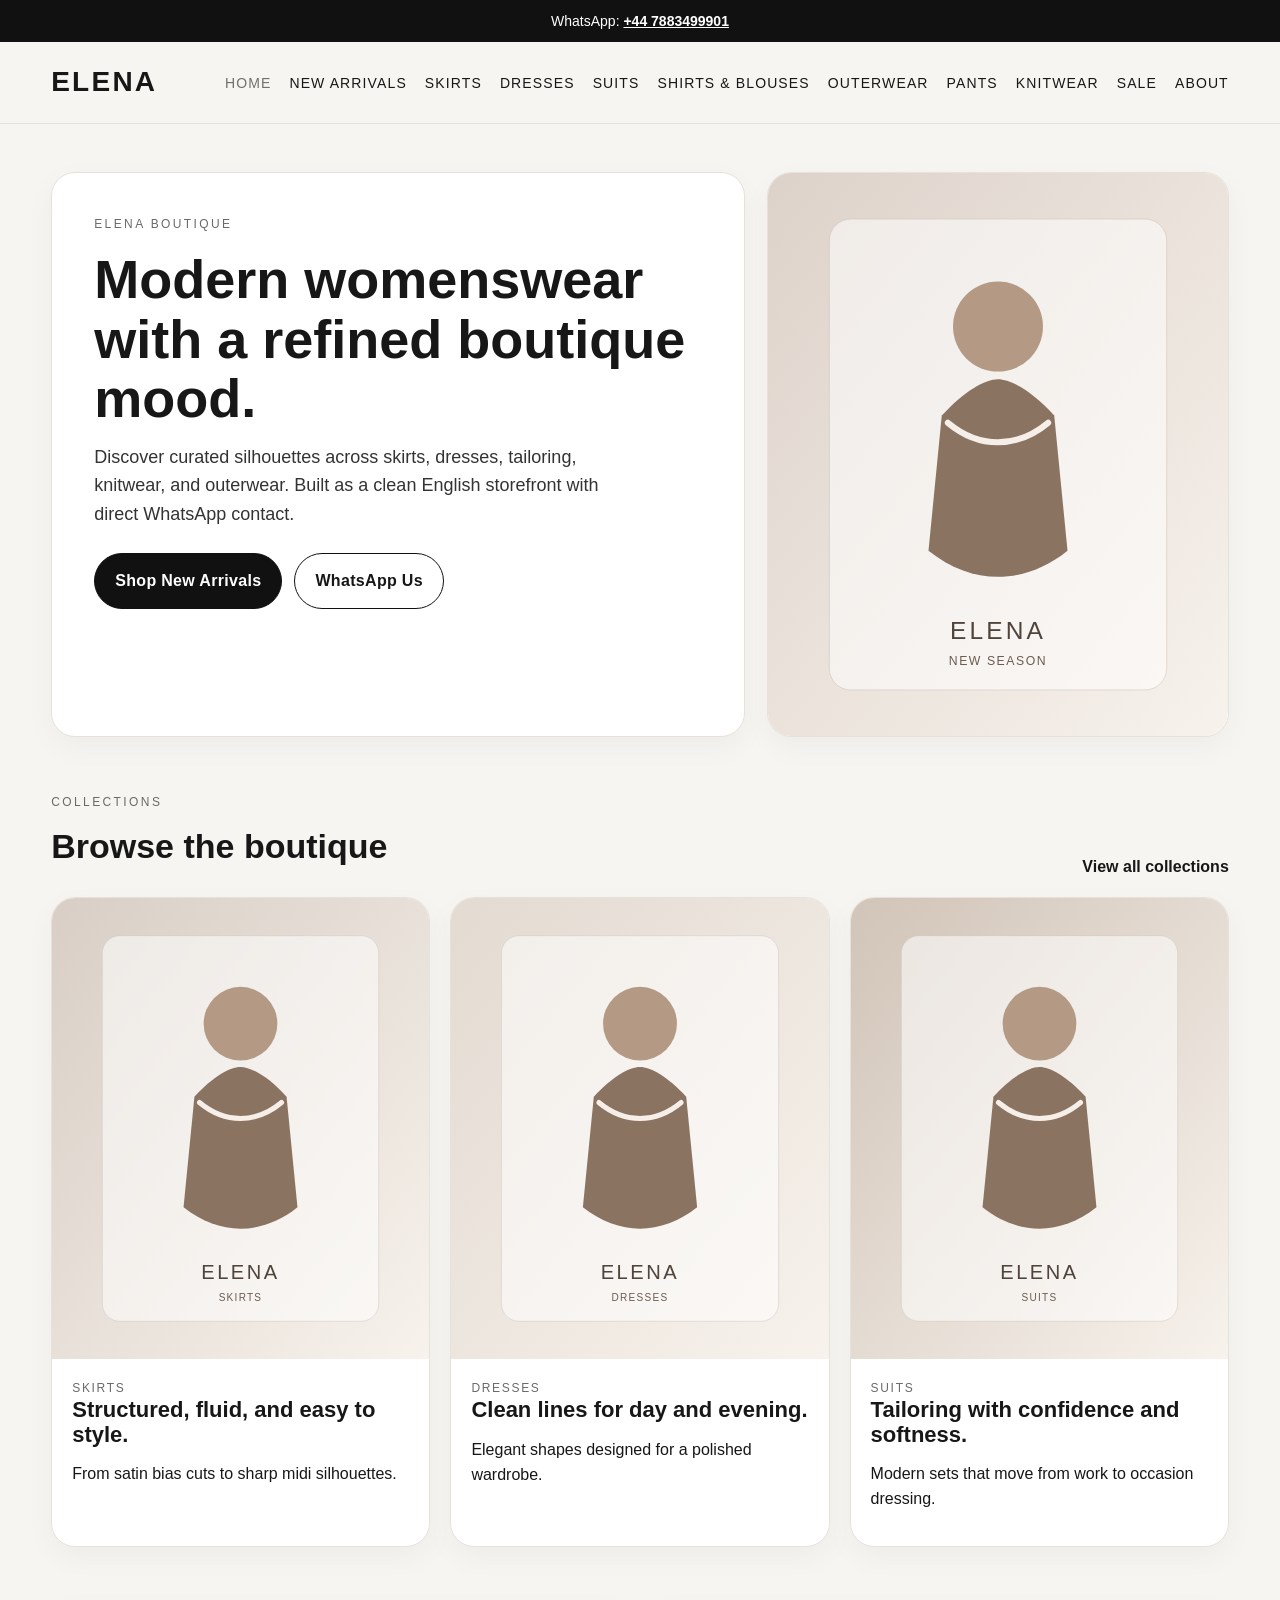
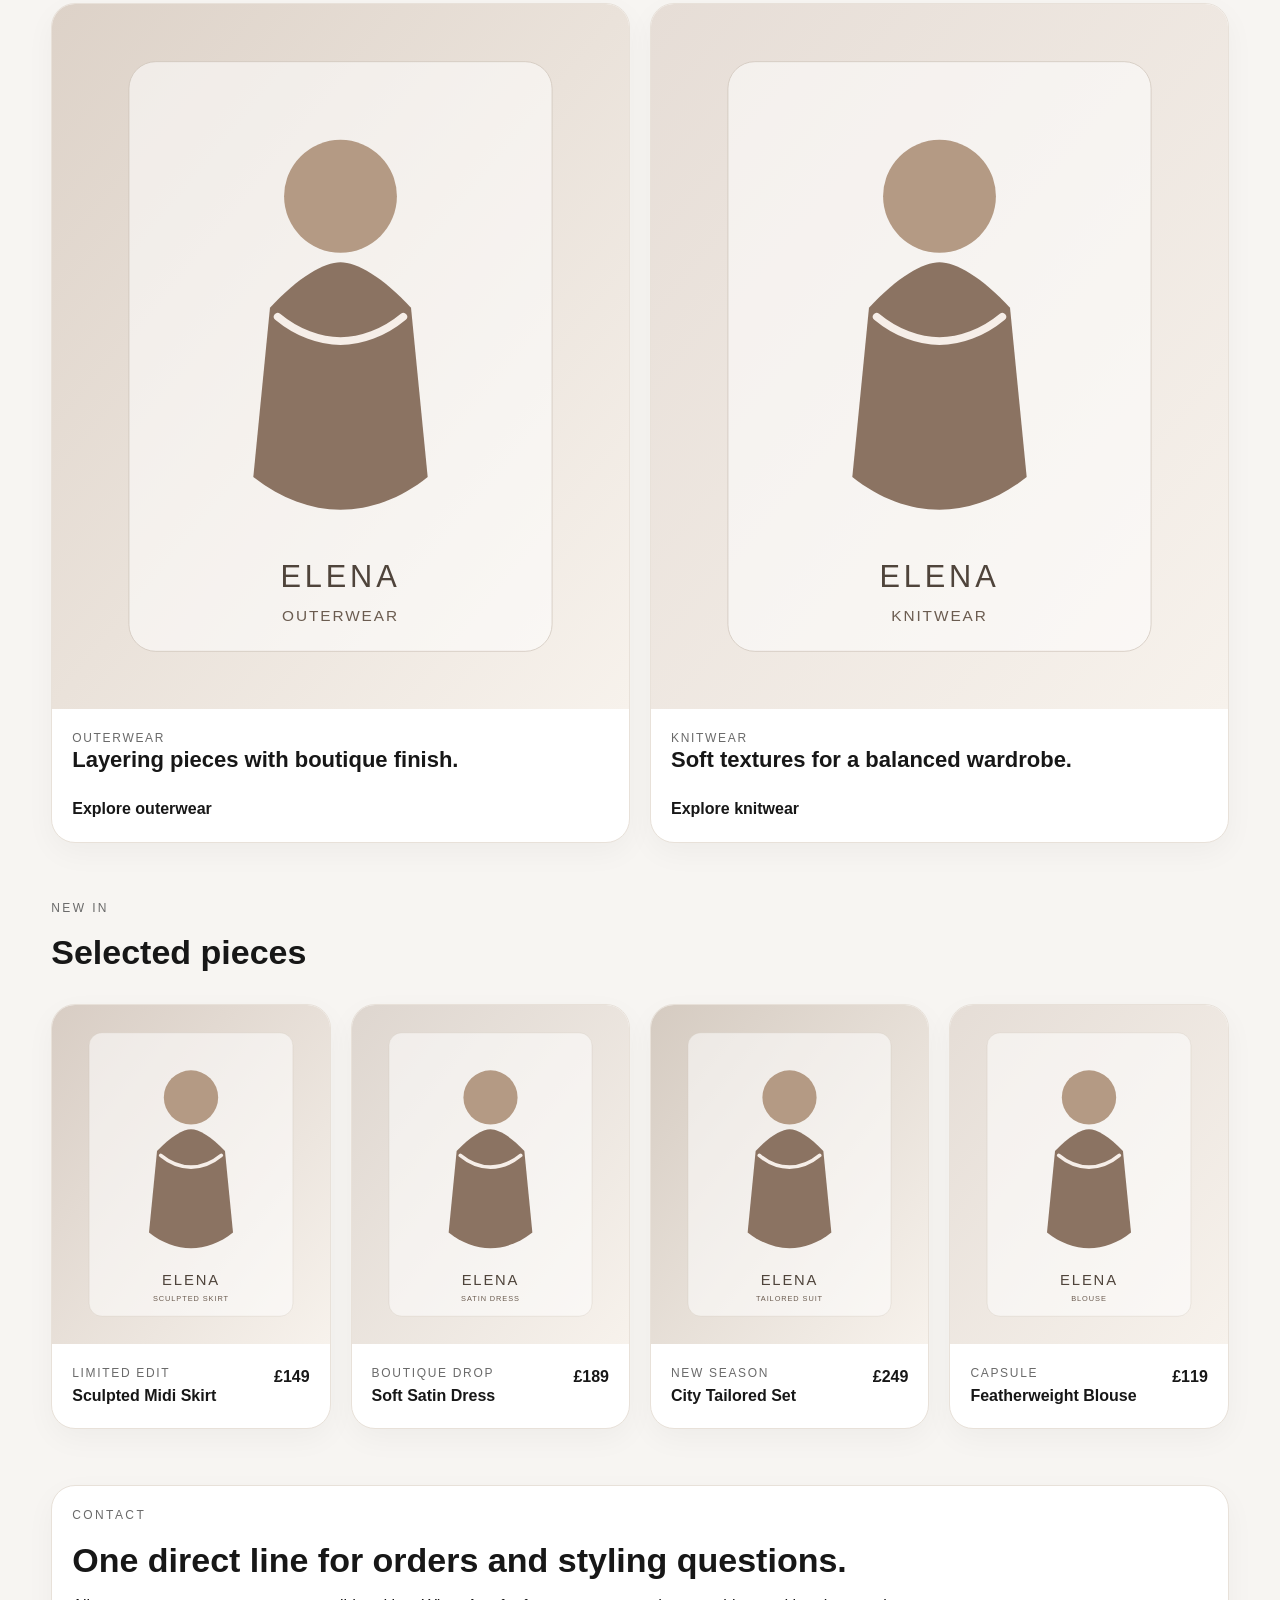
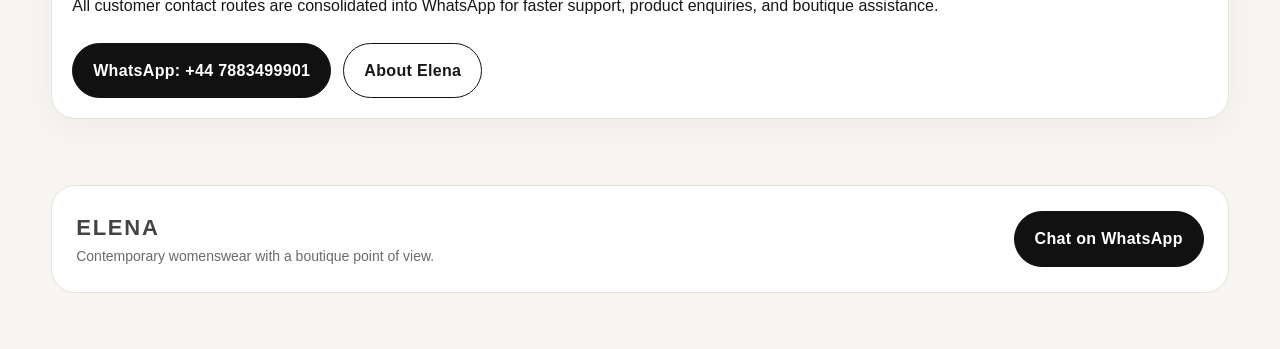
<file: index.html>
<!doctype html>
<html lang="en">
<head>
  <meta charset="utf-8">
  <meta name="viewport" content="width=device-width,initial-scale=1">
  <title>Home | Elena</title>
  <meta name="description" content="Elena boutique womenswear. Explore skirts, dresses, suits, outerwear and more.">
  <link rel="stylesheet" href="styles.css">
</head>
<body>
  
    <div class="topbar">
      <div class="container">WhatsApp:&nbsp;<a href="https://wa.me/447883499901">+44 7883499901</a></div>
    </div>
    <header>
      <div class="container nav-wrap">
        <a class="brand" href="index.html">ELENA</a>
        <nav><a data-nav href="index.html">Home</a><a data-nav href="new-arrivals.html">New Arrivals</a><a data-nav href="skirts.html">Skirts</a><a data-nav href="dresses.html">Dresses</a><a data-nav href="suits.html">Suits</a><a data-nav href="shirts-blouses.html">Shirts & Blouses</a><a data-nav href="outerwear.html">Outerwear</a><a data-nav href="pants.html">Pants</a><a data-nav href="knitwear.html">Knitwear</a><a data-nav href="sale.html">Sale</a><a data-nav href="about.html">About</a></nav>
      </div>
    </header>
    
  
<main>
  <section class="hero">
    <div class="container hero-grid">
      <div class="hero-card">
        <div class="hero-copy">
          <div class="kicker">Elena Boutique</div>
          <h1>Modern womenswear with a refined boutique mood.</h1>
          <p class="lead">Discover curated silhouettes across skirts, dresses, tailoring, knitwear, and outerwear. Built as a clean English storefront with direct WhatsApp contact.</p>
          <div class="actions">
            <a class="btn primary" href="new-arrivals.html">Shop New Arrivals</a>
            <a class="btn secondary" href="https://wa.me/447883499901">WhatsApp Us</a>
          </div>
        </div>
      </div>
      <div class="hero-card">
        <img src="data:image/svg+xml;utf8,%3Csvg%20xmlns%3D%22http%3A//www.w3.org/2000/svg%22%20width%3D%22900%22%20height%3D%221100%22%20viewBox%3D%220%200%20900%201100%22%3E%0A%20%20%20%20%3Cdefs%3E%0A%20%20%20%20%20%20%3ClinearGradient%20id%3D%22g%22%20x1%3D%220%22%20x2%3D%221%22%20y1%3D%220%22%20y2%3D%221%22%3E%0A%20%20%20%20%20%20%20%20%3Cstop%20offset%3D%220%25%22%20stop-color%3D%22%23ddd2ca%22/%3E%0A%20%20%20%20%20%20%20%20%3Cstop%20offset%3D%22100%25%22%20stop-color%3D%22%23f7f2ec%22/%3E%0A%20%20%20%20%20%20%3C/linearGradient%3E%0A%20%20%20%20%3C/defs%3E%0A%20%20%20%20%3Crect%20width%3D%22100%25%22%20height%3D%22100%25%22%20fill%3D%22url%28%23g%29%22/%3E%0A%20%20%20%20%3Crect%20x%3D%22120%22%20y%3D%2290%22%20width%3D%22660%22%20height%3D%22920%22%20rx%3D%2242%22%20fill%3D%22rgba%28255%2C255%2C255%2C.55%29%22%20stroke%3D%22%23cabfb4%22/%3E%0A%20%20%20%20%3Ccircle%20cx%3D%22450%22%20cy%3D%22300%22%20r%3D%2288%22%20fill%3D%22%23b49a84%22/%3E%0A%20%20%20%20%3Cpath%20d%3D%22M340%20474c44-48%2085-71%20110-71s66%2023%20110%2071l26%20264c-42%2034-90%2051-136%2051-47%200-93-17-136-51z%22%20fill%3D%22%238b7362%22/%3E%0A%20%20%20%20%3Cpath%20d%3D%22M352%20488c30%2025%2066%2038%2098%2038s68-13%2098-38%22%20stroke%3D%22%23f6eee8%22%20stroke-width%3D%2212%22%20fill%3D%22none%22%20stroke-linecap%3D%22round%22/%3E%0A%20%20%20%20%3Ctext%20x%3D%22450%22%20y%3D%22910%22%20text-anchor%3D%22middle%22%20font-family%3D%22Arial%2C%20Helvetica%2C%20sans-serif%22%20font-size%3D%2248%22%20letter-spacing%3D%226%22%20fill%3D%22%234f443b%22%3EELENA%3C/text%3E%0A%20%20%20%20%3Ctext%20x%3D%22450%22%20y%3D%22962%22%20text-anchor%3D%22middle%22%20font-family%3D%22Arial%2C%20Helvetica%2C%20sans-serif%22%20font-size%3D%2224%22%20letter-spacing%3D%223%22%20fill%3D%22%236b5c50%22%3ENEW%20SEASON%3C/text%3E%0A%20%20%20%20%3C/svg%3E" alt="Elena new season look">
      </div>
    </div>
  </section>

  <section class="section">
    <div class="container">
      <div class="section-head">
        <div>
          <div class="kicker">Collections</div>
          <h2>Browse the boutique</h2>
        </div>
        <a class="card-link" href="new-arrivals.html">View all collections</a>
      </div>
      <div class="grid-3">
        <a class="feature-card" href="skirts.html">
          <img src="data:image/svg+xml;utf8,%3Csvg%20xmlns%3D%22http%3A//www.w3.org/2000/svg%22%20width%3D%22900%22%20height%3D%221100%22%20viewBox%3D%220%200%20900%201100%22%3E%0A%20%20%20%20%3Cdefs%3E%0A%20%20%20%20%20%20%3ClinearGradient%20id%3D%22g%22%20x1%3D%220%22%20x2%3D%221%22%20y1%3D%220%22%20y2%3D%221%22%3E%0A%20%20%20%20%20%20%20%20%3Cstop%20offset%3D%220%25%22%20stop-color%3D%22%23d8cec5%22/%3E%0A%20%20%20%20%20%20%20%20%3Cstop%20offset%3D%22100%25%22%20stop-color%3D%22%23f7f2ec%22/%3E%0A%20%20%20%20%20%20%3C/linearGradient%3E%0A%20%20%20%20%3C/defs%3E%0A%20%20%20%20%3Crect%20width%3D%22100%25%22%20height%3D%22100%25%22%20fill%3D%22url%28%23g%29%22/%3E%0A%20%20%20%20%3Crect%20x%3D%22120%22%20y%3D%2290%22%20width%3D%22660%22%20height%3D%22920%22%20rx%3D%2242%22%20fill%3D%22rgba%28255%2C255%2C255%2C.55%29%22%20stroke%3D%22%23cabfb4%22/%3E%0A%20%20%20%20%3Ccircle%20cx%3D%22450%22%20cy%3D%22300%22%20r%3D%2288%22%20fill%3D%22%23b49a84%22/%3E%0A%20%20%20%20%3Cpath%20d%3D%22M340%20474c44-48%2085-71%20110-71s66%2023%20110%2071l26%20264c-42%2034-90%2051-136%2051-47%200-93-17-136-51z%22%20fill%3D%22%238b7362%22/%3E%0A%20%20%20%20%3Cpath%20d%3D%22M352%20488c30%2025%2066%2038%2098%2038s68-13%2098-38%22%20stroke%3D%22%23f6eee8%22%20stroke-width%3D%2212%22%20fill%3D%22none%22%20stroke-linecap%3D%22round%22/%3E%0A%20%20%20%20%3Ctext%20x%3D%22450%22%20y%3D%22910%22%20text-anchor%3D%22middle%22%20font-family%3D%22Arial%2C%20Helvetica%2C%20sans-serif%22%20font-size%3D%2248%22%20letter-spacing%3D%226%22%20fill%3D%22%234f443b%22%3EELENA%3C/text%3E%0A%20%20%20%20%3Ctext%20x%3D%22450%22%20y%3D%22962%22%20text-anchor%3D%22middle%22%20font-family%3D%22Arial%2C%20Helvetica%2C%20sans-serif%22%20font-size%3D%2224%22%20letter-spacing%3D%223%22%20fill%3D%22%236b5c50%22%3ESKIRTS%3C/text%3E%0A%20%20%20%20%3C/svg%3E" alt="Skirts">
          <div class="feature-copy"><div class="meta">Skirts</div><h3>Structured, fluid, and easy to style.</h3><p>From satin bias cuts to sharp midi silhouettes.</p></div>
        </a>
        <a class="feature-card" href="dresses.html">
          <img src="data:image/svg+xml;utf8,%3Csvg%20xmlns%3D%22http%3A//www.w3.org/2000/svg%22%20width%3D%22900%22%20height%3D%221100%22%20viewBox%3D%220%200%20900%201100%22%3E%0A%20%20%20%20%3Cdefs%3E%0A%20%20%20%20%20%20%3ClinearGradient%20id%3D%22g%22%20x1%3D%220%22%20x2%3D%221%22%20y1%3D%220%22%20y2%3D%221%22%3E%0A%20%20%20%20%20%20%20%20%3Cstop%20offset%3D%220%25%22%20stop-color%3D%22%23e3dad1%22/%3E%0A%20%20%20%20%20%20%20%20%3Cstop%20offset%3D%22100%25%22%20stop-color%3D%22%23f7f2ec%22/%3E%0A%20%20%20%20%20%20%3C/linearGradient%3E%0A%20%20%20%20%3C/defs%3E%0A%20%20%20%20%3Crect%20width%3D%22100%25%22%20height%3D%22100%25%22%20fill%3D%22url%28%23g%29%22/%3E%0A%20%20%20%20%3Crect%20x%3D%22120%22%20y%3D%2290%22%20width%3D%22660%22%20height%3D%22920%22%20rx%3D%2242%22%20fill%3D%22rgba%28255%2C255%2C255%2C.55%29%22%20stroke%3D%22%23cabfb4%22/%3E%0A%20%20%20%20%3Ccircle%20cx%3D%22450%22%20cy%3D%22300%22%20r%3D%2288%22%20fill%3D%22%23b49a84%22/%3E%0A%20%20%20%20%3Cpath%20d%3D%22M340%20474c44-48%2085-71%20110-71s66%2023%20110%2071l26%20264c-42%2034-90%2051-136%2051-47%200-93-17-136-51z%22%20fill%3D%22%238b7362%22/%3E%0A%20%20%20%20%3Cpath%20d%3D%22M352%20488c30%2025%2066%2038%2098%2038s68-13%2098-38%22%20stroke%3D%22%23f6eee8%22%20stroke-width%3D%2212%22%20fill%3D%22none%22%20stroke-linecap%3D%22round%22/%3E%0A%20%20%20%20%3Ctext%20x%3D%22450%22%20y%3D%22910%22%20text-anchor%3D%22middle%22%20font-family%3D%22Arial%2C%20Helvetica%2C%20sans-serif%22%20font-size%3D%2248%22%20letter-spacing%3D%226%22%20fill%3D%22%234f443b%22%3EELENA%3C/text%3E%0A%20%20%20%20%3Ctext%20x%3D%22450%22%20y%3D%22962%22%20text-anchor%3D%22middle%22%20font-family%3D%22Arial%2C%20Helvetica%2C%20sans-serif%22%20font-size%3D%2224%22%20letter-spacing%3D%223%22%20fill%3D%22%236b5c50%22%3EDRESSES%3C/text%3E%0A%20%20%20%20%3C/svg%3E" alt="Dresses">
          <div class="feature-copy"><div class="meta">Dresses</div><h3>Clean lines for day and evening.</h3><p>Elegant shapes designed for a polished wardrobe.</p></div>
        </a>
        <a class="feature-card" href="suits.html">
          <img src="data:image/svg+xml;utf8,%3Csvg%20xmlns%3D%22http%3A//www.w3.org/2000/svg%22%20width%3D%22900%22%20height%3D%221100%22%20viewBox%3D%220%200%20900%201100%22%3E%0A%20%20%20%20%3Cdefs%3E%0A%20%20%20%20%20%20%3ClinearGradient%20id%3D%22g%22%20x1%3D%220%22%20x2%3D%221%22%20y1%3D%220%22%20y2%3D%221%22%3E%0A%20%20%20%20%20%20%20%20%3Cstop%20offset%3D%220%25%22%20stop-color%3D%22%23d1c4b8%22/%3E%0A%20%20%20%20%20%20%20%20%3Cstop%20offset%3D%22100%25%22%20stop-color%3D%22%23f7f2ec%22/%3E%0A%20%20%20%20%20%20%3C/linearGradient%3E%0A%20%20%20%20%3C/defs%3E%0A%20%20%20%20%3Crect%20width%3D%22100%25%22%20height%3D%22100%25%22%20fill%3D%22url%28%23g%29%22/%3E%0A%20%20%20%20%3Crect%20x%3D%22120%22%20y%3D%2290%22%20width%3D%22660%22%20height%3D%22920%22%20rx%3D%2242%22%20fill%3D%22rgba%28255%2C255%2C255%2C.55%29%22%20stroke%3D%22%23cabfb4%22/%3E%0A%20%20%20%20%3Ccircle%20cx%3D%22450%22%20cy%3D%22300%22%20r%3D%2288%22%20fill%3D%22%23b49a84%22/%3E%0A%20%20%20%20%3Cpath%20d%3D%22M340%20474c44-48%2085-71%20110-71s66%2023%20110%2071l26%20264c-42%2034-90%2051-136%2051-47%200-93-17-136-51z%22%20fill%3D%22%238b7362%22/%3E%0A%20%20%20%20%3Cpath%20d%3D%22M352%20488c30%2025%2066%2038%2098%2038s68-13%2098-38%22%20stroke%3D%22%23f6eee8%22%20stroke-width%3D%2212%22%20fill%3D%22none%22%20stroke-linecap%3D%22round%22/%3E%0A%20%20%20%20%3Ctext%20x%3D%22450%22%20y%3D%22910%22%20text-anchor%3D%22middle%22%20font-family%3D%22Arial%2C%20Helvetica%2C%20sans-serif%22%20font-size%3D%2248%22%20letter-spacing%3D%226%22%20fill%3D%22%234f443b%22%3EELENA%3C/text%3E%0A%20%20%20%20%3Ctext%20x%3D%22450%22%20y%3D%22962%22%20text-anchor%3D%22middle%22%20font-family%3D%22Arial%2C%20Helvetica%2C%20sans-serif%22%20font-size%3D%2224%22%20letter-spacing%3D%223%22%20fill%3D%22%236b5c50%22%3ESUITS%3C/text%3E%0A%20%20%20%20%3C/svg%3E" alt="Suits">
          <div class="feature-copy"><div class="meta">Suits</div><h3>Tailoring with confidence and softness.</h3><p>Modern sets that move from work to occasion dressing.</p></div>
        </a>
      </div>
    </div>
  </section>

  <section class="section">
    <div class="container grid-2">
      <a class="look-card" href="outerwear.html">
        <img src="data:image/svg+xml;utf8,%3Csvg%20xmlns%3D%22http%3A//www.w3.org/2000/svg%22%20width%3D%22900%22%20height%3D%221100%22%20viewBox%3D%220%200%20900%201100%22%3E%0A%20%20%20%20%3Cdefs%3E%0A%20%20%20%20%20%20%3ClinearGradient%20id%3D%22g%22%20x1%3D%220%22%20x2%3D%221%22%20y1%3D%220%22%20y2%3D%221%22%3E%0A%20%20%20%20%20%20%20%20%3Cstop%20offset%3D%220%25%22%20stop-color%3D%22%23ddd2c8%22/%3E%0A%20%20%20%20%20%20%20%20%3Cstop%20offset%3D%22100%25%22%20stop-color%3D%22%23f7f2ec%22/%3E%0A%20%20%20%20%20%20%3C/linearGradient%3E%0A%20%20%20%20%3C/defs%3E%0A%20%20%20%20%3Crect%20width%3D%22100%25%22%20height%3D%22100%25%22%20fill%3D%22url%28%23g%29%22/%3E%0A%20%20%20%20%3Crect%20x%3D%22120%22%20y%3D%2290%22%20width%3D%22660%22%20height%3D%22920%22%20rx%3D%2242%22%20fill%3D%22rgba%28255%2C255%2C255%2C.55%29%22%20stroke%3D%22%23cabfb4%22/%3E%0A%20%20%20%20%3Ccircle%20cx%3D%22450%22%20cy%3D%22300%22%20r%3D%2288%22%20fill%3D%22%23b49a84%22/%3E%0A%20%20%20%20%3Cpath%20d%3D%22M340%20474c44-48%2085-71%20110-71s66%2023%20110%2071l26%20264c-42%2034-90%2051-136%2051-47%200-93-17-136-51z%22%20fill%3D%22%238b7362%22/%3E%0A%20%20%20%20%3Cpath%20d%3D%22M352%20488c30%2025%2066%2038%2098%2038s68-13%2098-38%22%20stroke%3D%22%23f6eee8%22%20stroke-width%3D%2212%22%20fill%3D%22none%22%20stroke-linecap%3D%22round%22/%3E%0A%20%20%20%20%3Ctext%20x%3D%22450%22%20y%3D%22910%22%20text-anchor%3D%22middle%22%20font-family%3D%22Arial%2C%20Helvetica%2C%20sans-serif%22%20font-size%3D%2248%22%20letter-spacing%3D%226%22%20fill%3D%22%234f443b%22%3EELENA%3C/text%3E%0A%20%20%20%20%3Ctext%20x%3D%22450%22%20y%3D%22962%22%20text-anchor%3D%22middle%22%20font-family%3D%22Arial%2C%20Helvetica%2C%20sans-serif%22%20font-size%3D%2224%22%20letter-spacing%3D%223%22%20fill%3D%22%236b5c50%22%3EOUTERWEAR%3C/text%3E%0A%20%20%20%20%3C/svg%3E" alt="Outerwear">
        <div class="look-copy"><div class="meta">Outerwear</div><h3>Layering pieces with boutique finish.</h3><span class="card-link">Explore outerwear</span></div>
      </a>
      <a class="look-card" href="knitwear.html">
        <img src="data:image/svg+xml;utf8,%3Csvg%20xmlns%3D%22http%3A//www.w3.org/2000/svg%22%20width%3D%22900%22%20height%3D%221100%22%20viewBox%3D%220%200%20900%201100%22%3E%0A%20%20%20%20%3Cdefs%3E%0A%20%20%20%20%20%20%3ClinearGradient%20id%3D%22g%22%20x1%3D%220%22%20x2%3D%221%22%20y1%3D%220%22%20y2%3D%221%22%3E%0A%20%20%20%20%20%20%20%20%3Cstop%20offset%3D%220%25%22%20stop-color%3D%22%23e6ddd6%22/%3E%0A%20%20%20%20%20%20%20%20%3Cstop%20offset%3D%22100%25%22%20stop-color%3D%22%23f7f2ec%22/%3E%0A%20%20%20%20%20%20%3C/linearGradient%3E%0A%20%20%20%20%3C/defs%3E%0A%20%20%20%20%3Crect%20width%3D%22100%25%22%20height%3D%22100%25%22%20fill%3D%22url%28%23g%29%22/%3E%0A%20%20%20%20%3Crect%20x%3D%22120%22%20y%3D%2290%22%20width%3D%22660%22%20height%3D%22920%22%20rx%3D%2242%22%20fill%3D%22rgba%28255%2C255%2C255%2C.55%29%22%20stroke%3D%22%23cabfb4%22/%3E%0A%20%20%20%20%3Ccircle%20cx%3D%22450%22%20cy%3D%22300%22%20r%3D%2288%22%20fill%3D%22%23b49a84%22/%3E%0A%20%20%20%20%3Cpath%20d%3D%22M340%20474c44-48%2085-71%20110-71s66%2023%20110%2071l26%20264c-42%2034-90%2051-136%2051-47%200-93-17-136-51z%22%20fill%3D%22%238b7362%22/%3E%0A%20%20%20%20%3Cpath%20d%3D%22M352%20488c30%2025%2066%2038%2098%2038s68-13%2098-38%22%20stroke%3D%22%23f6eee8%22%20stroke-width%3D%2212%22%20fill%3D%22none%22%20stroke-linecap%3D%22round%22/%3E%0A%20%20%20%20%3Ctext%20x%3D%22450%22%20y%3D%22910%22%20text-anchor%3D%22middle%22%20font-family%3D%22Arial%2C%20Helvetica%2C%20sans-serif%22%20font-size%3D%2248%22%20letter-spacing%3D%226%22%20fill%3D%22%234f443b%22%3EELENA%3C/text%3E%0A%20%20%20%20%3Ctext%20x%3D%22450%22%20y%3D%22962%22%20text-anchor%3D%22middle%22%20font-family%3D%22Arial%2C%20Helvetica%2C%20sans-serif%22%20font-size%3D%2224%22%20letter-spacing%3D%223%22%20fill%3D%22%236b5c50%22%3EKNITWEAR%3C/text%3E%0A%20%20%20%20%3C/svg%3E" alt="Knitwear">
        <div class="look-copy"><div class="meta">Knitwear</div><h3>Soft textures for a balanced wardrobe.</h3><span class="card-link">Explore knitwear</span></div>
      </a>
    </div>
  </section>

  <section class="section">
    <div class="container">
      <div class="section-head">
        <div>
          <div class="kicker">New in</div>
          <h2>Selected pieces</h2>
        </div>
      </div>
      <div class="grid-4">
        
        <a class="product-card" href="new-arrivals.html">
          <img src="data:image/svg+xml;utf8,%3Csvg%20xmlns%3D%22http%3A//www.w3.org/2000/svg%22%20width%3D%22900%22%20height%3D%221100%22%20viewBox%3D%220%200%20900%201100%22%3E%0A%20%20%20%20%3Cdefs%3E%0A%20%20%20%20%20%20%3ClinearGradient%20id%3D%22g%22%20x1%3D%220%22%20x2%3D%221%22%20y1%3D%220%22%20y2%3D%221%22%3E%0A%20%20%20%20%20%20%20%20%3Cstop%20offset%3D%220%25%22%20stop-color%3D%22%23d8cdc4%22/%3E%0A%20%20%20%20%20%20%20%20%3Cstop%20offset%3D%22100%25%22%20stop-color%3D%22%23f7f2ec%22/%3E%0A%20%20%20%20%20%20%3C/linearGradient%3E%0A%20%20%20%20%3C/defs%3E%0A%20%20%20%20%3Crect%20width%3D%22100%25%22%20height%3D%22100%25%22%20fill%3D%22url%28%23g%29%22/%3E%0A%20%20%20%20%3Crect%20x%3D%22120%22%20y%3D%2290%22%20width%3D%22660%22%20height%3D%22920%22%20rx%3D%2242%22%20fill%3D%22rgba%28255%2C255%2C255%2C.55%29%22%20stroke%3D%22%23cabfb4%22/%3E%0A%20%20%20%20%3Ccircle%20cx%3D%22450%22%20cy%3D%22300%22%20r%3D%2288%22%20fill%3D%22%23b49a84%22/%3E%0A%20%20%20%20%3Cpath%20d%3D%22M340%20474c44-48%2085-71%20110-71s66%2023%20110%2071l26%20264c-42%2034-90%2051-136%2051-47%200-93-17-136-51z%22%20fill%3D%22%238b7362%22/%3E%0A%20%20%20%20%3Cpath%20d%3D%22M352%20488c30%2025%2066%2038%2098%2038s68-13%2098-38%22%20stroke%3D%22%23f6eee8%22%20stroke-width%3D%2212%22%20fill%3D%22none%22%20stroke-linecap%3D%22round%22/%3E%0A%20%20%20%20%3Ctext%20x%3D%22450%22%20y%3D%22910%22%20text-anchor%3D%22middle%22%20font-family%3D%22Arial%2C%20Helvetica%2C%20sans-serif%22%20font-size%3D%2248%22%20letter-spacing%3D%226%22%20fill%3D%22%234f443b%22%3EELENA%3C/text%3E%0A%20%20%20%20%3Ctext%20x%3D%22450%22%20y%3D%22962%22%20text-anchor%3D%22middle%22%20font-family%3D%22Arial%2C%20Helvetica%2C%20sans-serif%22%20font-size%3D%2224%22%20letter-spacing%3D%223%22%20fill%3D%22%236b5c50%22%3ESCULPTED%20SKIRT%3C/text%3E%0A%20%20%20%20%3C/svg%3E" alt="Sculpted Midi Skirt">
          <div class="product-copy">
            <div><div class="meta">Limited Edit</div><strong>Sculpted Midi Skirt</strong></div>
            <div class="price">£149</div>
          </div>
        </a>
        <a class="product-card" href="new-arrivals.html">
          <img src="data:image/svg+xml;utf8,%3Csvg%20xmlns%3D%22http%3A//www.w3.org/2000/svg%22%20width%3D%22900%22%20height%3D%221100%22%20viewBox%3D%220%200%20900%201100%22%3E%0A%20%20%20%20%3Cdefs%3E%0A%20%20%20%20%20%20%3ClinearGradient%20id%3D%22g%22%20x1%3D%220%22%20x2%3D%221%22%20y1%3D%220%22%20y2%3D%221%22%3E%0A%20%20%20%20%20%20%20%20%3Cstop%20offset%3D%220%25%22%20stop-color%3D%22%23ded6cf%22/%3E%0A%20%20%20%20%20%20%20%20%3Cstop%20offset%3D%22100%25%22%20stop-color%3D%22%23f7f2ec%22/%3E%0A%20%20%20%20%20%20%3C/linearGradient%3E%0A%20%20%20%20%3C/defs%3E%0A%20%20%20%20%3Crect%20width%3D%22100%25%22%20height%3D%22100%25%22%20fill%3D%22url%28%23g%29%22/%3E%0A%20%20%20%20%3Crect%20x%3D%22120%22%20y%3D%2290%22%20width%3D%22660%22%20height%3D%22920%22%20rx%3D%2242%22%20fill%3D%22rgba%28255%2C255%2C255%2C.55%29%22%20stroke%3D%22%23cabfb4%22/%3E%0A%20%20%20%20%3Ccircle%20cx%3D%22450%22%20cy%3D%22300%22%20r%3D%2288%22%20fill%3D%22%23b49a84%22/%3E%0A%20%20%20%20%3Cpath%20d%3D%22M340%20474c44-48%2085-71%20110-71s66%2023%20110%2071l26%20264c-42%2034-90%2051-136%2051-47%200-93-17-136-51z%22%20fill%3D%22%238b7362%22/%3E%0A%20%20%20%20%3Cpath%20d%3D%22M352%20488c30%2025%2066%2038%2098%2038s68-13%2098-38%22%20stroke%3D%22%23f6eee8%22%20stroke-width%3D%2212%22%20fill%3D%22none%22%20stroke-linecap%3D%22round%22/%3E%0A%20%20%20%20%3Ctext%20x%3D%22450%22%20y%3D%22910%22%20text-anchor%3D%22middle%22%20font-family%3D%22Arial%2C%20Helvetica%2C%20sans-serif%22%20font-size%3D%2248%22%20letter-spacing%3D%226%22%20fill%3D%22%234f443b%22%3EELENA%3C/text%3E%0A%20%20%20%20%3Ctext%20x%3D%22450%22%20y%3D%22962%22%20text-anchor%3D%22middle%22%20font-family%3D%22Arial%2C%20Helvetica%2C%20sans-serif%22%20font-size%3D%2224%22%20letter-spacing%3D%223%22%20fill%3D%22%236b5c50%22%3ESATIN%20DRESS%3C/text%3E%0A%20%20%20%20%3C/svg%3E" alt="Soft Satin Dress">
          <div class="product-copy">
            <div><div class="meta">Boutique Drop</div><strong>Soft Satin Dress</strong></div>
            <div class="price">£189</div>
          </div>
        </a>
        <a class="product-card" href="new-arrivals.html">
          <img src="data:image/svg+xml;utf8,%3Csvg%20xmlns%3D%22http%3A//www.w3.org/2000/svg%22%20width%3D%22900%22%20height%3D%221100%22%20viewBox%3D%220%200%20900%201100%22%3E%0A%20%20%20%20%3Cdefs%3E%0A%20%20%20%20%20%20%3ClinearGradient%20id%3D%22g%22%20x1%3D%220%22%20x2%3D%221%22%20y1%3D%220%22%20y2%3D%221%22%3E%0A%20%20%20%20%20%20%20%20%3Cstop%20offset%3D%220%25%22%20stop-color%3D%22%23d5cbc1%22/%3E%0A%20%20%20%20%20%20%20%20%3Cstop%20offset%3D%22100%25%22%20stop-color%3D%22%23f7f2ec%22/%3E%0A%20%20%20%20%20%20%3C/linearGradient%3E%0A%20%20%20%20%3C/defs%3E%0A%20%20%20%20%3Crect%20width%3D%22100%25%22%20height%3D%22100%25%22%20fill%3D%22url%28%23g%29%22/%3E%0A%20%20%20%20%3Crect%20x%3D%22120%22%20y%3D%2290%22%20width%3D%22660%22%20height%3D%22920%22%20rx%3D%2242%22%20fill%3D%22rgba%28255%2C255%2C255%2C.55%29%22%20stroke%3D%22%23cabfb4%22/%3E%0A%20%20%20%20%3Ccircle%20cx%3D%22450%22%20cy%3D%22300%22%20r%3D%2288%22%20fill%3D%22%23b49a84%22/%3E%0A%20%20%20%20%3Cpath%20d%3D%22M340%20474c44-48%2085-71%20110-71s66%2023%20110%2071l26%20264c-42%2034-90%2051-136%2051-47%200-93-17-136-51z%22%20fill%3D%22%238b7362%22/%3E%0A%20%20%20%20%3Cpath%20d%3D%22M352%20488c30%2025%2066%2038%2098%2038s68-13%2098-38%22%20stroke%3D%22%23f6eee8%22%20stroke-width%3D%2212%22%20fill%3D%22none%22%20stroke-linecap%3D%22round%22/%3E%0A%20%20%20%20%3Ctext%20x%3D%22450%22%20y%3D%22910%22%20text-anchor%3D%22middle%22%20font-family%3D%22Arial%2C%20Helvetica%2C%20sans-serif%22%20font-size%3D%2248%22%20letter-spacing%3D%226%22%20fill%3D%22%234f443b%22%3EELENA%3C/text%3E%0A%20%20%20%20%3Ctext%20x%3D%22450%22%20y%3D%22962%22%20text-anchor%3D%22middle%22%20font-family%3D%22Arial%2C%20Helvetica%2C%20sans-serif%22%20font-size%3D%2224%22%20letter-spacing%3D%223%22%20fill%3D%22%236b5c50%22%3ETAILORED%20SUIT%3C/text%3E%0A%20%20%20%20%3C/svg%3E" alt="City Tailored Set">
          <div class="product-copy">
            <div><div class="meta">New Season</div><strong>City Tailored Set</strong></div>
            <div class="price">£249</div>
          </div>
        </a>
        <a class="product-card" href="new-arrivals.html">
          <img src="data:image/svg+xml;utf8,%3Csvg%20xmlns%3D%22http%3A//www.w3.org/2000/svg%22%20width%3D%22900%22%20height%3D%221100%22%20viewBox%3D%220%200%20900%201100%22%3E%0A%20%20%20%20%3Cdefs%3E%0A%20%20%20%20%20%20%3ClinearGradient%20id%3D%22g%22%20x1%3D%220%22%20x2%3D%221%22%20y1%3D%220%22%20y2%3D%221%22%3E%0A%20%20%20%20%20%20%20%20%3Cstop%20offset%3D%220%25%22%20stop-color%3D%22%23e5ddd6%22/%3E%0A%20%20%20%20%20%20%20%20%3Cstop%20offset%3D%22100%25%22%20stop-color%3D%22%23f7f2ec%22/%3E%0A%20%20%20%20%20%20%3C/linearGradient%3E%0A%20%20%20%20%3C/defs%3E%0A%20%20%20%20%3Crect%20width%3D%22100%25%22%20height%3D%22100%25%22%20fill%3D%22url%28%23g%29%22/%3E%0A%20%20%20%20%3Crect%20x%3D%22120%22%20y%3D%2290%22%20width%3D%22660%22%20height%3D%22920%22%20rx%3D%2242%22%20fill%3D%22rgba%28255%2C255%2C255%2C.55%29%22%20stroke%3D%22%23cabfb4%22/%3E%0A%20%20%20%20%3Ccircle%20cx%3D%22450%22%20cy%3D%22300%22%20r%3D%2288%22%20fill%3D%22%23b49a84%22/%3E%0A%20%20%20%20%3Cpath%20d%3D%22M340%20474c44-48%2085-71%20110-71s66%2023%20110%2071l26%20264c-42%2034-90%2051-136%2051-47%200-93-17-136-51z%22%20fill%3D%22%238b7362%22/%3E%0A%20%20%20%20%3Cpath%20d%3D%22M352%20488c30%2025%2066%2038%2098%2038s68-13%2098-38%22%20stroke%3D%22%23f6eee8%22%20stroke-width%3D%2212%22%20fill%3D%22none%22%20stroke-linecap%3D%22round%22/%3E%0A%20%20%20%20%3Ctext%20x%3D%22450%22%20y%3D%22910%22%20text-anchor%3D%22middle%22%20font-family%3D%22Arial%2C%20Helvetica%2C%20sans-serif%22%20font-size%3D%2248%22%20letter-spacing%3D%226%22%20fill%3D%22%234f443b%22%3EELENA%3C/text%3E%0A%20%20%20%20%3Ctext%20x%3D%22450%22%20y%3D%22962%22%20text-anchor%3D%22middle%22%20font-family%3D%22Arial%2C%20Helvetica%2C%20sans-serif%22%20font-size%3D%2224%22%20letter-spacing%3D%223%22%20fill%3D%22%236b5c50%22%3EBLOUSE%3C/text%3E%0A%20%20%20%20%3C/svg%3E" alt="Featherweight Blouse">
          <div class="product-copy">
            <div><div class="meta">Capsule</div><strong>Featherweight Blouse</strong></div>
            <div class="price">£119</div>
          </div>
        </a>
      </div>
    </div>
  </section>

  <section class="section">
    <div class="container">
      <div class="about-card">
        <div class="about-copy">
          <div class="kicker">Contact</div>
          <h2>One direct line for orders and styling questions.</h2>
          <p>All customer contact routes are consolidated into WhatsApp for faster support, product enquiries, and boutique assistance.</p>
          <div class="actions">
            <a class="btn primary" href="https://wa.me/447883499901">WhatsApp: +44 7883499901</a>
            <a class="btn secondary" href="about.html">About Elena</a>
          </div>
        </div>
      </div>
    </div>
  </section>
</main>

  
    <footer>
      <div class="container">
        <div class="footer-box">
          <div>
            <div class="brand" style="font-size:22px">ELENA</div>
            <div class="small">Contemporary womenswear with a boutique point of view.</div>
          </div>
          <div>
            <a class="btn primary" href="https://wa.me/447883499901">Chat on WhatsApp</a>
          </div>
        </div>
      </div>
    </footer>
    <script src="script.js"></script>
    
</body>
</html>
</file>
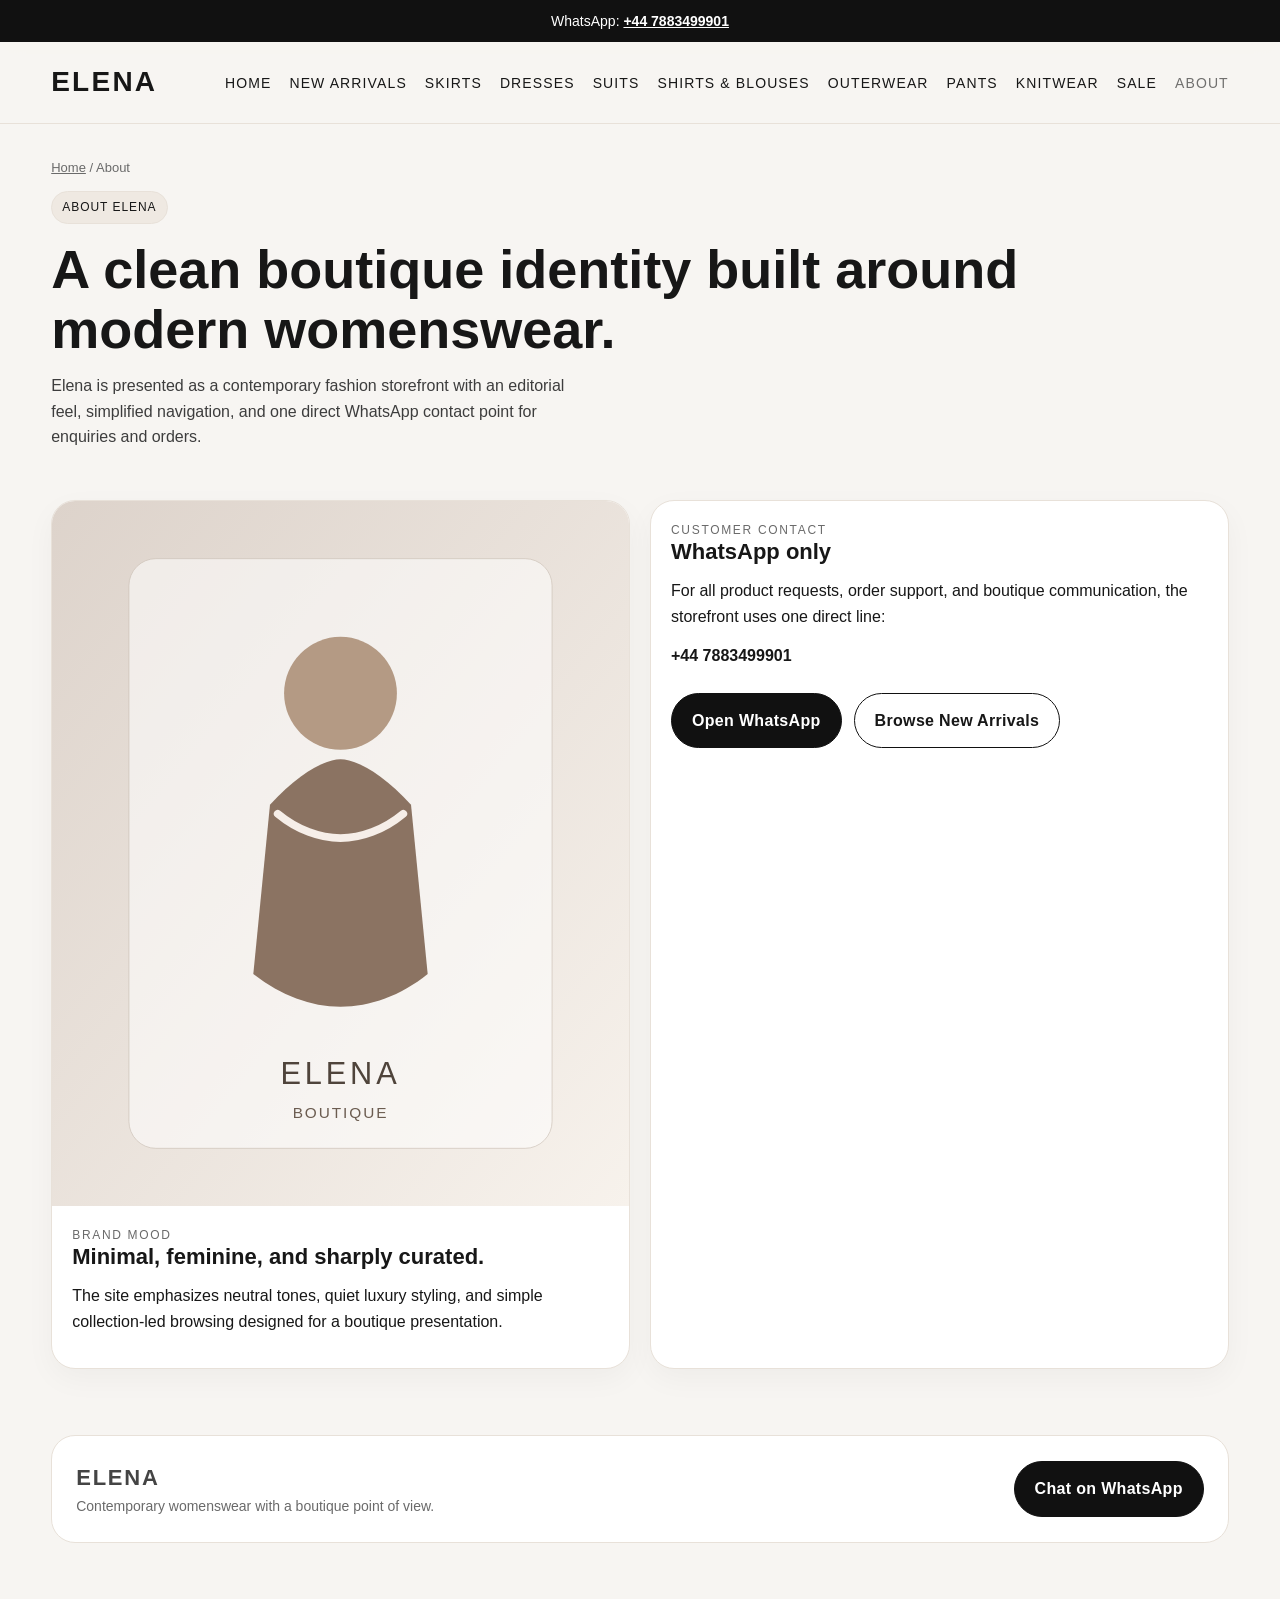
<file: about.html>
<!doctype html>
<html lang="en">
<head>
  <meta charset="utf-8">
  <meta name="viewport" content="width=device-width,initial-scale=1">
  <title>About | Elena</title>
  <meta name="description" content="Elena boutique womenswear. Explore skirts, dresses, suits, outerwear and more.">
  <link rel="stylesheet" href="styles.css">
</head>
<body>
  
    <div class="topbar">
      <div class="container">WhatsApp:&nbsp;<a href="https://wa.me/447883499901">+44 7883499901</a></div>
    </div>
    <header>
      <div class="container nav-wrap">
        <a class="brand" href="index.html">ELENA</a>
        <nav><a data-nav href="index.html">Home</a><a data-nav href="new-arrivals.html">New Arrivals</a><a data-nav href="skirts.html">Skirts</a><a data-nav href="dresses.html">Dresses</a><a data-nav href="suits.html">Suits</a><a data-nav href="shirts-blouses.html">Shirts & Blouses</a><a data-nav href="outerwear.html">Outerwear</a><a data-nav href="pants.html">Pants</a><a data-nav href="knitwear.html">Knitwear</a><a data-nav href="sale.html">Sale</a><a data-nav href="about.html">About</a></nav>
      </div>
    </header>
    
  
<main>
  <section class="page-intro">
    <div class="container">
      <div class="breadcrumb"><a href="index.html">Home</a> / About</div>
      <span class="badge">About Elena</span>
      <h1 style="margin-top:16px">A clean boutique identity built around modern womenswear.</h1>
      <p>Elena is presented as a contemporary fashion storefront with an editorial feel, simplified navigation, and one direct WhatsApp contact point for enquiries and orders.</p>
    </div>
  </section>
  <section class="section">
    <div class="container grid-2">
      <div class="content-card">
        <img src="data:image/svg+xml;utf8,%3Csvg%20xmlns%3D%22http%3A//www.w3.org/2000/svg%22%20width%3D%22900%22%20height%3D%221100%22%20viewBox%3D%220%200%20900%201100%22%3E%0A%20%20%20%20%3Cdefs%3E%0A%20%20%20%20%20%20%3ClinearGradient%20id%3D%22g%22%20x1%3D%220%22%20x2%3D%221%22%20y1%3D%220%22%20y2%3D%221%22%3E%0A%20%20%20%20%20%20%20%20%3Cstop%20offset%3D%220%25%22%20stop-color%3D%22%23ddd3cb%22/%3E%0A%20%20%20%20%20%20%20%20%3Cstop%20offset%3D%22100%25%22%20stop-color%3D%22%23f7f2ec%22/%3E%0A%20%20%20%20%20%20%3C/linearGradient%3E%0A%20%20%20%20%3C/defs%3E%0A%20%20%20%20%3Crect%20width%3D%22100%25%22%20height%3D%22100%25%22%20fill%3D%22url%28%23g%29%22/%3E%0A%20%20%20%20%3Crect%20x%3D%22120%22%20y%3D%2290%22%20width%3D%22660%22%20height%3D%22920%22%20rx%3D%2242%22%20fill%3D%22rgba%28255%2C255%2C255%2C.55%29%22%20stroke%3D%22%23cabfb4%22/%3E%0A%20%20%20%20%3Ccircle%20cx%3D%22450%22%20cy%3D%22300%22%20r%3D%2288%22%20fill%3D%22%23b49a84%22/%3E%0A%20%20%20%20%3Cpath%20d%3D%22M340%20474c44-48%2085-71%20110-71s66%2023%20110%2071l26%20264c-42%2034-90%2051-136%2051-47%200-93-17-136-51z%22%20fill%3D%22%238b7362%22/%3E%0A%20%20%20%20%3Cpath%20d%3D%22M352%20488c30%2025%2066%2038%2098%2038s68-13%2098-38%22%20stroke%3D%22%23f6eee8%22%20stroke-width%3D%2212%22%20fill%3D%22none%22%20stroke-linecap%3D%22round%22/%3E%0A%20%20%20%20%3Ctext%20x%3D%22450%22%20y%3D%22910%22%20text-anchor%3D%22middle%22%20font-family%3D%22Arial%2C%20Helvetica%2C%20sans-serif%22%20font-size%3D%2248%22%20letter-spacing%3D%226%22%20fill%3D%22%234f443b%22%3EELENA%3C/text%3E%0A%20%20%20%20%3Ctext%20x%3D%22450%22%20y%3D%22962%22%20text-anchor%3D%22middle%22%20font-family%3D%22Arial%2C%20Helvetica%2C%20sans-serif%22%20font-size%3D%2224%22%20letter-spacing%3D%223%22%20fill%3D%22%236b5c50%22%3EBOUTIQUE%3C/text%3E%0A%20%20%20%20%3C/svg%3E" alt="Elena boutique visual">
        <div class="content-copy">
          <div class="meta">Brand Mood</div>
          <h3>Minimal, feminine, and sharply curated.</h3>
          <p>The site emphasizes neutral tones, quiet luxury styling, and simple collection-led browsing designed for a boutique presentation.</p>
        </div>
      </div>
      <div class="content-card">
        <div class="content-copy">
          <div class="meta">Customer Contact</div>
          <h3>WhatsApp only</h3>
          <p>For all product requests, order support, and boutique communication, the storefront uses one direct line:</p>
          <p><strong>+44 7883499901</strong></p>
          <div class="actions">
            <a class="btn primary" href="https://wa.me/447883499901">Open WhatsApp</a>
            <a class="btn secondary" href="new-arrivals.html">Browse New Arrivals</a>
          </div>
        </div>
      </div>
    </div>
  </section>
</main>

  
    <footer>
      <div class="container">
        <div class="footer-box">
          <div>
            <div class="brand" style="font-size:22px">ELENA</div>
            <div class="small">Contemporary womenswear with a boutique point of view.</div>
          </div>
          <div>
            <a class="btn primary" href="https://wa.me/447883499901">Chat on WhatsApp</a>
          </div>
        </div>
      </div>
    </footer>
    <script src="script.js"></script>
    
</body>
</html>
</file>
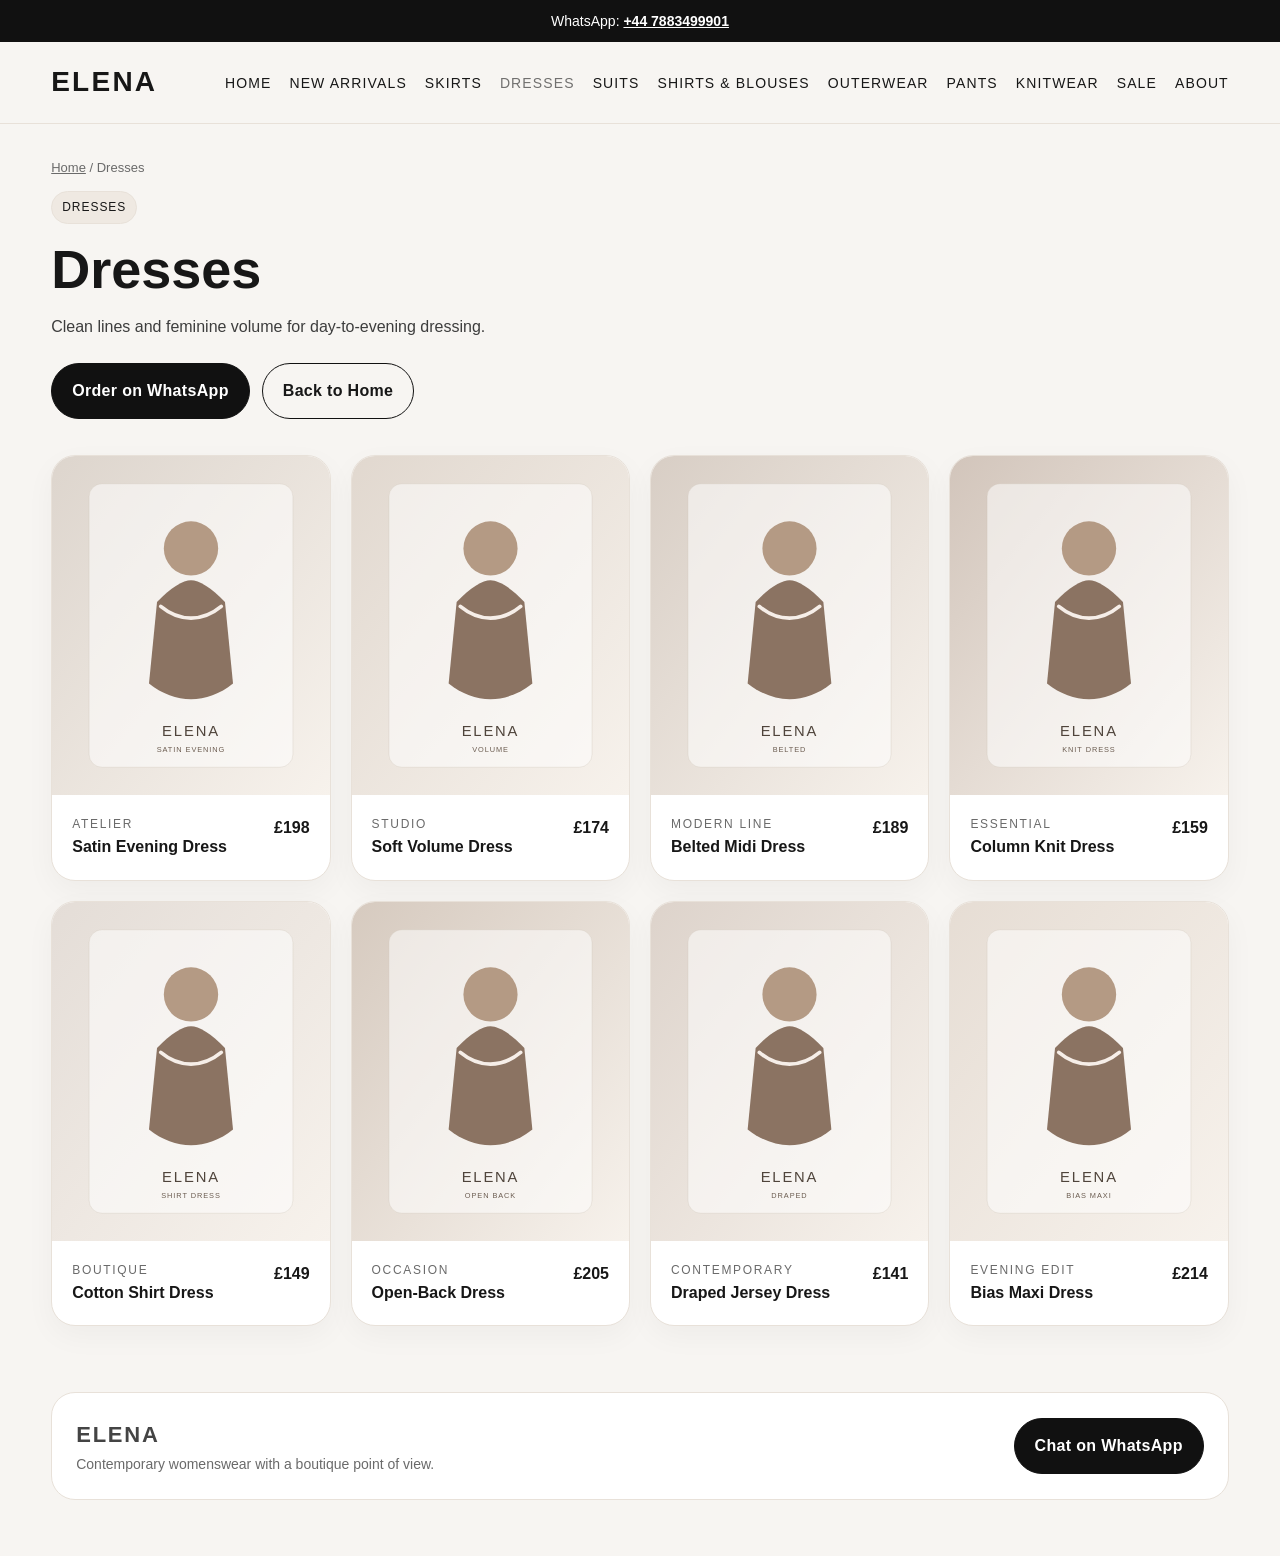
<file: dresses.html>
<!doctype html>
<html lang="en">
<head>
  <meta charset="utf-8">
  <meta name="viewport" content="width=device-width,initial-scale=1">
  <title>Dresses | Elena</title>
  <meta name="description" content="Elena boutique womenswear. Explore skirts, dresses, suits, outerwear and more.">
  <link rel="stylesheet" href="styles.css">
</head>
<body>
  
    <div class="topbar">
      <div class="container">WhatsApp:&nbsp;<a href="https://wa.me/447883499901">+44 7883499901</a></div>
    </div>
    <header>
      <div class="container nav-wrap">
        <a class="brand" href="index.html">ELENA</a>
        <nav><a data-nav href="index.html">Home</a><a data-nav href="new-arrivals.html">New Arrivals</a><a data-nav href="skirts.html">Skirts</a><a data-nav href="dresses.html">Dresses</a><a data-nav href="suits.html">Suits</a><a data-nav href="shirts-blouses.html">Shirts & Blouses</a><a data-nav href="outerwear.html">Outerwear</a><a data-nav href="pants.html">Pants</a><a data-nav href="knitwear.html">Knitwear</a><a data-nav href="sale.html">Sale</a><a data-nav href="about.html">About</a></nav>
      </div>
    </header>
    
  
    <main>
      <section class="page-intro">
        <div class="container">
          <div class="breadcrumb"><a href="index.html">Home</a> / Dresses</div>
          <span class="badge">Dresses</span>
          <h1 style="margin-top:16px">Dresses</h1>
          <p>Clean lines and feminine volume for day-to-evening dressing.</p>
          <div class="actions">
            <a class="btn primary" href="https://wa.me/447883499901">Order on WhatsApp</a>
            <a class="btn secondary" href="index.html">Back to Home</a>
          </div>
        </div>
      </section>
      <section class="section">
        <div class="container">
          <div class="grid-4">
            
    <article class="product-card">
      <img src="data:image/svg+xml;utf8,%3Csvg%20xmlns%3D%22http%3A//www.w3.org/2000/svg%22%20width%3D%22900%22%20height%3D%221100%22%20viewBox%3D%220%200%20900%201100%22%3E%0A%20%20%20%20%3Cdefs%3E%0A%20%20%20%20%20%20%3ClinearGradient%20id%3D%22g%22%20x1%3D%220%22%20x2%3D%221%22%20y1%3D%220%22%20y2%3D%221%22%3E%0A%20%20%20%20%20%20%20%20%3Cstop%20offset%3D%220%25%22%20stop-color%3D%22%23ddd5cd%22/%3E%0A%20%20%20%20%20%20%20%20%3Cstop%20offset%3D%22100%25%22%20stop-color%3D%22%23f7f2ec%22/%3E%0A%20%20%20%20%20%20%3C/linearGradient%3E%0A%20%20%20%20%3C/defs%3E%0A%20%20%20%20%3Crect%20width%3D%22100%25%22%20height%3D%22100%25%22%20fill%3D%22url%28%23g%29%22/%3E%0A%20%20%20%20%3Crect%20x%3D%22120%22%20y%3D%2290%22%20width%3D%22660%22%20height%3D%22920%22%20rx%3D%2242%22%20fill%3D%22rgba%28255%2C255%2C255%2C.55%29%22%20stroke%3D%22%23cabfb4%22/%3E%0A%20%20%20%20%3Ccircle%20cx%3D%22450%22%20cy%3D%22300%22%20r%3D%2288%22%20fill%3D%22%23b49a84%22/%3E%0A%20%20%20%20%3Cpath%20d%3D%22M340%20474c44-48%2085-71%20110-71s66%2023%20110%2071l26%20264c-42%2034-90%2051-136%2051-47%200-93-17-136-51z%22%20fill%3D%22%238b7362%22/%3E%0A%20%20%20%20%3Cpath%20d%3D%22M352%20488c30%2025%2066%2038%2098%2038s68-13%2098-38%22%20stroke%3D%22%23f6eee8%22%20stroke-width%3D%2212%22%20fill%3D%22none%22%20stroke-linecap%3D%22round%22/%3E%0A%20%20%20%20%3Ctext%20x%3D%22450%22%20y%3D%22910%22%20text-anchor%3D%22middle%22%20font-family%3D%22Arial%2C%20Helvetica%2C%20sans-serif%22%20font-size%3D%2248%22%20letter-spacing%3D%226%22%20fill%3D%22%234f443b%22%3EELENA%3C/text%3E%0A%20%20%20%20%3Ctext%20x%3D%22450%22%20y%3D%22962%22%20text-anchor%3D%22middle%22%20font-family%3D%22Arial%2C%20Helvetica%2C%20sans-serif%22%20font-size%3D%2224%22%20letter-spacing%3D%223%22%20fill%3D%22%236b5c50%22%3ESATIN%20EVENING%3C/text%3E%0A%20%20%20%20%3C/svg%3E" alt="Satin Evening Dress">
      <div class="product-copy">
        <div>
          <div class="meta">Atelier</div>
          <strong>Satin Evening Dress</strong>
        </div>
        <div class="price">£198</div>
      </div>
    </article>
    <article class="product-card">
      <img src="data:image/svg+xml;utf8,%3Csvg%20xmlns%3D%22http%3A//www.w3.org/2000/svg%22%20width%3D%22900%22%20height%3D%221100%22%20viewBox%3D%220%200%20900%201100%22%3E%0A%20%20%20%20%3Cdefs%3E%0A%20%20%20%20%20%20%3ClinearGradient%20id%3D%22g%22%20x1%3D%220%22%20x2%3D%221%22%20y1%3D%220%22%20y2%3D%221%22%3E%0A%20%20%20%20%20%20%20%20%3Cstop%20offset%3D%220%25%22%20stop-color%3D%22%23e1d8cf%22/%3E%0A%20%20%20%20%20%20%20%20%3Cstop%20offset%3D%22100%25%22%20stop-color%3D%22%23f7f2ec%22/%3E%0A%20%20%20%20%20%20%3C/linearGradient%3E%0A%20%20%20%20%3C/defs%3E%0A%20%20%20%20%3Crect%20width%3D%22100%25%22%20height%3D%22100%25%22%20fill%3D%22url%28%23g%29%22/%3E%0A%20%20%20%20%3Crect%20x%3D%22120%22%20y%3D%2290%22%20width%3D%22660%22%20height%3D%22920%22%20rx%3D%2242%22%20fill%3D%22rgba%28255%2C255%2C255%2C.55%29%22%20stroke%3D%22%23cabfb4%22/%3E%0A%20%20%20%20%3Ccircle%20cx%3D%22450%22%20cy%3D%22300%22%20r%3D%2288%22%20fill%3D%22%23b49a84%22/%3E%0A%20%20%20%20%3Cpath%20d%3D%22M340%20474c44-48%2085-71%20110-71s66%2023%20110%2071l26%20264c-42%2034-90%2051-136%2051-47%200-93-17-136-51z%22%20fill%3D%22%238b7362%22/%3E%0A%20%20%20%20%3Cpath%20d%3D%22M352%20488c30%2025%2066%2038%2098%2038s68-13%2098-38%22%20stroke%3D%22%23f6eee8%22%20stroke-width%3D%2212%22%20fill%3D%22none%22%20stroke-linecap%3D%22round%22/%3E%0A%20%20%20%20%3Ctext%20x%3D%22450%22%20y%3D%22910%22%20text-anchor%3D%22middle%22%20font-family%3D%22Arial%2C%20Helvetica%2C%20sans-serif%22%20font-size%3D%2248%22%20letter-spacing%3D%226%22%20fill%3D%22%234f443b%22%3EELENA%3C/text%3E%0A%20%20%20%20%3Ctext%20x%3D%22450%22%20y%3D%22962%22%20text-anchor%3D%22middle%22%20font-family%3D%22Arial%2C%20Helvetica%2C%20sans-serif%22%20font-size%3D%2224%22%20letter-spacing%3D%223%22%20fill%3D%22%236b5c50%22%3EVOLUME%3C/text%3E%0A%20%20%20%20%3C/svg%3E" alt="Soft Volume Dress">
      <div class="product-copy">
        <div>
          <div class="meta">Studio</div>
          <strong>Soft Volume Dress</strong>
        </div>
        <div class="price">£174</div>
      </div>
    </article>
    <article class="product-card">
      <img src="data:image/svg+xml;utf8,%3Csvg%20xmlns%3D%22http%3A//www.w3.org/2000/svg%22%20width%3D%22900%22%20height%3D%221100%22%20viewBox%3D%220%200%20900%201100%22%3E%0A%20%20%20%20%3Cdefs%3E%0A%20%20%20%20%20%20%3ClinearGradient%20id%3D%22g%22%20x1%3D%220%22%20x2%3D%221%22%20y1%3D%220%22%20y2%3D%221%22%3E%0A%20%20%20%20%20%20%20%20%3Cstop%20offset%3D%220%25%22%20stop-color%3D%22%23d8cec5%22/%3E%0A%20%20%20%20%20%20%20%20%3Cstop%20offset%3D%22100%25%22%20stop-color%3D%22%23f7f2ec%22/%3E%0A%20%20%20%20%20%20%3C/linearGradient%3E%0A%20%20%20%20%3C/defs%3E%0A%20%20%20%20%3Crect%20width%3D%22100%25%22%20height%3D%22100%25%22%20fill%3D%22url%28%23g%29%22/%3E%0A%20%20%20%20%3Crect%20x%3D%22120%22%20y%3D%2290%22%20width%3D%22660%22%20height%3D%22920%22%20rx%3D%2242%22%20fill%3D%22rgba%28255%2C255%2C255%2C.55%29%22%20stroke%3D%22%23cabfb4%22/%3E%0A%20%20%20%20%3Ccircle%20cx%3D%22450%22%20cy%3D%22300%22%20r%3D%2288%22%20fill%3D%22%23b49a84%22/%3E%0A%20%20%20%20%3Cpath%20d%3D%22M340%20474c44-48%2085-71%20110-71s66%2023%20110%2071l26%20264c-42%2034-90%2051-136%2051-47%200-93-17-136-51z%22%20fill%3D%22%238b7362%22/%3E%0A%20%20%20%20%3Cpath%20d%3D%22M352%20488c30%2025%2066%2038%2098%2038s68-13%2098-38%22%20stroke%3D%22%23f6eee8%22%20stroke-width%3D%2212%22%20fill%3D%22none%22%20stroke-linecap%3D%22round%22/%3E%0A%20%20%20%20%3Ctext%20x%3D%22450%22%20y%3D%22910%22%20text-anchor%3D%22middle%22%20font-family%3D%22Arial%2C%20Helvetica%2C%20sans-serif%22%20font-size%3D%2248%22%20letter-spacing%3D%226%22%20fill%3D%22%234f443b%22%3EELENA%3C/text%3E%0A%20%20%20%20%3Ctext%20x%3D%22450%22%20y%3D%22962%22%20text-anchor%3D%22middle%22%20font-family%3D%22Arial%2C%20Helvetica%2C%20sans-serif%22%20font-size%3D%2224%22%20letter-spacing%3D%223%22%20fill%3D%22%236b5c50%22%3EBELTED%3C/text%3E%0A%20%20%20%20%3C/svg%3E" alt="Belted Midi Dress">
      <div class="product-copy">
        <div>
          <div class="meta">Modern Line</div>
          <strong>Belted Midi Dress</strong>
        </div>
        <div class="price">£189</div>
      </div>
    </article>
    <article class="product-card">
      <img src="data:image/svg+xml;utf8,%3Csvg%20xmlns%3D%22http%3A//www.w3.org/2000/svg%22%20width%3D%22900%22%20height%3D%221100%22%20viewBox%3D%220%200%20900%201100%22%3E%0A%20%20%20%20%3Cdefs%3E%0A%20%20%20%20%20%20%3ClinearGradient%20id%3D%22g%22%20x1%3D%220%22%20x2%3D%221%22%20y1%3D%220%22%20y2%3D%221%22%3E%0A%20%20%20%20%20%20%20%20%3Cstop%20offset%3D%220%25%22%20stop-color%3D%22%23d2c5bb%22/%3E%0A%20%20%20%20%20%20%20%20%3Cstop%20offset%3D%22100%25%22%20stop-color%3D%22%23f7f2ec%22/%3E%0A%20%20%20%20%20%20%3C/linearGradient%3E%0A%20%20%20%20%3C/defs%3E%0A%20%20%20%20%3Crect%20width%3D%22100%25%22%20height%3D%22100%25%22%20fill%3D%22url%28%23g%29%22/%3E%0A%20%20%20%20%3Crect%20x%3D%22120%22%20y%3D%2290%22%20width%3D%22660%22%20height%3D%22920%22%20rx%3D%2242%22%20fill%3D%22rgba%28255%2C255%2C255%2C.55%29%22%20stroke%3D%22%23cabfb4%22/%3E%0A%20%20%20%20%3Ccircle%20cx%3D%22450%22%20cy%3D%22300%22%20r%3D%2288%22%20fill%3D%22%23b49a84%22/%3E%0A%20%20%20%20%3Cpath%20d%3D%22M340%20474c44-48%2085-71%20110-71s66%2023%20110%2071l26%20264c-42%2034-90%2051-136%2051-47%200-93-17-136-51z%22%20fill%3D%22%238b7362%22/%3E%0A%20%20%20%20%3Cpath%20d%3D%22M352%20488c30%2025%2066%2038%2098%2038s68-13%2098-38%22%20stroke%3D%22%23f6eee8%22%20stroke-width%3D%2212%22%20fill%3D%22none%22%20stroke-linecap%3D%22round%22/%3E%0A%20%20%20%20%3Ctext%20x%3D%22450%22%20y%3D%22910%22%20text-anchor%3D%22middle%22%20font-family%3D%22Arial%2C%20Helvetica%2C%20sans-serif%22%20font-size%3D%2248%22%20letter-spacing%3D%226%22%20fill%3D%22%234f443b%22%3EELENA%3C/text%3E%0A%20%20%20%20%3Ctext%20x%3D%22450%22%20y%3D%22962%22%20text-anchor%3D%22middle%22%20font-family%3D%22Arial%2C%20Helvetica%2C%20sans-serif%22%20font-size%3D%2224%22%20letter-spacing%3D%223%22%20fill%3D%22%236b5c50%22%3EKNIT%20DRESS%3C/text%3E%0A%20%20%20%20%3C/svg%3E" alt="Column Knit Dress">
      <div class="product-copy">
        <div>
          <div class="meta">Essential</div>
          <strong>Column Knit Dress</strong>
        </div>
        <div class="price">£159</div>
      </div>
    </article>
    <article class="product-card">
      <img src="data:image/svg+xml;utf8,%3Csvg%20xmlns%3D%22http%3A//www.w3.org/2000/svg%22%20width%3D%22900%22%20height%3D%221100%22%20viewBox%3D%220%200%20900%201100%22%3E%0A%20%20%20%20%3Cdefs%3E%0A%20%20%20%20%20%20%3ClinearGradient%20id%3D%22g%22%20x1%3D%220%22%20x2%3D%221%22%20y1%3D%220%22%20y2%3D%221%22%3E%0A%20%20%20%20%20%20%20%20%3Cstop%20offset%3D%220%25%22%20stop-color%3D%22%23e4ddd7%22/%3E%0A%20%20%20%20%20%20%20%20%3Cstop%20offset%3D%22100%25%22%20stop-color%3D%22%23f7f2ec%22/%3E%0A%20%20%20%20%20%20%3C/linearGradient%3E%0A%20%20%20%20%3C/defs%3E%0A%20%20%20%20%3Crect%20width%3D%22100%25%22%20height%3D%22100%25%22%20fill%3D%22url%28%23g%29%22/%3E%0A%20%20%20%20%3Crect%20x%3D%22120%22%20y%3D%2290%22%20width%3D%22660%22%20height%3D%22920%22%20rx%3D%2242%22%20fill%3D%22rgba%28255%2C255%2C255%2C.55%29%22%20stroke%3D%22%23cabfb4%22/%3E%0A%20%20%20%20%3Ccircle%20cx%3D%22450%22%20cy%3D%22300%22%20r%3D%2288%22%20fill%3D%22%23b49a84%22/%3E%0A%20%20%20%20%3Cpath%20d%3D%22M340%20474c44-48%2085-71%20110-71s66%2023%20110%2071l26%20264c-42%2034-90%2051-136%2051-47%200-93-17-136-51z%22%20fill%3D%22%238b7362%22/%3E%0A%20%20%20%20%3Cpath%20d%3D%22M352%20488c30%2025%2066%2038%2098%2038s68-13%2098-38%22%20stroke%3D%22%23f6eee8%22%20stroke-width%3D%2212%22%20fill%3D%22none%22%20stroke-linecap%3D%22round%22/%3E%0A%20%20%20%20%3Ctext%20x%3D%22450%22%20y%3D%22910%22%20text-anchor%3D%22middle%22%20font-family%3D%22Arial%2C%20Helvetica%2C%20sans-serif%22%20font-size%3D%2248%22%20letter-spacing%3D%226%22%20fill%3D%22%234f443b%22%3EELENA%3C/text%3E%0A%20%20%20%20%3Ctext%20x%3D%22450%22%20y%3D%22962%22%20text-anchor%3D%22middle%22%20font-family%3D%22Arial%2C%20Helvetica%2C%20sans-serif%22%20font-size%3D%2224%22%20letter-spacing%3D%223%22%20fill%3D%22%236b5c50%22%3ESHIRT%20DRESS%3C/text%3E%0A%20%20%20%20%3C/svg%3E" alt="Cotton Shirt Dress">
      <div class="product-copy">
        <div>
          <div class="meta">Boutique</div>
          <strong>Cotton Shirt Dress</strong>
        </div>
        <div class="price">£149</div>
      </div>
    </article>
    <article class="product-card">
      <img src="data:image/svg+xml;utf8,%3Csvg%20xmlns%3D%22http%3A//www.w3.org/2000/svg%22%20width%3D%22900%22%20height%3D%221100%22%20viewBox%3D%220%200%20900%201100%22%3E%0A%20%20%20%20%3Cdefs%3E%0A%20%20%20%20%20%20%3ClinearGradient%20id%3D%22g%22%20x1%3D%220%22%20x2%3D%221%22%20y1%3D%220%22%20y2%3D%221%22%3E%0A%20%20%20%20%20%20%20%20%3Cstop%20offset%3D%220%25%22%20stop-color%3D%22%23d6cabf%22/%3E%0A%20%20%20%20%20%20%20%20%3Cstop%20offset%3D%22100%25%22%20stop-color%3D%22%23f7f2ec%22/%3E%0A%20%20%20%20%20%20%3C/linearGradient%3E%0A%20%20%20%20%3C/defs%3E%0A%20%20%20%20%3Crect%20width%3D%22100%25%22%20height%3D%22100%25%22%20fill%3D%22url%28%23g%29%22/%3E%0A%20%20%20%20%3Crect%20x%3D%22120%22%20y%3D%2290%22%20width%3D%22660%22%20height%3D%22920%22%20rx%3D%2242%22%20fill%3D%22rgba%28255%2C255%2C255%2C.55%29%22%20stroke%3D%22%23cabfb4%22/%3E%0A%20%20%20%20%3Ccircle%20cx%3D%22450%22%20cy%3D%22300%22%20r%3D%2288%22%20fill%3D%22%23b49a84%22/%3E%0A%20%20%20%20%3Cpath%20d%3D%22M340%20474c44-48%2085-71%20110-71s66%2023%20110%2071l26%20264c-42%2034-90%2051-136%2051-47%200-93-17-136-51z%22%20fill%3D%22%238b7362%22/%3E%0A%20%20%20%20%3Cpath%20d%3D%22M352%20488c30%2025%2066%2038%2098%2038s68-13%2098-38%22%20stroke%3D%22%23f6eee8%22%20stroke-width%3D%2212%22%20fill%3D%22none%22%20stroke-linecap%3D%22round%22/%3E%0A%20%20%20%20%3Ctext%20x%3D%22450%22%20y%3D%22910%22%20text-anchor%3D%22middle%22%20font-family%3D%22Arial%2C%20Helvetica%2C%20sans-serif%22%20font-size%3D%2248%22%20letter-spacing%3D%226%22%20fill%3D%22%234f443b%22%3EELENA%3C/text%3E%0A%20%20%20%20%3Ctext%20x%3D%22450%22%20y%3D%22962%22%20text-anchor%3D%22middle%22%20font-family%3D%22Arial%2C%20Helvetica%2C%20sans-serif%22%20font-size%3D%2224%22%20letter-spacing%3D%223%22%20fill%3D%22%236b5c50%22%3EOPEN%20BACK%3C/text%3E%0A%20%20%20%20%3C/svg%3E" alt="Open-Back Dress">
      <div class="product-copy">
        <div>
          <div class="meta">Occasion</div>
          <strong>Open-Back Dress</strong>
        </div>
        <div class="price">£205</div>
      </div>
    </article>
    <article class="product-card">
      <img src="data:image/svg+xml;utf8,%3Csvg%20xmlns%3D%22http%3A//www.w3.org/2000/svg%22%20width%3D%22900%22%20height%3D%221100%22%20viewBox%3D%220%200%20900%201100%22%3E%0A%20%20%20%20%3Cdefs%3E%0A%20%20%20%20%20%20%3ClinearGradient%20id%3D%22g%22%20x1%3D%220%22%20x2%3D%221%22%20y1%3D%220%22%20y2%3D%221%22%3E%0A%20%20%20%20%20%20%20%20%3Cstop%20offset%3D%220%25%22%20stop-color%3D%22%23ddd3cb%22/%3E%0A%20%20%20%20%20%20%20%20%3Cstop%20offset%3D%22100%25%22%20stop-color%3D%22%23f7f2ec%22/%3E%0A%20%20%20%20%20%20%3C/linearGradient%3E%0A%20%20%20%20%3C/defs%3E%0A%20%20%20%20%3Crect%20width%3D%22100%25%22%20height%3D%22100%25%22%20fill%3D%22url%28%23g%29%22/%3E%0A%20%20%20%20%3Crect%20x%3D%22120%22%20y%3D%2290%22%20width%3D%22660%22%20height%3D%22920%22%20rx%3D%2242%22%20fill%3D%22rgba%28255%2C255%2C255%2C.55%29%22%20stroke%3D%22%23cabfb4%22/%3E%0A%20%20%20%20%3Ccircle%20cx%3D%22450%22%20cy%3D%22300%22%20r%3D%2288%22%20fill%3D%22%23b49a84%22/%3E%0A%20%20%20%20%3Cpath%20d%3D%22M340%20474c44-48%2085-71%20110-71s66%2023%20110%2071l26%20264c-42%2034-90%2051-136%2051-47%200-93-17-136-51z%22%20fill%3D%22%238b7362%22/%3E%0A%20%20%20%20%3Cpath%20d%3D%22M352%20488c30%2025%2066%2038%2098%2038s68-13%2098-38%22%20stroke%3D%22%23f6eee8%22%20stroke-width%3D%2212%22%20fill%3D%22none%22%20stroke-linecap%3D%22round%22/%3E%0A%20%20%20%20%3Ctext%20x%3D%22450%22%20y%3D%22910%22%20text-anchor%3D%22middle%22%20font-family%3D%22Arial%2C%20Helvetica%2C%20sans-serif%22%20font-size%3D%2248%22%20letter-spacing%3D%226%22%20fill%3D%22%234f443b%22%3EELENA%3C/text%3E%0A%20%20%20%20%3Ctext%20x%3D%22450%22%20y%3D%22962%22%20text-anchor%3D%22middle%22%20font-family%3D%22Arial%2C%20Helvetica%2C%20sans-serif%22%20font-size%3D%2224%22%20letter-spacing%3D%223%22%20fill%3D%22%236b5c50%22%3EDRAPED%3C/text%3E%0A%20%20%20%20%3C/svg%3E" alt="Draped Jersey Dress">
      <div class="product-copy">
        <div>
          <div class="meta">Contemporary</div>
          <strong>Draped Jersey Dress</strong>
        </div>
        <div class="price">£141</div>
      </div>
    </article>
    <article class="product-card">
      <img src="data:image/svg+xml;utf8,%3Csvg%20xmlns%3D%22http%3A//www.w3.org/2000/svg%22%20width%3D%22900%22%20height%3D%221100%22%20viewBox%3D%220%200%20900%201100%22%3E%0A%20%20%20%20%3Cdefs%3E%0A%20%20%20%20%20%20%3ClinearGradient%20id%3D%22g%22%20x1%3D%220%22%20x2%3D%221%22%20y1%3D%220%22%20y2%3D%221%22%3E%0A%20%20%20%20%20%20%20%20%3Cstop%20offset%3D%220%25%22%20stop-color%3D%22%23e6ddd4%22/%3E%0A%20%20%20%20%20%20%20%20%3Cstop%20offset%3D%22100%25%22%20stop-color%3D%22%23f7f2ec%22/%3E%0A%20%20%20%20%20%20%3C/linearGradient%3E%0A%20%20%20%20%3C/defs%3E%0A%20%20%20%20%3Crect%20width%3D%22100%25%22%20height%3D%22100%25%22%20fill%3D%22url%28%23g%29%22/%3E%0A%20%20%20%20%3Crect%20x%3D%22120%22%20y%3D%2290%22%20width%3D%22660%22%20height%3D%22920%22%20rx%3D%2242%22%20fill%3D%22rgba%28255%2C255%2C255%2C.55%29%22%20stroke%3D%22%23cabfb4%22/%3E%0A%20%20%20%20%3Ccircle%20cx%3D%22450%22%20cy%3D%22300%22%20r%3D%2288%22%20fill%3D%22%23b49a84%22/%3E%0A%20%20%20%20%3Cpath%20d%3D%22M340%20474c44-48%2085-71%20110-71s66%2023%20110%2071l26%20264c-42%2034-90%2051-136%2051-47%200-93-17-136-51z%22%20fill%3D%22%238b7362%22/%3E%0A%20%20%20%20%3Cpath%20d%3D%22M352%20488c30%2025%2066%2038%2098%2038s68-13%2098-38%22%20stroke%3D%22%23f6eee8%22%20stroke-width%3D%2212%22%20fill%3D%22none%22%20stroke-linecap%3D%22round%22/%3E%0A%20%20%20%20%3Ctext%20x%3D%22450%22%20y%3D%22910%22%20text-anchor%3D%22middle%22%20font-family%3D%22Arial%2C%20Helvetica%2C%20sans-serif%22%20font-size%3D%2248%22%20letter-spacing%3D%226%22%20fill%3D%22%234f443b%22%3EELENA%3C/text%3E%0A%20%20%20%20%3Ctext%20x%3D%22450%22%20y%3D%22962%22%20text-anchor%3D%22middle%22%20font-family%3D%22Arial%2C%20Helvetica%2C%20sans-serif%22%20font-size%3D%2224%22%20letter-spacing%3D%223%22%20fill%3D%22%236b5c50%22%3EBIAS%20MAXI%3C/text%3E%0A%20%20%20%20%3C/svg%3E" alt="Bias Maxi Dress">
      <div class="product-copy">
        <div>
          <div class="meta">Evening Edit</div>
          <strong>Bias Maxi Dress</strong>
        </div>
        <div class="price">£214</div>
      </div>
    </article>
          </div>
        </div>
      </section>
    </main>
    
  
    <footer>
      <div class="container">
        <div class="footer-box">
          <div>
            <div class="brand" style="font-size:22px">ELENA</div>
            <div class="small">Contemporary womenswear with a boutique point of view.</div>
          </div>
          <div>
            <a class="btn primary" href="https://wa.me/447883499901">Chat on WhatsApp</a>
          </div>
        </div>
      </div>
    </footer>
    <script src="script.js"></script>
    
</body>
</html>
</file>
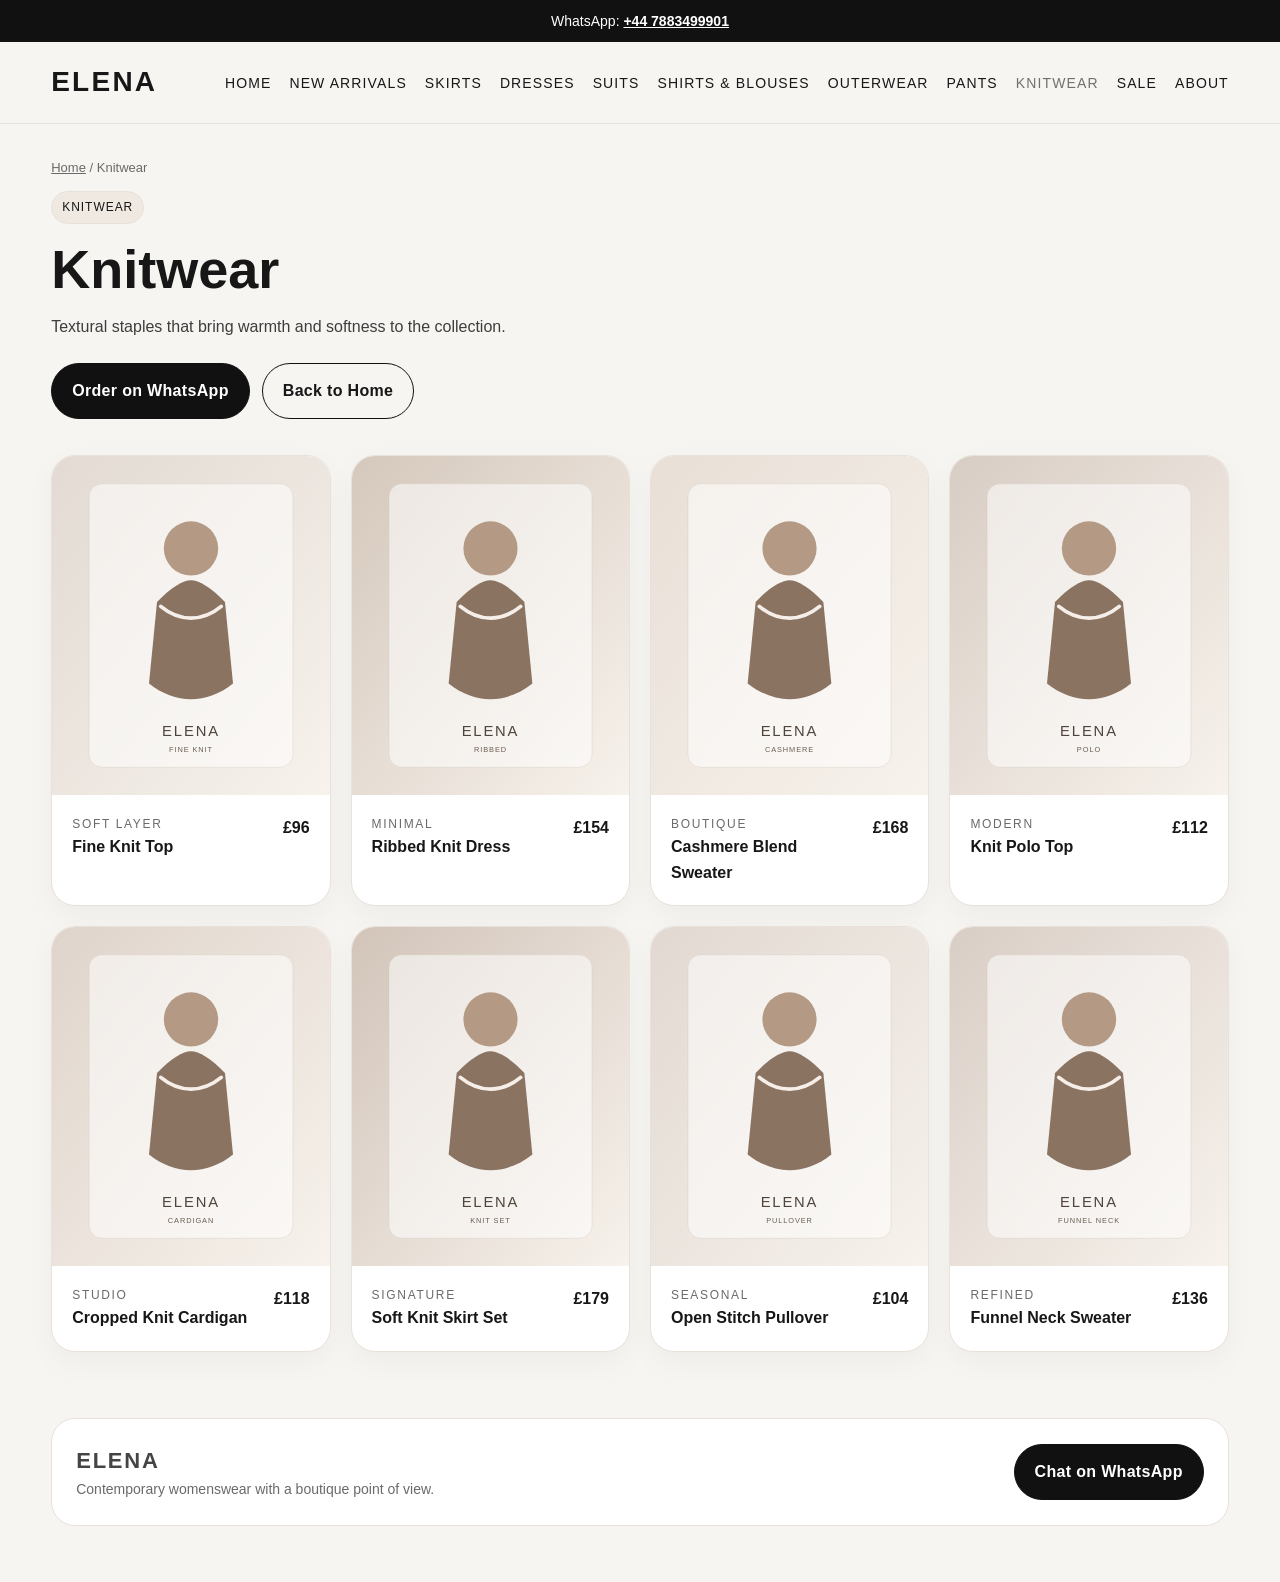
<file: knitwear.html>
<!doctype html>
<html lang="en">
<head>
  <meta charset="utf-8">
  <meta name="viewport" content="width=device-width,initial-scale=1">
  <title>Knitwear | Elena</title>
  <meta name="description" content="Elena boutique womenswear. Explore skirts, dresses, suits, outerwear and more.">
  <link rel="stylesheet" href="styles.css">
</head>
<body>
  
    <div class="topbar">
      <div class="container">WhatsApp:&nbsp;<a href="https://wa.me/447883499901">+44 7883499901</a></div>
    </div>
    <header>
      <div class="container nav-wrap">
        <a class="brand" href="index.html">ELENA</a>
        <nav><a data-nav href="index.html">Home</a><a data-nav href="new-arrivals.html">New Arrivals</a><a data-nav href="skirts.html">Skirts</a><a data-nav href="dresses.html">Dresses</a><a data-nav href="suits.html">Suits</a><a data-nav href="shirts-blouses.html">Shirts & Blouses</a><a data-nav href="outerwear.html">Outerwear</a><a data-nav href="pants.html">Pants</a><a data-nav href="knitwear.html">Knitwear</a><a data-nav href="sale.html">Sale</a><a data-nav href="about.html">About</a></nav>
      </div>
    </header>
    
  
    <main>
      <section class="page-intro">
        <div class="container">
          <div class="breadcrumb"><a href="index.html">Home</a> / Knitwear</div>
          <span class="badge">Knitwear</span>
          <h1 style="margin-top:16px">Knitwear</h1>
          <p>Textural staples that bring warmth and softness to the collection.</p>
          <div class="actions">
            <a class="btn primary" href="https://wa.me/447883499901">Order on WhatsApp</a>
            <a class="btn secondary" href="index.html">Back to Home</a>
          </div>
        </div>
      </section>
      <section class="section">
        <div class="container">
          <div class="grid-4">
            
    <article class="product-card">
      <img src="data:image/svg+xml;utf8,%3Csvg%20xmlns%3D%22http%3A//www.w3.org/2000/svg%22%20width%3D%22900%22%20height%3D%221100%22%20viewBox%3D%220%200%20900%201100%22%3E%0A%20%20%20%20%3Cdefs%3E%0A%20%20%20%20%20%20%3ClinearGradient%20id%3D%22g%22%20x1%3D%220%22%20x2%3D%221%22%20y1%3D%220%22%20y2%3D%221%22%3E%0A%20%20%20%20%20%20%20%20%3Cstop%20offset%3D%220%25%22%20stop-color%3D%22%23e2dad3%22/%3E%0A%20%20%20%20%20%20%20%20%3Cstop%20offset%3D%22100%25%22%20stop-color%3D%22%23f7f2ec%22/%3E%0A%20%20%20%20%20%20%3C/linearGradient%3E%0A%20%20%20%20%3C/defs%3E%0A%20%20%20%20%3Crect%20width%3D%22100%25%22%20height%3D%22100%25%22%20fill%3D%22url%28%23g%29%22/%3E%0A%20%20%20%20%3Crect%20x%3D%22120%22%20y%3D%2290%22%20width%3D%22660%22%20height%3D%22920%22%20rx%3D%2242%22%20fill%3D%22rgba%28255%2C255%2C255%2C.55%29%22%20stroke%3D%22%23cabfb4%22/%3E%0A%20%20%20%20%3Ccircle%20cx%3D%22450%22%20cy%3D%22300%22%20r%3D%2288%22%20fill%3D%22%23b49a84%22/%3E%0A%20%20%20%20%3Cpath%20d%3D%22M340%20474c44-48%2085-71%20110-71s66%2023%20110%2071l26%20264c-42%2034-90%2051-136%2051-47%200-93-17-136-51z%22%20fill%3D%22%238b7362%22/%3E%0A%20%20%20%20%3Cpath%20d%3D%22M352%20488c30%2025%2066%2038%2098%2038s68-13%2098-38%22%20stroke%3D%22%23f6eee8%22%20stroke-width%3D%2212%22%20fill%3D%22none%22%20stroke-linecap%3D%22round%22/%3E%0A%20%20%20%20%3Ctext%20x%3D%22450%22%20y%3D%22910%22%20text-anchor%3D%22middle%22%20font-family%3D%22Arial%2C%20Helvetica%2C%20sans-serif%22%20font-size%3D%2248%22%20letter-spacing%3D%226%22%20fill%3D%22%234f443b%22%3EELENA%3C/text%3E%0A%20%20%20%20%3Ctext%20x%3D%22450%22%20y%3D%22962%22%20text-anchor%3D%22middle%22%20font-family%3D%22Arial%2C%20Helvetica%2C%20sans-serif%22%20font-size%3D%2224%22%20letter-spacing%3D%223%22%20fill%3D%22%236b5c50%22%3EFINE%20KNIT%3C/text%3E%0A%20%20%20%20%3C/svg%3E" alt="Fine Knit Top">
      <div class="product-copy">
        <div>
          <div class="meta">Soft Layer</div>
          <strong>Fine Knit Top</strong>
        </div>
        <div class="price">£96</div>
      </div>
    </article>
    <article class="product-card">
      <img src="data:image/svg+xml;utf8,%3Csvg%20xmlns%3D%22http%3A//www.w3.org/2000/svg%22%20width%3D%22900%22%20height%3D%221100%22%20viewBox%3D%220%200%20900%201100%22%3E%0A%20%20%20%20%3Cdefs%3E%0A%20%20%20%20%20%20%3ClinearGradient%20id%3D%22g%22%20x1%3D%220%22%20x2%3D%221%22%20y1%3D%220%22%20y2%3D%221%22%3E%0A%20%20%20%20%20%20%20%20%3Cstop%20offset%3D%220%25%22%20stop-color%3D%22%23d5c8bc%22/%3E%0A%20%20%20%20%20%20%20%20%3Cstop%20offset%3D%22100%25%22%20stop-color%3D%22%23f7f2ec%22/%3E%0A%20%20%20%20%20%20%3C/linearGradient%3E%0A%20%20%20%20%3C/defs%3E%0A%20%20%20%20%3Crect%20width%3D%22100%25%22%20height%3D%22100%25%22%20fill%3D%22url%28%23g%29%22/%3E%0A%20%20%20%20%3Crect%20x%3D%22120%22%20y%3D%2290%22%20width%3D%22660%22%20height%3D%22920%22%20rx%3D%2242%22%20fill%3D%22rgba%28255%2C255%2C255%2C.55%29%22%20stroke%3D%22%23cabfb4%22/%3E%0A%20%20%20%20%3Ccircle%20cx%3D%22450%22%20cy%3D%22300%22%20r%3D%2288%22%20fill%3D%22%23b49a84%22/%3E%0A%20%20%20%20%3Cpath%20d%3D%22M340%20474c44-48%2085-71%20110-71s66%2023%20110%2071l26%20264c-42%2034-90%2051-136%2051-47%200-93-17-136-51z%22%20fill%3D%22%238b7362%22/%3E%0A%20%20%20%20%3Cpath%20d%3D%22M352%20488c30%2025%2066%2038%2098%2038s68-13%2098-38%22%20stroke%3D%22%23f6eee8%22%20stroke-width%3D%2212%22%20fill%3D%22none%22%20stroke-linecap%3D%22round%22/%3E%0A%20%20%20%20%3Ctext%20x%3D%22450%22%20y%3D%22910%22%20text-anchor%3D%22middle%22%20font-family%3D%22Arial%2C%20Helvetica%2C%20sans-serif%22%20font-size%3D%2248%22%20letter-spacing%3D%226%22%20fill%3D%22%234f443b%22%3EELENA%3C/text%3E%0A%20%20%20%20%3Ctext%20x%3D%22450%22%20y%3D%22962%22%20text-anchor%3D%22middle%22%20font-family%3D%22Arial%2C%20Helvetica%2C%20sans-serif%22%20font-size%3D%2224%22%20letter-spacing%3D%223%22%20fill%3D%22%236b5c50%22%3ERIBBED%3C/text%3E%0A%20%20%20%20%3C/svg%3E" alt="Ribbed Knit Dress">
      <div class="product-copy">
        <div>
          <div class="meta">Minimal</div>
          <strong>Ribbed Knit Dress</strong>
        </div>
        <div class="price">£154</div>
      </div>
    </article>
    <article class="product-card">
      <img src="data:image/svg+xml;utf8,%3Csvg%20xmlns%3D%22http%3A//www.w3.org/2000/svg%22%20width%3D%22900%22%20height%3D%221100%22%20viewBox%3D%220%200%20900%201100%22%3E%0A%20%20%20%20%3Cdefs%3E%0A%20%20%20%20%20%20%3ClinearGradient%20id%3D%22g%22%20x1%3D%220%22%20x2%3D%221%22%20y1%3D%220%22%20y2%3D%221%22%3E%0A%20%20%20%20%20%20%20%20%3Cstop%20offset%3D%220%25%22%20stop-color%3D%22%23e8dfd6%22/%3E%0A%20%20%20%20%20%20%20%20%3Cstop%20offset%3D%22100%25%22%20stop-color%3D%22%23f7f2ec%22/%3E%0A%20%20%20%20%20%20%3C/linearGradient%3E%0A%20%20%20%20%3C/defs%3E%0A%20%20%20%20%3Crect%20width%3D%22100%25%22%20height%3D%22100%25%22%20fill%3D%22url%28%23g%29%22/%3E%0A%20%20%20%20%3Crect%20x%3D%22120%22%20y%3D%2290%22%20width%3D%22660%22%20height%3D%22920%22%20rx%3D%2242%22%20fill%3D%22rgba%28255%2C255%2C255%2C.55%29%22%20stroke%3D%22%23cabfb4%22/%3E%0A%20%20%20%20%3Ccircle%20cx%3D%22450%22%20cy%3D%22300%22%20r%3D%2288%22%20fill%3D%22%23b49a84%22/%3E%0A%20%20%20%20%3Cpath%20d%3D%22M340%20474c44-48%2085-71%20110-71s66%2023%20110%2071l26%20264c-42%2034-90%2051-136%2051-47%200-93-17-136-51z%22%20fill%3D%22%238b7362%22/%3E%0A%20%20%20%20%3Cpath%20d%3D%22M352%20488c30%2025%2066%2038%2098%2038s68-13%2098-38%22%20stroke%3D%22%23f6eee8%22%20stroke-width%3D%2212%22%20fill%3D%22none%22%20stroke-linecap%3D%22round%22/%3E%0A%20%20%20%20%3Ctext%20x%3D%22450%22%20y%3D%22910%22%20text-anchor%3D%22middle%22%20font-family%3D%22Arial%2C%20Helvetica%2C%20sans-serif%22%20font-size%3D%2248%22%20letter-spacing%3D%226%22%20fill%3D%22%234f443b%22%3EELENA%3C/text%3E%0A%20%20%20%20%3Ctext%20x%3D%22450%22%20y%3D%22962%22%20text-anchor%3D%22middle%22%20font-family%3D%22Arial%2C%20Helvetica%2C%20sans-serif%22%20font-size%3D%2224%22%20letter-spacing%3D%223%22%20fill%3D%22%236b5c50%22%3ECASHMERE%3C/text%3E%0A%20%20%20%20%3C/svg%3E" alt="Cashmere Blend Sweater">
      <div class="product-copy">
        <div>
          <div class="meta">Boutique</div>
          <strong>Cashmere Blend Sweater</strong>
        </div>
        <div class="price">£168</div>
      </div>
    </article>
    <article class="product-card">
      <img src="data:image/svg+xml;utf8,%3Csvg%20xmlns%3D%22http%3A//www.w3.org/2000/svg%22%20width%3D%22900%22%20height%3D%221100%22%20viewBox%3D%220%200%20900%201100%22%3E%0A%20%20%20%20%3Cdefs%3E%0A%20%20%20%20%20%20%3ClinearGradient%20id%3D%22g%22%20x1%3D%220%22%20x2%3D%221%22%20y1%3D%220%22%20y2%3D%221%22%3E%0A%20%20%20%20%20%20%20%20%3Cstop%20offset%3D%220%25%22%20stop-color%3D%22%23d8cdc4%22/%3E%0A%20%20%20%20%20%20%20%20%3Cstop%20offset%3D%22100%25%22%20stop-color%3D%22%23f7f2ec%22/%3E%0A%20%20%20%20%20%20%3C/linearGradient%3E%0A%20%20%20%20%3C/defs%3E%0A%20%20%20%20%3Crect%20width%3D%22100%25%22%20height%3D%22100%25%22%20fill%3D%22url%28%23g%29%22/%3E%0A%20%20%20%20%3Crect%20x%3D%22120%22%20y%3D%2290%22%20width%3D%22660%22%20height%3D%22920%22%20rx%3D%2242%22%20fill%3D%22rgba%28255%2C255%2C255%2C.55%29%22%20stroke%3D%22%23cabfb4%22/%3E%0A%20%20%20%20%3Ccircle%20cx%3D%22450%22%20cy%3D%22300%22%20r%3D%2288%22%20fill%3D%22%23b49a84%22/%3E%0A%20%20%20%20%3Cpath%20d%3D%22M340%20474c44-48%2085-71%20110-71s66%2023%20110%2071l26%20264c-42%2034-90%2051-136%2051-47%200-93-17-136-51z%22%20fill%3D%22%238b7362%22/%3E%0A%20%20%20%20%3Cpath%20d%3D%22M352%20488c30%2025%2066%2038%2098%2038s68-13%2098-38%22%20stroke%3D%22%23f6eee8%22%20stroke-width%3D%2212%22%20fill%3D%22none%22%20stroke-linecap%3D%22round%22/%3E%0A%20%20%20%20%3Ctext%20x%3D%22450%22%20y%3D%22910%22%20text-anchor%3D%22middle%22%20font-family%3D%22Arial%2C%20Helvetica%2C%20sans-serif%22%20font-size%3D%2248%22%20letter-spacing%3D%226%22%20fill%3D%22%234f443b%22%3EELENA%3C/text%3E%0A%20%20%20%20%3Ctext%20x%3D%22450%22%20y%3D%22962%22%20text-anchor%3D%22middle%22%20font-family%3D%22Arial%2C%20Helvetica%2C%20sans-serif%22%20font-size%3D%2224%22%20letter-spacing%3D%223%22%20fill%3D%22%236b5c50%22%3EPOLO%3C/text%3E%0A%20%20%20%20%3C/svg%3E" alt="Knit Polo Top">
      <div class="product-copy">
        <div>
          <div class="meta">Modern</div>
          <strong>Knit Polo Top</strong>
        </div>
        <div class="price">£112</div>
      </div>
    </article>
    <article class="product-card">
      <img src="data:image/svg+xml;utf8,%3Csvg%20xmlns%3D%22http%3A//www.w3.org/2000/svg%22%20width%3D%22900%22%20height%3D%221100%22%20viewBox%3D%220%200%20900%201100%22%3E%0A%20%20%20%20%3Cdefs%3E%0A%20%20%20%20%20%20%3ClinearGradient%20id%3D%22g%22%20x1%3D%220%22%20x2%3D%221%22%20y1%3D%220%22%20y2%3D%221%22%3E%0A%20%20%20%20%20%20%20%20%3Cstop%20offset%3D%220%25%22%20stop-color%3D%22%23dfd4cb%22/%3E%0A%20%20%20%20%20%20%20%20%3Cstop%20offset%3D%22100%25%22%20stop-color%3D%22%23f7f2ec%22/%3E%0A%20%20%20%20%20%20%3C/linearGradient%3E%0A%20%20%20%20%3C/defs%3E%0A%20%20%20%20%3Crect%20width%3D%22100%25%22%20height%3D%22100%25%22%20fill%3D%22url%28%23g%29%22/%3E%0A%20%20%20%20%3Crect%20x%3D%22120%22%20y%3D%2290%22%20width%3D%22660%22%20height%3D%22920%22%20rx%3D%2242%22%20fill%3D%22rgba%28255%2C255%2C255%2C.55%29%22%20stroke%3D%22%23cabfb4%22/%3E%0A%20%20%20%20%3Ccircle%20cx%3D%22450%22%20cy%3D%22300%22%20r%3D%2288%22%20fill%3D%22%23b49a84%22/%3E%0A%20%20%20%20%3Cpath%20d%3D%22M340%20474c44-48%2085-71%20110-71s66%2023%20110%2071l26%20264c-42%2034-90%2051-136%2051-47%200-93-17-136-51z%22%20fill%3D%22%238b7362%22/%3E%0A%20%20%20%20%3Cpath%20d%3D%22M352%20488c30%2025%2066%2038%2098%2038s68-13%2098-38%22%20stroke%3D%22%23f6eee8%22%20stroke-width%3D%2212%22%20fill%3D%22none%22%20stroke-linecap%3D%22round%22/%3E%0A%20%20%20%20%3Ctext%20x%3D%22450%22%20y%3D%22910%22%20text-anchor%3D%22middle%22%20font-family%3D%22Arial%2C%20Helvetica%2C%20sans-serif%22%20font-size%3D%2248%22%20letter-spacing%3D%226%22%20fill%3D%22%234f443b%22%3EELENA%3C/text%3E%0A%20%20%20%20%3Ctext%20x%3D%22450%22%20y%3D%22962%22%20text-anchor%3D%22middle%22%20font-family%3D%22Arial%2C%20Helvetica%2C%20sans-serif%22%20font-size%3D%2224%22%20letter-spacing%3D%223%22%20fill%3D%22%236b5c50%22%3ECARDIGAN%3C/text%3E%0A%20%20%20%20%3C/svg%3E" alt="Cropped Knit Cardigan">
      <div class="product-copy">
        <div>
          <div class="meta">Studio</div>
          <strong>Cropped Knit Cardigan</strong>
        </div>
        <div class="price">£118</div>
      </div>
    </article>
    <article class="product-card">
      <img src="data:image/svg+xml;utf8,%3Csvg%20xmlns%3D%22http%3A//www.w3.org/2000/svg%22%20width%3D%22900%22%20height%3D%221100%22%20viewBox%3D%220%200%20900%201100%22%3E%0A%20%20%20%20%3Cdefs%3E%0A%20%20%20%20%20%20%3ClinearGradient%20id%3D%22g%22%20x1%3D%220%22%20x2%3D%221%22%20y1%3D%220%22%20y2%3D%221%22%3E%0A%20%20%20%20%20%20%20%20%3Cstop%20offset%3D%220%25%22%20stop-color%3D%22%23d2c4b9%22/%3E%0A%20%20%20%20%20%20%20%20%3Cstop%20offset%3D%22100%25%22%20stop-color%3D%22%23f7f2ec%22/%3E%0A%20%20%20%20%20%20%3C/linearGradient%3E%0A%20%20%20%20%3C/defs%3E%0A%20%20%20%20%3Crect%20width%3D%22100%25%22%20height%3D%22100%25%22%20fill%3D%22url%28%23g%29%22/%3E%0A%20%20%20%20%3Crect%20x%3D%22120%22%20y%3D%2290%22%20width%3D%22660%22%20height%3D%22920%22%20rx%3D%2242%22%20fill%3D%22rgba%28255%2C255%2C255%2C.55%29%22%20stroke%3D%22%23cabfb4%22/%3E%0A%20%20%20%20%3Ccircle%20cx%3D%22450%22%20cy%3D%22300%22%20r%3D%2288%22%20fill%3D%22%23b49a84%22/%3E%0A%20%20%20%20%3Cpath%20d%3D%22M340%20474c44-48%2085-71%20110-71s66%2023%20110%2071l26%20264c-42%2034-90%2051-136%2051-47%200-93-17-136-51z%22%20fill%3D%22%238b7362%22/%3E%0A%20%20%20%20%3Cpath%20d%3D%22M352%20488c30%2025%2066%2038%2098%2038s68-13%2098-38%22%20stroke%3D%22%23f6eee8%22%20stroke-width%3D%2212%22%20fill%3D%22none%22%20stroke-linecap%3D%22round%22/%3E%0A%20%20%20%20%3Ctext%20x%3D%22450%22%20y%3D%22910%22%20text-anchor%3D%22middle%22%20font-family%3D%22Arial%2C%20Helvetica%2C%20sans-serif%22%20font-size%3D%2248%22%20letter-spacing%3D%226%22%20fill%3D%22%234f443b%22%3EELENA%3C/text%3E%0A%20%20%20%20%3Ctext%20x%3D%22450%22%20y%3D%22962%22%20text-anchor%3D%22middle%22%20font-family%3D%22Arial%2C%20Helvetica%2C%20sans-serif%22%20font-size%3D%2224%22%20letter-spacing%3D%223%22%20fill%3D%22%236b5c50%22%3EKNIT%20SET%3C/text%3E%0A%20%20%20%20%3C/svg%3E" alt="Soft Knit Skirt Set">
      <div class="product-copy">
        <div>
          <div class="meta">Signature</div>
          <strong>Soft Knit Skirt Set</strong>
        </div>
        <div class="price">£179</div>
      </div>
    </article>
    <article class="product-card">
      <img src="data:image/svg+xml;utf8,%3Csvg%20xmlns%3D%22http%3A//www.w3.org/2000/svg%22%20width%3D%22900%22%20height%3D%221100%22%20viewBox%3D%220%200%20900%201100%22%3E%0A%20%20%20%20%3Cdefs%3E%0A%20%20%20%20%20%20%3ClinearGradient%20id%3D%22g%22%20x1%3D%220%22%20x2%3D%221%22%20y1%3D%220%22%20y2%3D%221%22%3E%0A%20%20%20%20%20%20%20%20%3Cstop%20offset%3D%220%25%22%20stop-color%3D%22%23e1d8d1%22/%3E%0A%20%20%20%20%20%20%20%20%3Cstop%20offset%3D%22100%25%22%20stop-color%3D%22%23f7f2ec%22/%3E%0A%20%20%20%20%20%20%3C/linearGradient%3E%0A%20%20%20%20%3C/defs%3E%0A%20%20%20%20%3Crect%20width%3D%22100%25%22%20height%3D%22100%25%22%20fill%3D%22url%28%23g%29%22/%3E%0A%20%20%20%20%3Crect%20x%3D%22120%22%20y%3D%2290%22%20width%3D%22660%22%20height%3D%22920%22%20rx%3D%2242%22%20fill%3D%22rgba%28255%2C255%2C255%2C.55%29%22%20stroke%3D%22%23cabfb4%22/%3E%0A%20%20%20%20%3Ccircle%20cx%3D%22450%22%20cy%3D%22300%22%20r%3D%2288%22%20fill%3D%22%23b49a84%22/%3E%0A%20%20%20%20%3Cpath%20d%3D%22M340%20474c44-48%2085-71%20110-71s66%2023%20110%2071l26%20264c-42%2034-90%2051-136%2051-47%200-93-17-136-51z%22%20fill%3D%22%238b7362%22/%3E%0A%20%20%20%20%3Cpath%20d%3D%22M352%20488c30%2025%2066%2038%2098%2038s68-13%2098-38%22%20stroke%3D%22%23f6eee8%22%20stroke-width%3D%2212%22%20fill%3D%22none%22%20stroke-linecap%3D%22round%22/%3E%0A%20%20%20%20%3Ctext%20x%3D%22450%22%20y%3D%22910%22%20text-anchor%3D%22middle%22%20font-family%3D%22Arial%2C%20Helvetica%2C%20sans-serif%22%20font-size%3D%2248%22%20letter-spacing%3D%226%22%20fill%3D%22%234f443b%22%3EELENA%3C/text%3E%0A%20%20%20%20%3Ctext%20x%3D%22450%22%20y%3D%22962%22%20text-anchor%3D%22middle%22%20font-family%3D%22Arial%2C%20Helvetica%2C%20sans-serif%22%20font-size%3D%2224%22%20letter-spacing%3D%223%22%20fill%3D%22%236b5c50%22%3EPULLOVER%3C/text%3E%0A%20%20%20%20%3C/svg%3E" alt="Open Stitch Pullover">
      <div class="product-copy">
        <div>
          <div class="meta">Seasonal</div>
          <strong>Open Stitch Pullover</strong>
        </div>
        <div class="price">£104</div>
      </div>
    </article>
    <article class="product-card">
      <img src="data:image/svg+xml;utf8,%3Csvg%20xmlns%3D%22http%3A//www.w3.org/2000/svg%22%20width%3D%22900%22%20height%3D%221100%22%20viewBox%3D%220%200%20900%201100%22%3E%0A%20%20%20%20%3Cdefs%3E%0A%20%20%20%20%20%20%3ClinearGradient%20id%3D%22g%22%20x1%3D%220%22%20x2%3D%221%22%20y1%3D%220%22%20y2%3D%221%22%3E%0A%20%20%20%20%20%20%20%20%3Cstop%20offset%3D%220%25%22%20stop-color%3D%22%23d9cec6%22/%3E%0A%20%20%20%20%20%20%20%20%3Cstop%20offset%3D%22100%25%22%20stop-color%3D%22%23f7f2ec%22/%3E%0A%20%20%20%20%20%20%3C/linearGradient%3E%0A%20%20%20%20%3C/defs%3E%0A%20%20%20%20%3Crect%20width%3D%22100%25%22%20height%3D%22100%25%22%20fill%3D%22url%28%23g%29%22/%3E%0A%20%20%20%20%3Crect%20x%3D%22120%22%20y%3D%2290%22%20width%3D%22660%22%20height%3D%22920%22%20rx%3D%2242%22%20fill%3D%22rgba%28255%2C255%2C255%2C.55%29%22%20stroke%3D%22%23cabfb4%22/%3E%0A%20%20%20%20%3Ccircle%20cx%3D%22450%22%20cy%3D%22300%22%20r%3D%2288%22%20fill%3D%22%23b49a84%22/%3E%0A%20%20%20%20%3Cpath%20d%3D%22M340%20474c44-48%2085-71%20110-71s66%2023%20110%2071l26%20264c-42%2034-90%2051-136%2051-47%200-93-17-136-51z%22%20fill%3D%22%238b7362%22/%3E%0A%20%20%20%20%3Cpath%20d%3D%22M352%20488c30%2025%2066%2038%2098%2038s68-13%2098-38%22%20stroke%3D%22%23f6eee8%22%20stroke-width%3D%2212%22%20fill%3D%22none%22%20stroke-linecap%3D%22round%22/%3E%0A%20%20%20%20%3Ctext%20x%3D%22450%22%20y%3D%22910%22%20text-anchor%3D%22middle%22%20font-family%3D%22Arial%2C%20Helvetica%2C%20sans-serif%22%20font-size%3D%2248%22%20letter-spacing%3D%226%22%20fill%3D%22%234f443b%22%3EELENA%3C/text%3E%0A%20%20%20%20%3Ctext%20x%3D%22450%22%20y%3D%22962%22%20text-anchor%3D%22middle%22%20font-family%3D%22Arial%2C%20Helvetica%2C%20sans-serif%22%20font-size%3D%2224%22%20letter-spacing%3D%223%22%20fill%3D%22%236b5c50%22%3EFUNNEL%20NECK%3C/text%3E%0A%20%20%20%20%3C/svg%3E" alt="Funnel Neck Sweater">
      <div class="product-copy">
        <div>
          <div class="meta">Refined</div>
          <strong>Funnel Neck Sweater</strong>
        </div>
        <div class="price">£136</div>
      </div>
    </article>
          </div>
        </div>
      </section>
    </main>
    
  
    <footer>
      <div class="container">
        <div class="footer-box">
          <div>
            <div class="brand" style="font-size:22px">ELENA</div>
            <div class="small">Contemporary womenswear with a boutique point of view.</div>
          </div>
          <div>
            <a class="btn primary" href="https://wa.me/447883499901">Chat on WhatsApp</a>
          </div>
        </div>
      </div>
    </footer>
    <script src="script.js"></script>
    
</body>
</html>
</file>
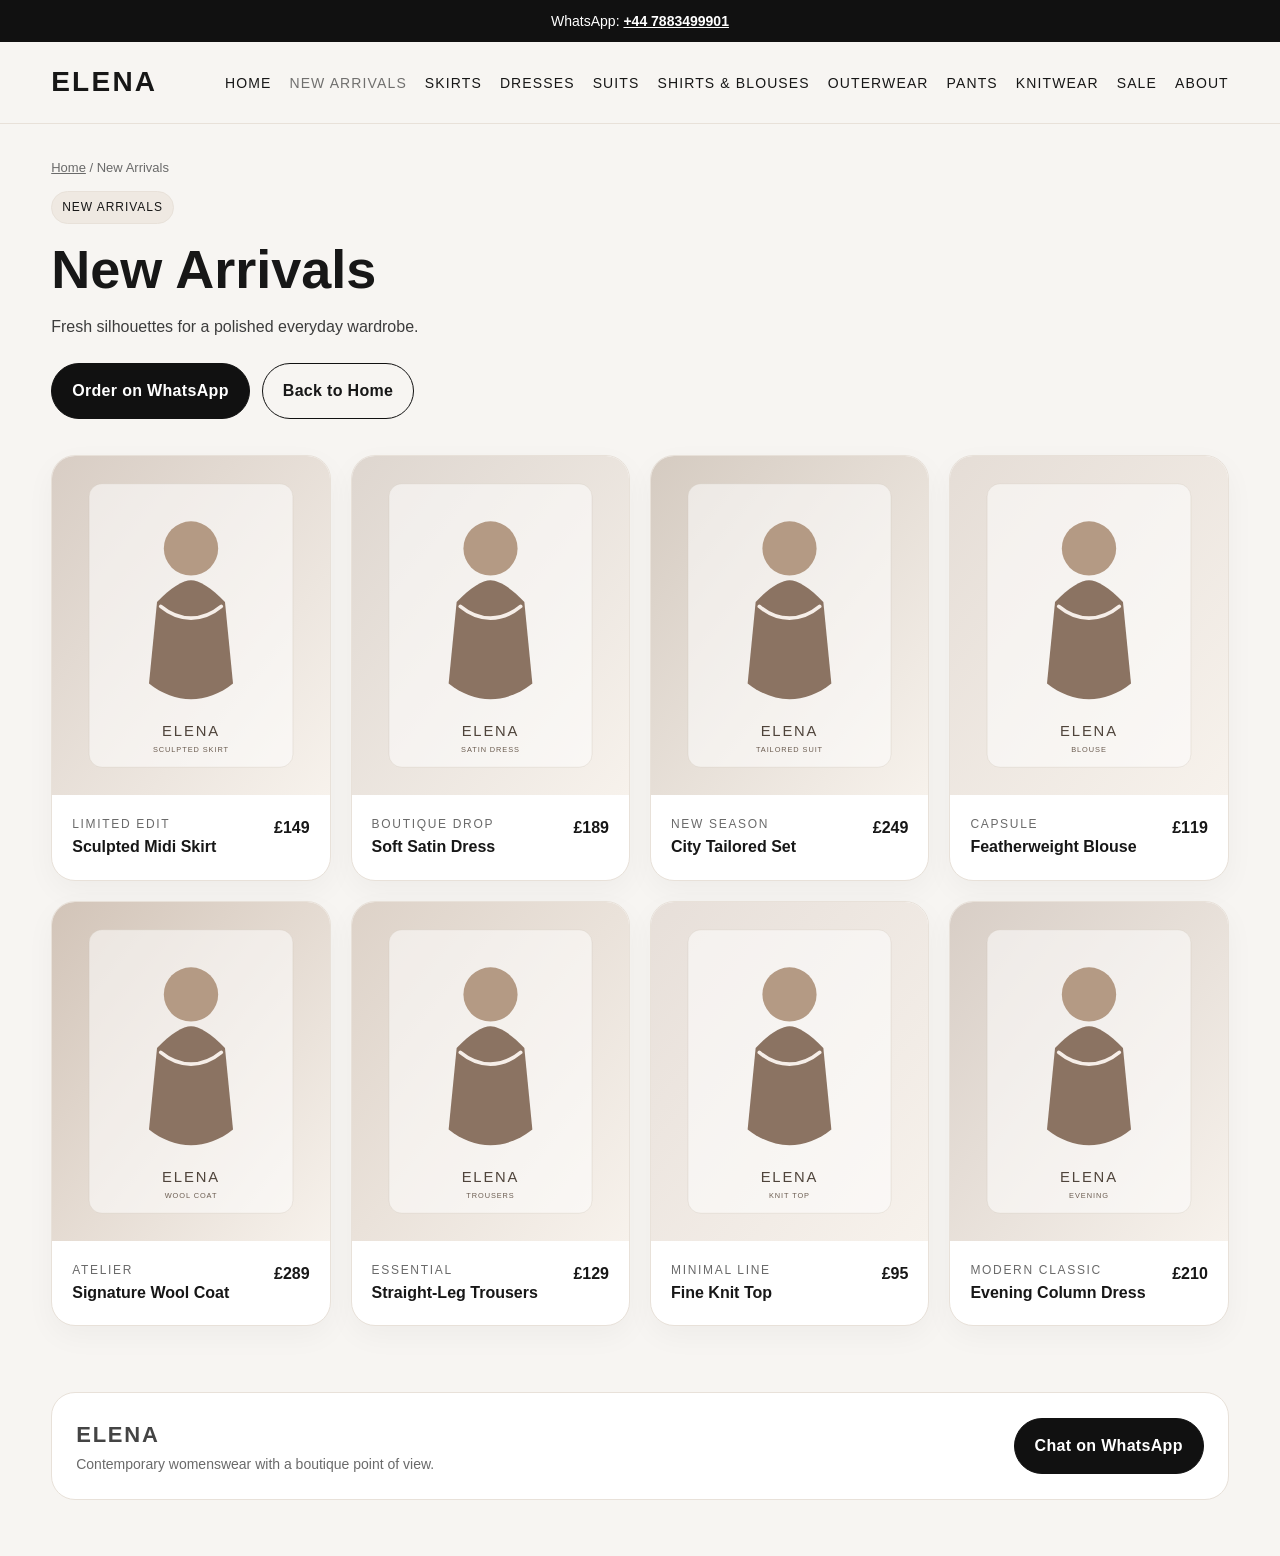
<file: new-arrivals.html>
<!doctype html>
<html lang="en">
<head>
  <meta charset="utf-8">
  <meta name="viewport" content="width=device-width,initial-scale=1">
  <title>New Arrivals | Elena</title>
  <meta name="description" content="Elena boutique womenswear. Explore skirts, dresses, suits, outerwear and more.">
  <link rel="stylesheet" href="styles.css">
</head>
<body>
  
    <div class="topbar">
      <div class="container">WhatsApp:&nbsp;<a href="https://wa.me/447883499901">+44 7883499901</a></div>
    </div>
    <header>
      <div class="container nav-wrap">
        <a class="brand" href="index.html">ELENA</a>
        <nav><a data-nav href="index.html">Home</a><a data-nav href="new-arrivals.html">New Arrivals</a><a data-nav href="skirts.html">Skirts</a><a data-nav href="dresses.html">Dresses</a><a data-nav href="suits.html">Suits</a><a data-nav href="shirts-blouses.html">Shirts & Blouses</a><a data-nav href="outerwear.html">Outerwear</a><a data-nav href="pants.html">Pants</a><a data-nav href="knitwear.html">Knitwear</a><a data-nav href="sale.html">Sale</a><a data-nav href="about.html">About</a></nav>
      </div>
    </header>
    
  
    <main>
      <section class="page-intro">
        <div class="container">
          <div class="breadcrumb"><a href="index.html">Home</a> / New Arrivals</div>
          <span class="badge">New Arrivals</span>
          <h1 style="margin-top:16px">New Arrivals</h1>
          <p>Fresh silhouettes for a polished everyday wardrobe.</p>
          <div class="actions">
            <a class="btn primary" href="https://wa.me/447883499901">Order on WhatsApp</a>
            <a class="btn secondary" href="index.html">Back to Home</a>
          </div>
        </div>
      </section>
      <section class="section">
        <div class="container">
          <div class="grid-4">
            
    <article class="product-card">
      <img src="data:image/svg+xml;utf8,%3Csvg%20xmlns%3D%22http%3A//www.w3.org/2000/svg%22%20width%3D%22900%22%20height%3D%221100%22%20viewBox%3D%220%200%20900%201100%22%3E%0A%20%20%20%20%3Cdefs%3E%0A%20%20%20%20%20%20%3ClinearGradient%20id%3D%22g%22%20x1%3D%220%22%20x2%3D%221%22%20y1%3D%220%22%20y2%3D%221%22%3E%0A%20%20%20%20%20%20%20%20%3Cstop%20offset%3D%220%25%22%20stop-color%3D%22%23d8cdc4%22/%3E%0A%20%20%20%20%20%20%20%20%3Cstop%20offset%3D%22100%25%22%20stop-color%3D%22%23f7f2ec%22/%3E%0A%20%20%20%20%20%20%3C/linearGradient%3E%0A%20%20%20%20%3C/defs%3E%0A%20%20%20%20%3Crect%20width%3D%22100%25%22%20height%3D%22100%25%22%20fill%3D%22url%28%23g%29%22/%3E%0A%20%20%20%20%3Crect%20x%3D%22120%22%20y%3D%2290%22%20width%3D%22660%22%20height%3D%22920%22%20rx%3D%2242%22%20fill%3D%22rgba%28255%2C255%2C255%2C.55%29%22%20stroke%3D%22%23cabfb4%22/%3E%0A%20%20%20%20%3Ccircle%20cx%3D%22450%22%20cy%3D%22300%22%20r%3D%2288%22%20fill%3D%22%23b49a84%22/%3E%0A%20%20%20%20%3Cpath%20d%3D%22M340%20474c44-48%2085-71%20110-71s66%2023%20110%2071l26%20264c-42%2034-90%2051-136%2051-47%200-93-17-136-51z%22%20fill%3D%22%238b7362%22/%3E%0A%20%20%20%20%3Cpath%20d%3D%22M352%20488c30%2025%2066%2038%2098%2038s68-13%2098-38%22%20stroke%3D%22%23f6eee8%22%20stroke-width%3D%2212%22%20fill%3D%22none%22%20stroke-linecap%3D%22round%22/%3E%0A%20%20%20%20%3Ctext%20x%3D%22450%22%20y%3D%22910%22%20text-anchor%3D%22middle%22%20font-family%3D%22Arial%2C%20Helvetica%2C%20sans-serif%22%20font-size%3D%2248%22%20letter-spacing%3D%226%22%20fill%3D%22%234f443b%22%3EELENA%3C/text%3E%0A%20%20%20%20%3Ctext%20x%3D%22450%22%20y%3D%22962%22%20text-anchor%3D%22middle%22%20font-family%3D%22Arial%2C%20Helvetica%2C%20sans-serif%22%20font-size%3D%2224%22%20letter-spacing%3D%223%22%20fill%3D%22%236b5c50%22%3ESCULPTED%20SKIRT%3C/text%3E%0A%20%20%20%20%3C/svg%3E" alt="Sculpted Midi Skirt">
      <div class="product-copy">
        <div>
          <div class="meta">Limited Edit</div>
          <strong>Sculpted Midi Skirt</strong>
        </div>
        <div class="price">£149</div>
      </div>
    </article>
    <article class="product-card">
      <img src="data:image/svg+xml;utf8,%3Csvg%20xmlns%3D%22http%3A//www.w3.org/2000/svg%22%20width%3D%22900%22%20height%3D%221100%22%20viewBox%3D%220%200%20900%201100%22%3E%0A%20%20%20%20%3Cdefs%3E%0A%20%20%20%20%20%20%3ClinearGradient%20id%3D%22g%22%20x1%3D%220%22%20x2%3D%221%22%20y1%3D%220%22%20y2%3D%221%22%3E%0A%20%20%20%20%20%20%20%20%3Cstop%20offset%3D%220%25%22%20stop-color%3D%22%23ded6cf%22/%3E%0A%20%20%20%20%20%20%20%20%3Cstop%20offset%3D%22100%25%22%20stop-color%3D%22%23f7f2ec%22/%3E%0A%20%20%20%20%20%20%3C/linearGradient%3E%0A%20%20%20%20%3C/defs%3E%0A%20%20%20%20%3Crect%20width%3D%22100%25%22%20height%3D%22100%25%22%20fill%3D%22url%28%23g%29%22/%3E%0A%20%20%20%20%3Crect%20x%3D%22120%22%20y%3D%2290%22%20width%3D%22660%22%20height%3D%22920%22%20rx%3D%2242%22%20fill%3D%22rgba%28255%2C255%2C255%2C.55%29%22%20stroke%3D%22%23cabfb4%22/%3E%0A%20%20%20%20%3Ccircle%20cx%3D%22450%22%20cy%3D%22300%22%20r%3D%2288%22%20fill%3D%22%23b49a84%22/%3E%0A%20%20%20%20%3Cpath%20d%3D%22M340%20474c44-48%2085-71%20110-71s66%2023%20110%2071l26%20264c-42%2034-90%2051-136%2051-47%200-93-17-136-51z%22%20fill%3D%22%238b7362%22/%3E%0A%20%20%20%20%3Cpath%20d%3D%22M352%20488c30%2025%2066%2038%2098%2038s68-13%2098-38%22%20stroke%3D%22%23f6eee8%22%20stroke-width%3D%2212%22%20fill%3D%22none%22%20stroke-linecap%3D%22round%22/%3E%0A%20%20%20%20%3Ctext%20x%3D%22450%22%20y%3D%22910%22%20text-anchor%3D%22middle%22%20font-family%3D%22Arial%2C%20Helvetica%2C%20sans-serif%22%20font-size%3D%2248%22%20letter-spacing%3D%226%22%20fill%3D%22%234f443b%22%3EELENA%3C/text%3E%0A%20%20%20%20%3Ctext%20x%3D%22450%22%20y%3D%22962%22%20text-anchor%3D%22middle%22%20font-family%3D%22Arial%2C%20Helvetica%2C%20sans-serif%22%20font-size%3D%2224%22%20letter-spacing%3D%223%22%20fill%3D%22%236b5c50%22%3ESATIN%20DRESS%3C/text%3E%0A%20%20%20%20%3C/svg%3E" alt="Soft Satin Dress">
      <div class="product-copy">
        <div>
          <div class="meta">Boutique Drop</div>
          <strong>Soft Satin Dress</strong>
        </div>
        <div class="price">£189</div>
      </div>
    </article>
    <article class="product-card">
      <img src="data:image/svg+xml;utf8,%3Csvg%20xmlns%3D%22http%3A//www.w3.org/2000/svg%22%20width%3D%22900%22%20height%3D%221100%22%20viewBox%3D%220%200%20900%201100%22%3E%0A%20%20%20%20%3Cdefs%3E%0A%20%20%20%20%20%20%3ClinearGradient%20id%3D%22g%22%20x1%3D%220%22%20x2%3D%221%22%20y1%3D%220%22%20y2%3D%221%22%3E%0A%20%20%20%20%20%20%20%20%3Cstop%20offset%3D%220%25%22%20stop-color%3D%22%23d5cbc1%22/%3E%0A%20%20%20%20%20%20%20%20%3Cstop%20offset%3D%22100%25%22%20stop-color%3D%22%23f7f2ec%22/%3E%0A%20%20%20%20%20%20%3C/linearGradient%3E%0A%20%20%20%20%3C/defs%3E%0A%20%20%20%20%3Crect%20width%3D%22100%25%22%20height%3D%22100%25%22%20fill%3D%22url%28%23g%29%22/%3E%0A%20%20%20%20%3Crect%20x%3D%22120%22%20y%3D%2290%22%20width%3D%22660%22%20height%3D%22920%22%20rx%3D%2242%22%20fill%3D%22rgba%28255%2C255%2C255%2C.55%29%22%20stroke%3D%22%23cabfb4%22/%3E%0A%20%20%20%20%3Ccircle%20cx%3D%22450%22%20cy%3D%22300%22%20r%3D%2288%22%20fill%3D%22%23b49a84%22/%3E%0A%20%20%20%20%3Cpath%20d%3D%22M340%20474c44-48%2085-71%20110-71s66%2023%20110%2071l26%20264c-42%2034-90%2051-136%2051-47%200-93-17-136-51z%22%20fill%3D%22%238b7362%22/%3E%0A%20%20%20%20%3Cpath%20d%3D%22M352%20488c30%2025%2066%2038%2098%2038s68-13%2098-38%22%20stroke%3D%22%23f6eee8%22%20stroke-width%3D%2212%22%20fill%3D%22none%22%20stroke-linecap%3D%22round%22/%3E%0A%20%20%20%20%3Ctext%20x%3D%22450%22%20y%3D%22910%22%20text-anchor%3D%22middle%22%20font-family%3D%22Arial%2C%20Helvetica%2C%20sans-serif%22%20font-size%3D%2248%22%20letter-spacing%3D%226%22%20fill%3D%22%234f443b%22%3EELENA%3C/text%3E%0A%20%20%20%20%3Ctext%20x%3D%22450%22%20y%3D%22962%22%20text-anchor%3D%22middle%22%20font-family%3D%22Arial%2C%20Helvetica%2C%20sans-serif%22%20font-size%3D%2224%22%20letter-spacing%3D%223%22%20fill%3D%22%236b5c50%22%3ETAILORED%20SUIT%3C/text%3E%0A%20%20%20%20%3C/svg%3E" alt="City Tailored Set">
      <div class="product-copy">
        <div>
          <div class="meta">New Season</div>
          <strong>City Tailored Set</strong>
        </div>
        <div class="price">£249</div>
      </div>
    </article>
    <article class="product-card">
      <img src="data:image/svg+xml;utf8,%3Csvg%20xmlns%3D%22http%3A//www.w3.org/2000/svg%22%20width%3D%22900%22%20height%3D%221100%22%20viewBox%3D%220%200%20900%201100%22%3E%0A%20%20%20%20%3Cdefs%3E%0A%20%20%20%20%20%20%3ClinearGradient%20id%3D%22g%22%20x1%3D%220%22%20x2%3D%221%22%20y1%3D%220%22%20y2%3D%221%22%3E%0A%20%20%20%20%20%20%20%20%3Cstop%20offset%3D%220%25%22%20stop-color%3D%22%23e5ddd6%22/%3E%0A%20%20%20%20%20%20%20%20%3Cstop%20offset%3D%22100%25%22%20stop-color%3D%22%23f7f2ec%22/%3E%0A%20%20%20%20%20%20%3C/linearGradient%3E%0A%20%20%20%20%3C/defs%3E%0A%20%20%20%20%3Crect%20width%3D%22100%25%22%20height%3D%22100%25%22%20fill%3D%22url%28%23g%29%22/%3E%0A%20%20%20%20%3Crect%20x%3D%22120%22%20y%3D%2290%22%20width%3D%22660%22%20height%3D%22920%22%20rx%3D%2242%22%20fill%3D%22rgba%28255%2C255%2C255%2C.55%29%22%20stroke%3D%22%23cabfb4%22/%3E%0A%20%20%20%20%3Ccircle%20cx%3D%22450%22%20cy%3D%22300%22%20r%3D%2288%22%20fill%3D%22%23b49a84%22/%3E%0A%20%20%20%20%3Cpath%20d%3D%22M340%20474c44-48%2085-71%20110-71s66%2023%20110%2071l26%20264c-42%2034-90%2051-136%2051-47%200-93-17-136-51z%22%20fill%3D%22%238b7362%22/%3E%0A%20%20%20%20%3Cpath%20d%3D%22M352%20488c30%2025%2066%2038%2098%2038s68-13%2098-38%22%20stroke%3D%22%23f6eee8%22%20stroke-width%3D%2212%22%20fill%3D%22none%22%20stroke-linecap%3D%22round%22/%3E%0A%20%20%20%20%3Ctext%20x%3D%22450%22%20y%3D%22910%22%20text-anchor%3D%22middle%22%20font-family%3D%22Arial%2C%20Helvetica%2C%20sans-serif%22%20font-size%3D%2248%22%20letter-spacing%3D%226%22%20fill%3D%22%234f443b%22%3EELENA%3C/text%3E%0A%20%20%20%20%3Ctext%20x%3D%22450%22%20y%3D%22962%22%20text-anchor%3D%22middle%22%20font-family%3D%22Arial%2C%20Helvetica%2C%20sans-serif%22%20font-size%3D%2224%22%20letter-spacing%3D%223%22%20fill%3D%22%236b5c50%22%3EBLOUSE%3C/text%3E%0A%20%20%20%20%3C/svg%3E" alt="Featherweight Blouse">
      <div class="product-copy">
        <div>
          <div class="meta">Capsule</div>
          <strong>Featherweight Blouse</strong>
        </div>
        <div class="price">£119</div>
      </div>
    </article>
    <article class="product-card">
      <img src="data:image/svg+xml;utf8,%3Csvg%20xmlns%3D%22http%3A//www.w3.org/2000/svg%22%20width%3D%22900%22%20height%3D%221100%22%20viewBox%3D%220%200%20900%201100%22%3E%0A%20%20%20%20%3Cdefs%3E%0A%20%20%20%20%20%20%3ClinearGradient%20id%3D%22g%22%20x1%3D%220%22%20x2%3D%221%22%20y1%3D%220%22%20y2%3D%221%22%3E%0A%20%20%20%20%20%20%20%20%3Cstop%20offset%3D%220%25%22%20stop-color%3D%22%23d2c4b8%22/%3E%0A%20%20%20%20%20%20%20%20%3Cstop%20offset%3D%22100%25%22%20stop-color%3D%22%23f7f2ec%22/%3E%0A%20%20%20%20%20%20%3C/linearGradient%3E%0A%20%20%20%20%3C/defs%3E%0A%20%20%20%20%3Crect%20width%3D%22100%25%22%20height%3D%22100%25%22%20fill%3D%22url%28%23g%29%22/%3E%0A%20%20%20%20%3Crect%20x%3D%22120%22%20y%3D%2290%22%20width%3D%22660%22%20height%3D%22920%22%20rx%3D%2242%22%20fill%3D%22rgba%28255%2C255%2C255%2C.55%29%22%20stroke%3D%22%23cabfb4%22/%3E%0A%20%20%20%20%3Ccircle%20cx%3D%22450%22%20cy%3D%22300%22%20r%3D%2288%22%20fill%3D%22%23b49a84%22/%3E%0A%20%20%20%20%3Cpath%20d%3D%22M340%20474c44-48%2085-71%20110-71s66%2023%20110%2071l26%20264c-42%2034-90%2051-136%2051-47%200-93-17-136-51z%22%20fill%3D%22%238b7362%22/%3E%0A%20%20%20%20%3Cpath%20d%3D%22M352%20488c30%2025%2066%2038%2098%2038s68-13%2098-38%22%20stroke%3D%22%23f6eee8%22%20stroke-width%3D%2212%22%20fill%3D%22none%22%20stroke-linecap%3D%22round%22/%3E%0A%20%20%20%20%3Ctext%20x%3D%22450%22%20y%3D%22910%22%20text-anchor%3D%22middle%22%20font-family%3D%22Arial%2C%20Helvetica%2C%20sans-serif%22%20font-size%3D%2248%22%20letter-spacing%3D%226%22%20fill%3D%22%234f443b%22%3EELENA%3C/text%3E%0A%20%20%20%20%3Ctext%20x%3D%22450%22%20y%3D%22962%22%20text-anchor%3D%22middle%22%20font-family%3D%22Arial%2C%20Helvetica%2C%20sans-serif%22%20font-size%3D%2224%22%20letter-spacing%3D%223%22%20fill%3D%22%236b5c50%22%3EWOOL%20COAT%3C/text%3E%0A%20%20%20%20%3C/svg%3E" alt="Signature Wool Coat">
      <div class="product-copy">
        <div>
          <div class="meta">Atelier</div>
          <strong>Signature Wool Coat</strong>
        </div>
        <div class="price">£289</div>
      </div>
    </article>
    <article class="product-card">
      <img src="data:image/svg+xml;utf8,%3Csvg%20xmlns%3D%22http%3A//www.w3.org/2000/svg%22%20width%3D%22900%22%20height%3D%221100%22%20viewBox%3D%220%200%20900%201100%22%3E%0A%20%20%20%20%3Cdefs%3E%0A%20%20%20%20%20%20%3ClinearGradient%20id%3D%22g%22%20x1%3D%220%22%20x2%3D%221%22%20y1%3D%220%22%20y2%3D%221%22%3E%0A%20%20%20%20%20%20%20%20%3Cstop%20offset%3D%220%25%22%20stop-color%3D%22%23ddd2c8%22/%3E%0A%20%20%20%20%20%20%20%20%3Cstop%20offset%3D%22100%25%22%20stop-color%3D%22%23f7f2ec%22/%3E%0A%20%20%20%20%20%20%3C/linearGradient%3E%0A%20%20%20%20%3C/defs%3E%0A%20%20%20%20%3Crect%20width%3D%22100%25%22%20height%3D%22100%25%22%20fill%3D%22url%28%23g%29%22/%3E%0A%20%20%20%20%3Crect%20x%3D%22120%22%20y%3D%2290%22%20width%3D%22660%22%20height%3D%22920%22%20rx%3D%2242%22%20fill%3D%22rgba%28255%2C255%2C255%2C.55%29%22%20stroke%3D%22%23cabfb4%22/%3E%0A%20%20%20%20%3Ccircle%20cx%3D%22450%22%20cy%3D%22300%22%20r%3D%2288%22%20fill%3D%22%23b49a84%22/%3E%0A%20%20%20%20%3Cpath%20d%3D%22M340%20474c44-48%2085-71%20110-71s66%2023%20110%2071l26%20264c-42%2034-90%2051-136%2051-47%200-93-17-136-51z%22%20fill%3D%22%238b7362%22/%3E%0A%20%20%20%20%3Cpath%20d%3D%22M352%20488c30%2025%2066%2038%2098%2038s68-13%2098-38%22%20stroke%3D%22%23f6eee8%22%20stroke-width%3D%2212%22%20fill%3D%22none%22%20stroke-linecap%3D%22round%22/%3E%0A%20%20%20%20%3Ctext%20x%3D%22450%22%20y%3D%22910%22%20text-anchor%3D%22middle%22%20font-family%3D%22Arial%2C%20Helvetica%2C%20sans-serif%22%20font-size%3D%2248%22%20letter-spacing%3D%226%22%20fill%3D%22%234f443b%22%3EELENA%3C/text%3E%0A%20%20%20%20%3Ctext%20x%3D%22450%22%20y%3D%22962%22%20text-anchor%3D%22middle%22%20font-family%3D%22Arial%2C%20Helvetica%2C%20sans-serif%22%20font-size%3D%2224%22%20letter-spacing%3D%223%22%20fill%3D%22%236b5c50%22%3ETROUSERS%3C/text%3E%0A%20%20%20%20%3C/svg%3E" alt="Straight-Leg Trousers">
      <div class="product-copy">
        <div>
          <div class="meta">Essential</div>
          <strong>Straight-Leg Trousers</strong>
        </div>
        <div class="price">£129</div>
      </div>
    </article>
    <article class="product-card">
      <img src="data:image/svg+xml;utf8,%3Csvg%20xmlns%3D%22http%3A//www.w3.org/2000/svg%22%20width%3D%22900%22%20height%3D%221100%22%20viewBox%3D%220%200%20900%201100%22%3E%0A%20%20%20%20%3Cdefs%3E%0A%20%20%20%20%20%20%3ClinearGradient%20id%3D%22g%22%20x1%3D%220%22%20x2%3D%221%22%20y1%3D%220%22%20y2%3D%221%22%3E%0A%20%20%20%20%20%20%20%20%3Cstop%20offset%3D%220%25%22%20stop-color%3D%22%23e7dfd9%22/%3E%0A%20%20%20%20%20%20%20%20%3Cstop%20offset%3D%22100%25%22%20stop-color%3D%22%23f7f2ec%22/%3E%0A%20%20%20%20%20%20%3C/linearGradient%3E%0A%20%20%20%20%3C/defs%3E%0A%20%20%20%20%3Crect%20width%3D%22100%25%22%20height%3D%22100%25%22%20fill%3D%22url%28%23g%29%22/%3E%0A%20%20%20%20%3Crect%20x%3D%22120%22%20y%3D%2290%22%20width%3D%22660%22%20height%3D%22920%22%20rx%3D%2242%22%20fill%3D%22rgba%28255%2C255%2C255%2C.55%29%22%20stroke%3D%22%23cabfb4%22/%3E%0A%20%20%20%20%3Ccircle%20cx%3D%22450%22%20cy%3D%22300%22%20r%3D%2288%22%20fill%3D%22%23b49a84%22/%3E%0A%20%20%20%20%3Cpath%20d%3D%22M340%20474c44-48%2085-71%20110-71s66%2023%20110%2071l26%20264c-42%2034-90%2051-136%2051-47%200-93-17-136-51z%22%20fill%3D%22%238b7362%22/%3E%0A%20%20%20%20%3Cpath%20d%3D%22M352%20488c30%2025%2066%2038%2098%2038s68-13%2098-38%22%20stroke%3D%22%23f6eee8%22%20stroke-width%3D%2212%22%20fill%3D%22none%22%20stroke-linecap%3D%22round%22/%3E%0A%20%20%20%20%3Ctext%20x%3D%22450%22%20y%3D%22910%22%20text-anchor%3D%22middle%22%20font-family%3D%22Arial%2C%20Helvetica%2C%20sans-serif%22%20font-size%3D%2248%22%20letter-spacing%3D%226%22%20fill%3D%22%234f443b%22%3EELENA%3C/text%3E%0A%20%20%20%20%3Ctext%20x%3D%22450%22%20y%3D%22962%22%20text-anchor%3D%22middle%22%20font-family%3D%22Arial%2C%20Helvetica%2C%20sans-serif%22%20font-size%3D%2224%22%20letter-spacing%3D%223%22%20fill%3D%22%236b5c50%22%3EKNIT%20TOP%3C/text%3E%0A%20%20%20%20%3C/svg%3E" alt="Fine Knit Top">
      <div class="product-copy">
        <div>
          <div class="meta">Minimal Line</div>
          <strong>Fine Knit Top</strong>
        </div>
        <div class="price">£95</div>
      </div>
    </article>
    <article class="product-card">
      <img src="data:image/svg+xml;utf8,%3Csvg%20xmlns%3D%22http%3A//www.w3.org/2000/svg%22%20width%3D%22900%22%20height%3D%221100%22%20viewBox%3D%220%200%20900%201100%22%3E%0A%20%20%20%20%3Cdefs%3E%0A%20%20%20%20%20%20%3ClinearGradient%20id%3D%22g%22%20x1%3D%220%22%20x2%3D%221%22%20y1%3D%220%22%20y2%3D%221%22%3E%0A%20%20%20%20%20%20%20%20%3Cstop%20offset%3D%220%25%22%20stop-color%3D%22%23d8cec6%22/%3E%0A%20%20%20%20%20%20%20%20%3Cstop%20offset%3D%22100%25%22%20stop-color%3D%22%23f7f2ec%22/%3E%0A%20%20%20%20%20%20%3C/linearGradient%3E%0A%20%20%20%20%3C/defs%3E%0A%20%20%20%20%3Crect%20width%3D%22100%25%22%20height%3D%22100%25%22%20fill%3D%22url%28%23g%29%22/%3E%0A%20%20%20%20%3Crect%20x%3D%22120%22%20y%3D%2290%22%20width%3D%22660%22%20height%3D%22920%22%20rx%3D%2242%22%20fill%3D%22rgba%28255%2C255%2C255%2C.55%29%22%20stroke%3D%22%23cabfb4%22/%3E%0A%20%20%20%20%3Ccircle%20cx%3D%22450%22%20cy%3D%22300%22%20r%3D%2288%22%20fill%3D%22%23b49a84%22/%3E%0A%20%20%20%20%3Cpath%20d%3D%22M340%20474c44-48%2085-71%20110-71s66%2023%20110%2071l26%20264c-42%2034-90%2051-136%2051-47%200-93-17-136-51z%22%20fill%3D%22%238b7362%22/%3E%0A%20%20%20%20%3Cpath%20d%3D%22M352%20488c30%2025%2066%2038%2098%2038s68-13%2098-38%22%20stroke%3D%22%23f6eee8%22%20stroke-width%3D%2212%22%20fill%3D%22none%22%20stroke-linecap%3D%22round%22/%3E%0A%20%20%20%20%3Ctext%20x%3D%22450%22%20y%3D%22910%22%20text-anchor%3D%22middle%22%20font-family%3D%22Arial%2C%20Helvetica%2C%20sans-serif%22%20font-size%3D%2248%22%20letter-spacing%3D%226%22%20fill%3D%22%234f443b%22%3EELENA%3C/text%3E%0A%20%20%20%20%3Ctext%20x%3D%22450%22%20y%3D%22962%22%20text-anchor%3D%22middle%22%20font-family%3D%22Arial%2C%20Helvetica%2C%20sans-serif%22%20font-size%3D%2224%22%20letter-spacing%3D%223%22%20fill%3D%22%236b5c50%22%3EEVENING%3C/text%3E%0A%20%20%20%20%3C/svg%3E" alt="Evening Column Dress">
      <div class="product-copy">
        <div>
          <div class="meta">Modern Classic</div>
          <strong>Evening Column Dress</strong>
        </div>
        <div class="price">£210</div>
      </div>
    </article>
          </div>
        </div>
      </section>
    </main>
    
  
    <footer>
      <div class="container">
        <div class="footer-box">
          <div>
            <div class="brand" style="font-size:22px">ELENA</div>
            <div class="small">Contemporary womenswear with a boutique point of view.</div>
          </div>
          <div>
            <a class="btn primary" href="https://wa.me/447883499901">Chat on WhatsApp</a>
          </div>
        </div>
      </div>
    </footer>
    <script src="script.js"></script>
    
</body>
</html>
</file>
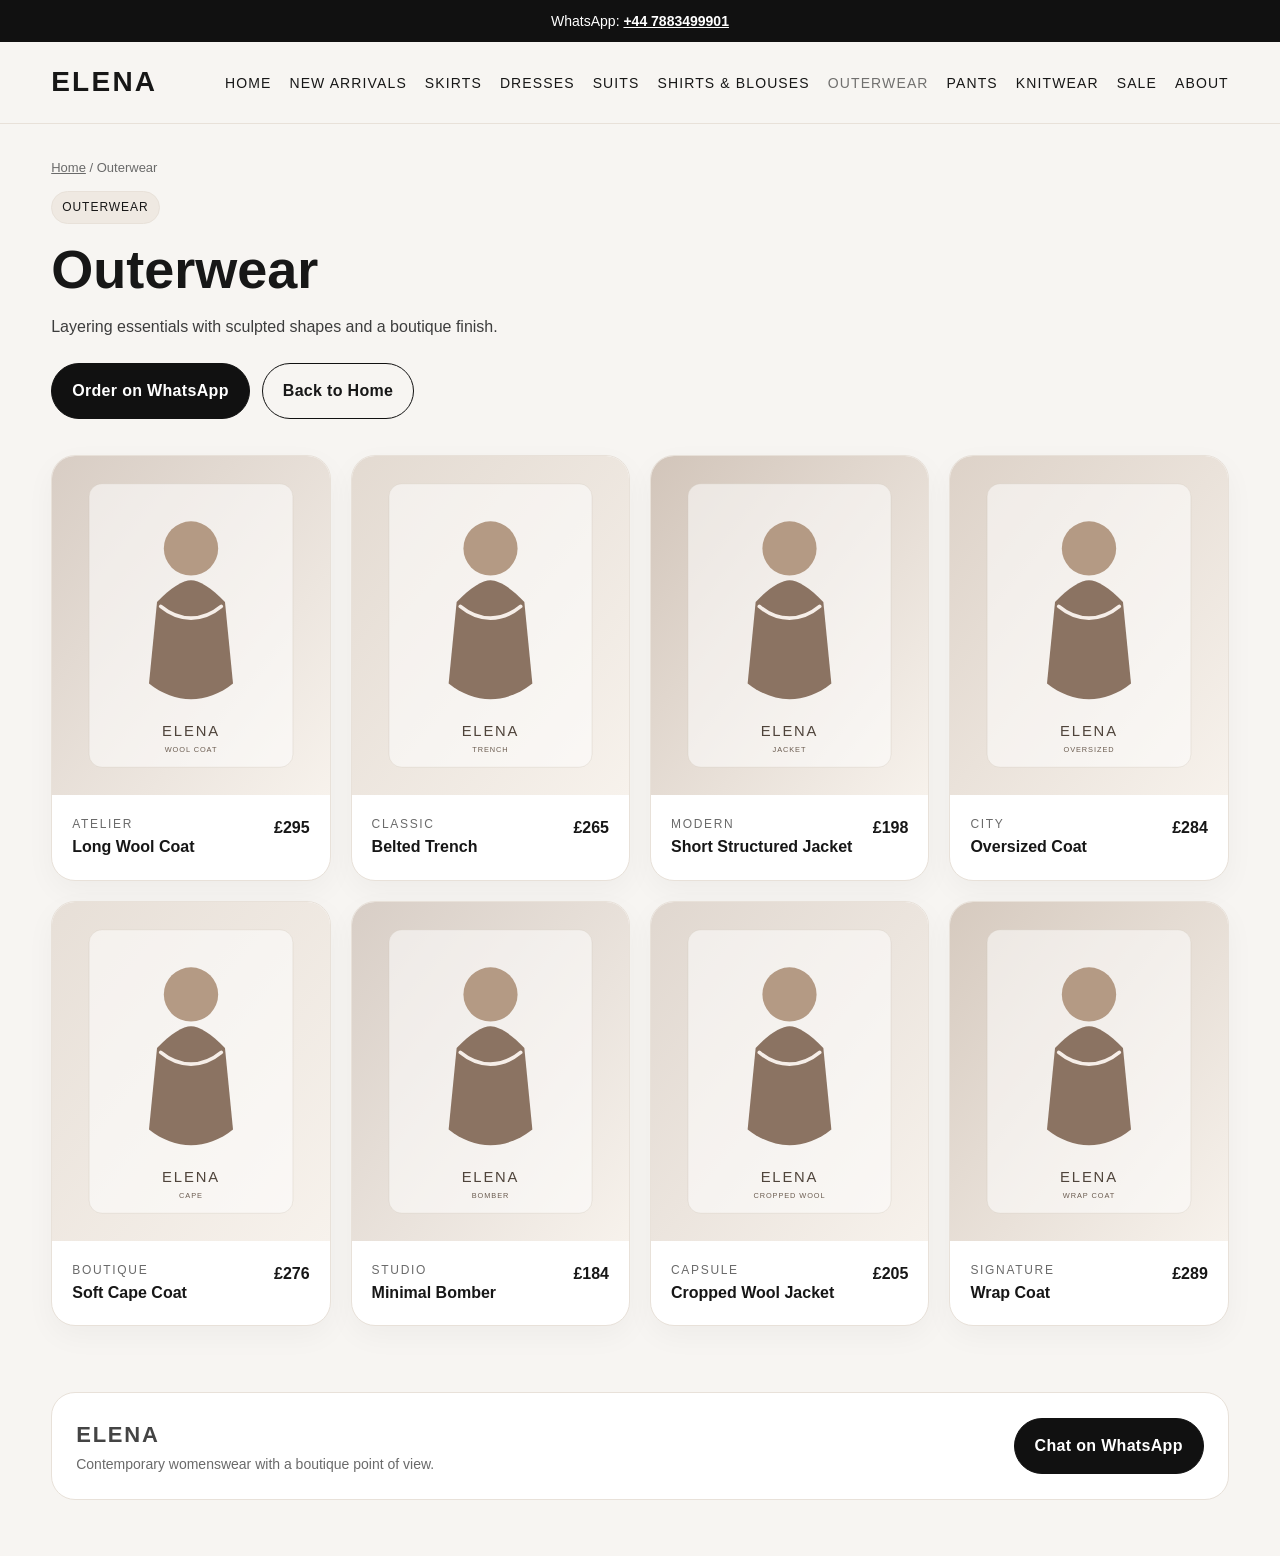
<file: outerwear.html>
<!doctype html>
<html lang="en">
<head>
  <meta charset="utf-8">
  <meta name="viewport" content="width=device-width,initial-scale=1">
  <title>Outerwear | Elena</title>
  <meta name="description" content="Elena boutique womenswear. Explore skirts, dresses, suits, outerwear and more.">
  <link rel="stylesheet" href="styles.css">
</head>
<body>
  
    <div class="topbar">
      <div class="container">WhatsApp:&nbsp;<a href="https://wa.me/447883499901">+44 7883499901</a></div>
    </div>
    <header>
      <div class="container nav-wrap">
        <a class="brand" href="index.html">ELENA</a>
        <nav><a data-nav href="index.html">Home</a><a data-nav href="new-arrivals.html">New Arrivals</a><a data-nav href="skirts.html">Skirts</a><a data-nav href="dresses.html">Dresses</a><a data-nav href="suits.html">Suits</a><a data-nav href="shirts-blouses.html">Shirts & Blouses</a><a data-nav href="outerwear.html">Outerwear</a><a data-nav href="pants.html">Pants</a><a data-nav href="knitwear.html">Knitwear</a><a data-nav href="sale.html">Sale</a><a data-nav href="about.html">About</a></nav>
      </div>
    </header>
    
  
    <main>
      <section class="page-intro">
        <div class="container">
          <div class="breadcrumb"><a href="index.html">Home</a> / Outerwear</div>
          <span class="badge">Outerwear</span>
          <h1 style="margin-top:16px">Outerwear</h1>
          <p>Layering essentials with sculpted shapes and a boutique finish.</p>
          <div class="actions">
            <a class="btn primary" href="https://wa.me/447883499901">Order on WhatsApp</a>
            <a class="btn secondary" href="index.html">Back to Home</a>
          </div>
        </div>
      </section>
      <section class="section">
        <div class="container">
          <div class="grid-4">
            
    <article class="product-card">
      <img src="data:image/svg+xml;utf8,%3Csvg%20xmlns%3D%22http%3A//www.w3.org/2000/svg%22%20width%3D%22900%22%20height%3D%221100%22%20viewBox%3D%220%200%20900%201100%22%3E%0A%20%20%20%20%3Cdefs%3E%0A%20%20%20%20%20%20%3ClinearGradient%20id%3D%22g%22%20x1%3D%220%22%20x2%3D%221%22%20y1%3D%220%22%20y2%3D%221%22%3E%0A%20%20%20%20%20%20%20%20%3Cstop%20offset%3D%220%25%22%20stop-color%3D%22%23d8cdc4%22/%3E%0A%20%20%20%20%20%20%20%20%3Cstop%20offset%3D%22100%25%22%20stop-color%3D%22%23f7f2ec%22/%3E%0A%20%20%20%20%20%20%3C/linearGradient%3E%0A%20%20%20%20%3C/defs%3E%0A%20%20%20%20%3Crect%20width%3D%22100%25%22%20height%3D%22100%25%22%20fill%3D%22url%28%23g%29%22/%3E%0A%20%20%20%20%3Crect%20x%3D%22120%22%20y%3D%2290%22%20width%3D%22660%22%20height%3D%22920%22%20rx%3D%2242%22%20fill%3D%22rgba%28255%2C255%2C255%2C.55%29%22%20stroke%3D%22%23cabfb4%22/%3E%0A%20%20%20%20%3Ccircle%20cx%3D%22450%22%20cy%3D%22300%22%20r%3D%2288%22%20fill%3D%22%23b49a84%22/%3E%0A%20%20%20%20%3Cpath%20d%3D%22M340%20474c44-48%2085-71%20110-71s66%2023%20110%2071l26%20264c-42%2034-90%2051-136%2051-47%200-93-17-136-51z%22%20fill%3D%22%238b7362%22/%3E%0A%20%20%20%20%3Cpath%20d%3D%22M352%20488c30%2025%2066%2038%2098%2038s68-13%2098-38%22%20stroke%3D%22%23f6eee8%22%20stroke-width%3D%2212%22%20fill%3D%22none%22%20stroke-linecap%3D%22round%22/%3E%0A%20%20%20%20%3Ctext%20x%3D%22450%22%20y%3D%22910%22%20text-anchor%3D%22middle%22%20font-family%3D%22Arial%2C%20Helvetica%2C%20sans-serif%22%20font-size%3D%2248%22%20letter-spacing%3D%226%22%20fill%3D%22%234f443b%22%3EELENA%3C/text%3E%0A%20%20%20%20%3Ctext%20x%3D%22450%22%20y%3D%22962%22%20text-anchor%3D%22middle%22%20font-family%3D%22Arial%2C%20Helvetica%2C%20sans-serif%22%20font-size%3D%2224%22%20letter-spacing%3D%223%22%20fill%3D%22%236b5c50%22%3EWOOL%20COAT%3C/text%3E%0A%20%20%20%20%3C/svg%3E" alt="Long Wool Coat">
      <div class="product-copy">
        <div>
          <div class="meta">Atelier</div>
          <strong>Long Wool Coat</strong>
        </div>
        <div class="price">£295</div>
      </div>
    </article>
    <article class="product-card">
      <img src="data:image/svg+xml;utf8,%3Csvg%20xmlns%3D%22http%3A//www.w3.org/2000/svg%22%20width%3D%22900%22%20height%3D%221100%22%20viewBox%3D%220%200%20900%201100%22%3E%0A%20%20%20%20%3Cdefs%3E%0A%20%20%20%20%20%20%3ClinearGradient%20id%3D%22g%22%20x1%3D%220%22%20x2%3D%221%22%20y1%3D%220%22%20y2%3D%221%22%3E%0A%20%20%20%20%20%20%20%20%3Cstop%20offset%3D%220%25%22%20stop-color%3D%22%23e3dad1%22/%3E%0A%20%20%20%20%20%20%20%20%3Cstop%20offset%3D%22100%25%22%20stop-color%3D%22%23f7f2ec%22/%3E%0A%20%20%20%20%20%20%3C/linearGradient%3E%0A%20%20%20%20%3C/defs%3E%0A%20%20%20%20%3Crect%20width%3D%22100%25%22%20height%3D%22100%25%22%20fill%3D%22url%28%23g%29%22/%3E%0A%20%20%20%20%3Crect%20x%3D%22120%22%20y%3D%2290%22%20width%3D%22660%22%20height%3D%22920%22%20rx%3D%2242%22%20fill%3D%22rgba%28255%2C255%2C255%2C.55%29%22%20stroke%3D%22%23cabfb4%22/%3E%0A%20%20%20%20%3Ccircle%20cx%3D%22450%22%20cy%3D%22300%22%20r%3D%2288%22%20fill%3D%22%23b49a84%22/%3E%0A%20%20%20%20%3Cpath%20d%3D%22M340%20474c44-48%2085-71%20110-71s66%2023%20110%2071l26%20264c-42%2034-90%2051-136%2051-47%200-93-17-136-51z%22%20fill%3D%22%238b7362%22/%3E%0A%20%20%20%20%3Cpath%20d%3D%22M352%20488c30%2025%2066%2038%2098%2038s68-13%2098-38%22%20stroke%3D%22%23f6eee8%22%20stroke-width%3D%2212%22%20fill%3D%22none%22%20stroke-linecap%3D%22round%22/%3E%0A%20%20%20%20%3Ctext%20x%3D%22450%22%20y%3D%22910%22%20text-anchor%3D%22middle%22%20font-family%3D%22Arial%2C%20Helvetica%2C%20sans-serif%22%20font-size%3D%2248%22%20letter-spacing%3D%226%22%20fill%3D%22%234f443b%22%3EELENA%3C/text%3E%0A%20%20%20%20%3Ctext%20x%3D%22450%22%20y%3D%22962%22%20text-anchor%3D%22middle%22%20font-family%3D%22Arial%2C%20Helvetica%2C%20sans-serif%22%20font-size%3D%2224%22%20letter-spacing%3D%223%22%20fill%3D%22%236b5c50%22%3ETRENCH%3C/text%3E%0A%20%20%20%20%3C/svg%3E" alt="Belted Trench">
      <div class="product-copy">
        <div>
          <div class="meta">Classic</div>
          <strong>Belted Trench</strong>
        </div>
        <div class="price">£265</div>
      </div>
    </article>
    <article class="product-card">
      <img src="data:image/svg+xml;utf8,%3Csvg%20xmlns%3D%22http%3A//www.w3.org/2000/svg%22%20width%3D%22900%22%20height%3D%221100%22%20viewBox%3D%220%200%20900%201100%22%3E%0A%20%20%20%20%3Cdefs%3E%0A%20%20%20%20%20%20%3ClinearGradient%20id%3D%22g%22%20x1%3D%220%22%20x2%3D%221%22%20y1%3D%220%22%20y2%3D%221%22%3E%0A%20%20%20%20%20%20%20%20%3Cstop%20offset%3D%220%25%22%20stop-color%3D%22%23d2c5ba%22/%3E%0A%20%20%20%20%20%20%20%20%3Cstop%20offset%3D%22100%25%22%20stop-color%3D%22%23f7f2ec%22/%3E%0A%20%20%20%20%20%20%3C/linearGradient%3E%0A%20%20%20%20%3C/defs%3E%0A%20%20%20%20%3Crect%20width%3D%22100%25%22%20height%3D%22100%25%22%20fill%3D%22url%28%23g%29%22/%3E%0A%20%20%20%20%3Crect%20x%3D%22120%22%20y%3D%2290%22%20width%3D%22660%22%20height%3D%22920%22%20rx%3D%2242%22%20fill%3D%22rgba%28255%2C255%2C255%2C.55%29%22%20stroke%3D%22%23cabfb4%22/%3E%0A%20%20%20%20%3Ccircle%20cx%3D%22450%22%20cy%3D%22300%22%20r%3D%2288%22%20fill%3D%22%23b49a84%22/%3E%0A%20%20%20%20%3Cpath%20d%3D%22M340%20474c44-48%2085-71%20110-71s66%2023%20110%2071l26%20264c-42%2034-90%2051-136%2051-47%200-93-17-136-51z%22%20fill%3D%22%238b7362%22/%3E%0A%20%20%20%20%3Cpath%20d%3D%22M352%20488c30%2025%2066%2038%2098%2038s68-13%2098-38%22%20stroke%3D%22%23f6eee8%22%20stroke-width%3D%2212%22%20fill%3D%22none%22%20stroke-linecap%3D%22round%22/%3E%0A%20%20%20%20%3Ctext%20x%3D%22450%22%20y%3D%22910%22%20text-anchor%3D%22middle%22%20font-family%3D%22Arial%2C%20Helvetica%2C%20sans-serif%22%20font-size%3D%2248%22%20letter-spacing%3D%226%22%20fill%3D%22%234f443b%22%3EELENA%3C/text%3E%0A%20%20%20%20%3Ctext%20x%3D%22450%22%20y%3D%22962%22%20text-anchor%3D%22middle%22%20font-family%3D%22Arial%2C%20Helvetica%2C%20sans-serif%22%20font-size%3D%2224%22%20letter-spacing%3D%223%22%20fill%3D%22%236b5c50%22%3EJACKET%3C/text%3E%0A%20%20%20%20%3C/svg%3E" alt="Short Structured Jacket">
      <div class="product-copy">
        <div>
          <div class="meta">Modern</div>
          <strong>Short Structured Jacket</strong>
        </div>
        <div class="price">£198</div>
      </div>
    </article>
    <article class="product-card">
      <img src="data:image/svg+xml;utf8,%3Csvg%20xmlns%3D%22http%3A//www.w3.org/2000/svg%22%20width%3D%22900%22%20height%3D%221100%22%20viewBox%3D%220%200%20900%201100%22%3E%0A%20%20%20%20%3Cdefs%3E%0A%20%20%20%20%20%20%3ClinearGradient%20id%3D%22g%22%20x1%3D%220%22%20x2%3D%221%22%20y1%3D%220%22%20y2%3D%221%22%3E%0A%20%20%20%20%20%20%20%20%3Cstop%20offset%3D%220%25%22%20stop-color%3D%22%23ddd2c8%22/%3E%0A%20%20%20%20%20%20%20%20%3Cstop%20offset%3D%22100%25%22%20stop-color%3D%22%23f7f2ec%22/%3E%0A%20%20%20%20%20%20%3C/linearGradient%3E%0A%20%20%20%20%3C/defs%3E%0A%20%20%20%20%3Crect%20width%3D%22100%25%22%20height%3D%22100%25%22%20fill%3D%22url%28%23g%29%22/%3E%0A%20%20%20%20%3Crect%20x%3D%22120%22%20y%3D%2290%22%20width%3D%22660%22%20height%3D%22920%22%20rx%3D%2242%22%20fill%3D%22rgba%28255%2C255%2C255%2C.55%29%22%20stroke%3D%22%23cabfb4%22/%3E%0A%20%20%20%20%3Ccircle%20cx%3D%22450%22%20cy%3D%22300%22%20r%3D%2288%22%20fill%3D%22%23b49a84%22/%3E%0A%20%20%20%20%3Cpath%20d%3D%22M340%20474c44-48%2085-71%20110-71s66%2023%20110%2071l26%20264c-42%2034-90%2051-136%2051-47%200-93-17-136-51z%22%20fill%3D%22%238b7362%22/%3E%0A%20%20%20%20%3Cpath%20d%3D%22M352%20488c30%2025%2066%2038%2098%2038s68-13%2098-38%22%20stroke%3D%22%23f6eee8%22%20stroke-width%3D%2212%22%20fill%3D%22none%22%20stroke-linecap%3D%22round%22/%3E%0A%20%20%20%20%3Ctext%20x%3D%22450%22%20y%3D%22910%22%20text-anchor%3D%22middle%22%20font-family%3D%22Arial%2C%20Helvetica%2C%20sans-serif%22%20font-size%3D%2248%22%20letter-spacing%3D%226%22%20fill%3D%22%234f443b%22%3EELENA%3C/text%3E%0A%20%20%20%20%3Ctext%20x%3D%22450%22%20y%3D%22962%22%20text-anchor%3D%22middle%22%20font-family%3D%22Arial%2C%20Helvetica%2C%20sans-serif%22%20font-size%3D%2224%22%20letter-spacing%3D%223%22%20fill%3D%22%236b5c50%22%3EOVERSIZED%3C/text%3E%0A%20%20%20%20%3C/svg%3E" alt="Oversized Coat">
      <div class="product-copy">
        <div>
          <div class="meta">City</div>
          <strong>Oversized Coat</strong>
        </div>
        <div class="price">£284</div>
      </div>
    </article>
    <article class="product-card">
      <img src="data:image/svg+xml;utf8,%3Csvg%20xmlns%3D%22http%3A//www.w3.org/2000/svg%22%20width%3D%22900%22%20height%3D%221100%22%20viewBox%3D%220%200%20900%201100%22%3E%0A%20%20%20%20%3Cdefs%3E%0A%20%20%20%20%20%20%3ClinearGradient%20id%3D%22g%22%20x1%3D%220%22%20x2%3D%221%22%20y1%3D%220%22%20y2%3D%221%22%3E%0A%20%20%20%20%20%20%20%20%3Cstop%20offset%3D%220%25%22%20stop-color%3D%22%23e7dfd7%22/%3E%0A%20%20%20%20%20%20%20%20%3Cstop%20offset%3D%22100%25%22%20stop-color%3D%22%23f7f2ec%22/%3E%0A%20%20%20%20%20%20%3C/linearGradient%3E%0A%20%20%20%20%3C/defs%3E%0A%20%20%20%20%3Crect%20width%3D%22100%25%22%20height%3D%22100%25%22%20fill%3D%22url%28%23g%29%22/%3E%0A%20%20%20%20%3Crect%20x%3D%22120%22%20y%3D%2290%22%20width%3D%22660%22%20height%3D%22920%22%20rx%3D%2242%22%20fill%3D%22rgba%28255%2C255%2C255%2C.55%29%22%20stroke%3D%22%23cabfb4%22/%3E%0A%20%20%20%20%3Ccircle%20cx%3D%22450%22%20cy%3D%22300%22%20r%3D%2288%22%20fill%3D%22%23b49a84%22/%3E%0A%20%20%20%20%3Cpath%20d%3D%22M340%20474c44-48%2085-71%20110-71s66%2023%20110%2071l26%20264c-42%2034-90%2051-136%2051-47%200-93-17-136-51z%22%20fill%3D%22%238b7362%22/%3E%0A%20%20%20%20%3Cpath%20d%3D%22M352%20488c30%2025%2066%2038%2098%2038s68-13%2098-38%22%20stroke%3D%22%23f6eee8%22%20stroke-width%3D%2212%22%20fill%3D%22none%22%20stroke-linecap%3D%22round%22/%3E%0A%20%20%20%20%3Ctext%20x%3D%22450%22%20y%3D%22910%22%20text-anchor%3D%22middle%22%20font-family%3D%22Arial%2C%20Helvetica%2C%20sans-serif%22%20font-size%3D%2248%22%20letter-spacing%3D%226%22%20fill%3D%22%234f443b%22%3EELENA%3C/text%3E%0A%20%20%20%20%3Ctext%20x%3D%22450%22%20y%3D%22962%22%20text-anchor%3D%22middle%22%20font-family%3D%22Arial%2C%20Helvetica%2C%20sans-serif%22%20font-size%3D%2224%22%20letter-spacing%3D%223%22%20fill%3D%22%236b5c50%22%3ECAPE%3C/text%3E%0A%20%20%20%20%3C/svg%3E" alt="Soft Cape Coat">
      <div class="product-copy">
        <div>
          <div class="meta">Boutique</div>
          <strong>Soft Cape Coat</strong>
        </div>
        <div class="price">£276</div>
      </div>
    </article>
    <article class="product-card">
      <img src="data:image/svg+xml;utf8,%3Csvg%20xmlns%3D%22http%3A//www.w3.org/2000/svg%22%20width%3D%22900%22%20height%3D%221100%22%20viewBox%3D%220%200%20900%201100%22%3E%0A%20%20%20%20%3Cdefs%3E%0A%20%20%20%20%20%20%3ClinearGradient%20id%3D%22g%22%20x1%3D%220%22%20x2%3D%221%22%20y1%3D%220%22%20y2%3D%221%22%3E%0A%20%20%20%20%20%20%20%20%3Cstop%20offset%3D%220%25%22%20stop-color%3D%22%23d8cec6%22/%3E%0A%20%20%20%20%20%20%20%20%3Cstop%20offset%3D%22100%25%22%20stop-color%3D%22%23f7f2ec%22/%3E%0A%20%20%20%20%20%20%3C/linearGradient%3E%0A%20%20%20%20%3C/defs%3E%0A%20%20%20%20%3Crect%20width%3D%22100%25%22%20height%3D%22100%25%22%20fill%3D%22url%28%23g%29%22/%3E%0A%20%20%20%20%3Crect%20x%3D%22120%22%20y%3D%2290%22%20width%3D%22660%22%20height%3D%22920%22%20rx%3D%2242%22%20fill%3D%22rgba%28255%2C255%2C255%2C.55%29%22%20stroke%3D%22%23cabfb4%22/%3E%0A%20%20%20%20%3Ccircle%20cx%3D%22450%22%20cy%3D%22300%22%20r%3D%2288%22%20fill%3D%22%23b49a84%22/%3E%0A%20%20%20%20%3Cpath%20d%3D%22M340%20474c44-48%2085-71%20110-71s66%2023%20110%2071l26%20264c-42%2034-90%2051-136%2051-47%200-93-17-136-51z%22%20fill%3D%22%238b7362%22/%3E%0A%20%20%20%20%3Cpath%20d%3D%22M352%20488c30%2025%2066%2038%2098%2038s68-13%2098-38%22%20stroke%3D%22%23f6eee8%22%20stroke-width%3D%2212%22%20fill%3D%22none%22%20stroke-linecap%3D%22round%22/%3E%0A%20%20%20%20%3Ctext%20x%3D%22450%22%20y%3D%22910%22%20text-anchor%3D%22middle%22%20font-family%3D%22Arial%2C%20Helvetica%2C%20sans-serif%22%20font-size%3D%2248%22%20letter-spacing%3D%226%22%20fill%3D%22%234f443b%22%3EELENA%3C/text%3E%0A%20%20%20%20%3Ctext%20x%3D%22450%22%20y%3D%22962%22%20text-anchor%3D%22middle%22%20font-family%3D%22Arial%2C%20Helvetica%2C%20sans-serif%22%20font-size%3D%2224%22%20letter-spacing%3D%223%22%20fill%3D%22%236b5c50%22%3EBOMBER%3C/text%3E%0A%20%20%20%20%3C/svg%3E" alt="Minimal Bomber">
      <div class="product-copy">
        <div>
          <div class="meta">Studio</div>
          <strong>Minimal Bomber</strong>
        </div>
        <div class="price">£184</div>
      </div>
    </article>
    <article class="product-card">
      <img src="data:image/svg+xml;utf8,%3Csvg%20xmlns%3D%22http%3A//www.w3.org/2000/svg%22%20width%3D%22900%22%20height%3D%221100%22%20viewBox%3D%220%200%20900%201100%22%3E%0A%20%20%20%20%3Cdefs%3E%0A%20%20%20%20%20%20%3ClinearGradient%20id%3D%22g%22%20x1%3D%220%22%20x2%3D%221%22%20y1%3D%220%22%20y2%3D%221%22%3E%0A%20%20%20%20%20%20%20%20%3Cstop%20offset%3D%220%25%22%20stop-color%3D%22%23e0d7cf%22/%3E%0A%20%20%20%20%20%20%20%20%3Cstop%20offset%3D%22100%25%22%20stop-color%3D%22%23f7f2ec%22/%3E%0A%20%20%20%20%20%20%3C/linearGradient%3E%0A%20%20%20%20%3C/defs%3E%0A%20%20%20%20%3Crect%20width%3D%22100%25%22%20height%3D%22100%25%22%20fill%3D%22url%28%23g%29%22/%3E%0A%20%20%20%20%3Crect%20x%3D%22120%22%20y%3D%2290%22%20width%3D%22660%22%20height%3D%22920%22%20rx%3D%2242%22%20fill%3D%22rgba%28255%2C255%2C255%2C.55%29%22%20stroke%3D%22%23cabfb4%22/%3E%0A%20%20%20%20%3Ccircle%20cx%3D%22450%22%20cy%3D%22300%22%20r%3D%2288%22%20fill%3D%22%23b49a84%22/%3E%0A%20%20%20%20%3Cpath%20d%3D%22M340%20474c44-48%2085-71%20110-71s66%2023%20110%2071l26%20264c-42%2034-90%2051-136%2051-47%200-93-17-136-51z%22%20fill%3D%22%238b7362%22/%3E%0A%20%20%20%20%3Cpath%20d%3D%22M352%20488c30%2025%2066%2038%2098%2038s68-13%2098-38%22%20stroke%3D%22%23f6eee8%22%20stroke-width%3D%2212%22%20fill%3D%22none%22%20stroke-linecap%3D%22round%22/%3E%0A%20%20%20%20%3Ctext%20x%3D%22450%22%20y%3D%22910%22%20text-anchor%3D%22middle%22%20font-family%3D%22Arial%2C%20Helvetica%2C%20sans-serif%22%20font-size%3D%2248%22%20letter-spacing%3D%226%22%20fill%3D%22%234f443b%22%3EELENA%3C/text%3E%0A%20%20%20%20%3Ctext%20x%3D%22450%22%20y%3D%22962%22%20text-anchor%3D%22middle%22%20font-family%3D%22Arial%2C%20Helvetica%2C%20sans-serif%22%20font-size%3D%2224%22%20letter-spacing%3D%223%22%20fill%3D%22%236b5c50%22%3ECROPPED%20WOOL%3C/text%3E%0A%20%20%20%20%3C/svg%3E" alt="Cropped Wool Jacket">
      <div class="product-copy">
        <div>
          <div class="meta">Capsule</div>
          <strong>Cropped Wool Jacket</strong>
        </div>
        <div class="price">£205</div>
      </div>
    </article>
    <article class="product-card">
      <img src="data:image/svg+xml;utf8,%3Csvg%20xmlns%3D%22http%3A//www.w3.org/2000/svg%22%20width%3D%22900%22%20height%3D%221100%22%20viewBox%3D%220%200%20900%201100%22%3E%0A%20%20%20%20%3Cdefs%3E%0A%20%20%20%20%20%20%3ClinearGradient%20id%3D%22g%22%20x1%3D%220%22%20x2%3D%221%22%20y1%3D%220%22%20y2%3D%221%22%3E%0A%20%20%20%20%20%20%20%20%3Cstop%20offset%3D%220%25%22%20stop-color%3D%22%23d6cabf%22/%3E%0A%20%20%20%20%20%20%20%20%3Cstop%20offset%3D%22100%25%22%20stop-color%3D%22%23f7f2ec%22/%3E%0A%20%20%20%20%20%20%3C/linearGradient%3E%0A%20%20%20%20%3C/defs%3E%0A%20%20%20%20%3Crect%20width%3D%22100%25%22%20height%3D%22100%25%22%20fill%3D%22url%28%23g%29%22/%3E%0A%20%20%20%20%3Crect%20x%3D%22120%22%20y%3D%2290%22%20width%3D%22660%22%20height%3D%22920%22%20rx%3D%2242%22%20fill%3D%22rgba%28255%2C255%2C255%2C.55%29%22%20stroke%3D%22%23cabfb4%22/%3E%0A%20%20%20%20%3Ccircle%20cx%3D%22450%22%20cy%3D%22300%22%20r%3D%2288%22%20fill%3D%22%23b49a84%22/%3E%0A%20%20%20%20%3Cpath%20d%3D%22M340%20474c44-48%2085-71%20110-71s66%2023%20110%2071l26%20264c-42%2034-90%2051-136%2051-47%200-93-17-136-51z%22%20fill%3D%22%238b7362%22/%3E%0A%20%20%20%20%3Cpath%20d%3D%22M352%20488c30%2025%2066%2038%2098%2038s68-13%2098-38%22%20stroke%3D%22%23f6eee8%22%20stroke-width%3D%2212%22%20fill%3D%22none%22%20stroke-linecap%3D%22round%22/%3E%0A%20%20%20%20%3Ctext%20x%3D%22450%22%20y%3D%22910%22%20text-anchor%3D%22middle%22%20font-family%3D%22Arial%2C%20Helvetica%2C%20sans-serif%22%20font-size%3D%2248%22%20letter-spacing%3D%226%22%20fill%3D%22%234f443b%22%3EELENA%3C/text%3E%0A%20%20%20%20%3Ctext%20x%3D%22450%22%20y%3D%22962%22%20text-anchor%3D%22middle%22%20font-family%3D%22Arial%2C%20Helvetica%2C%20sans-serif%22%20font-size%3D%2224%22%20letter-spacing%3D%223%22%20fill%3D%22%236b5c50%22%3EWRAP%20COAT%3C/text%3E%0A%20%20%20%20%3C/svg%3E" alt="Wrap Coat">
      <div class="product-copy">
        <div>
          <div class="meta">Signature</div>
          <strong>Wrap Coat</strong>
        </div>
        <div class="price">£289</div>
      </div>
    </article>
          </div>
        </div>
      </section>
    </main>
    
  
    <footer>
      <div class="container">
        <div class="footer-box">
          <div>
            <div class="brand" style="font-size:22px">ELENA</div>
            <div class="small">Contemporary womenswear with a boutique point of view.</div>
          </div>
          <div>
            <a class="btn primary" href="https://wa.me/447883499901">Chat on WhatsApp</a>
          </div>
        </div>
      </div>
    </footer>
    <script src="script.js"></script>
    
</body>
</html>
</file>
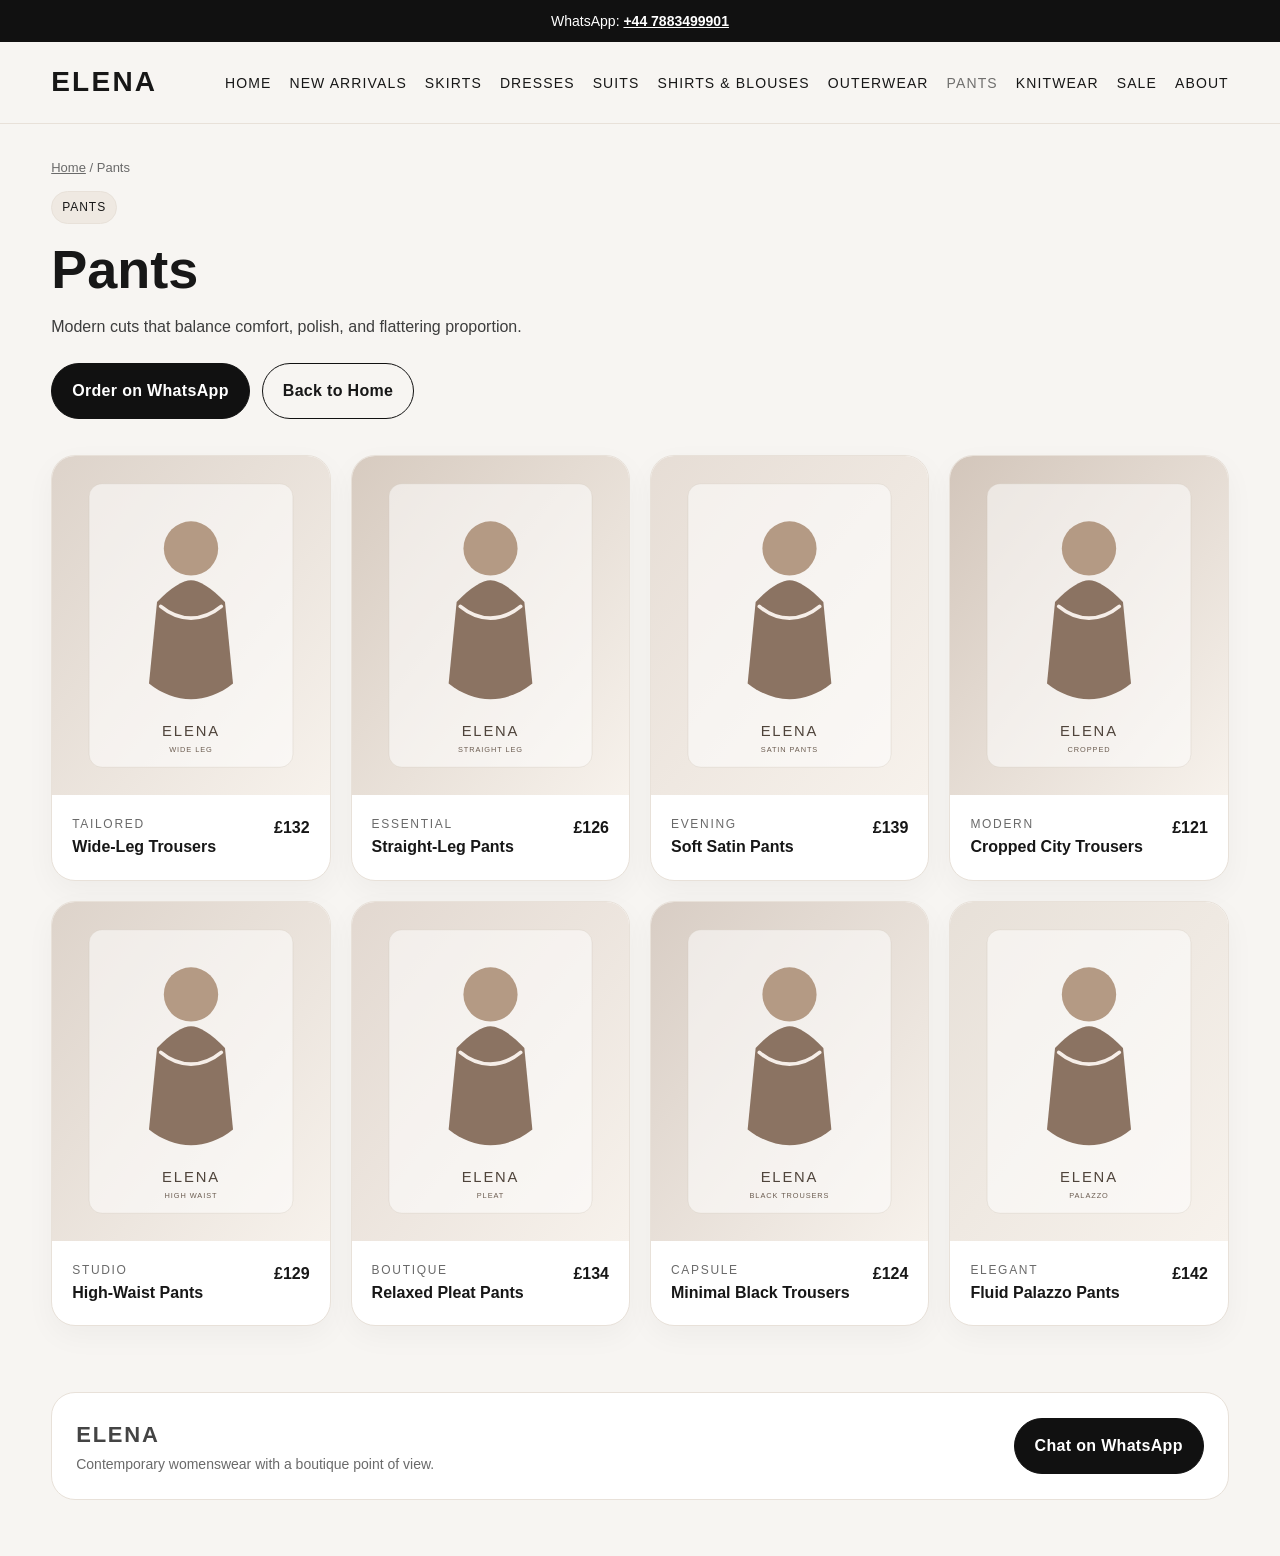
<file: pants.html>
<!doctype html>
<html lang="en">
<head>
  <meta charset="utf-8">
  <meta name="viewport" content="width=device-width,initial-scale=1">
  <title>Pants | Elena</title>
  <meta name="description" content="Elena boutique womenswear. Explore skirts, dresses, suits, outerwear and more.">
  <link rel="stylesheet" href="styles.css">
</head>
<body>
  
    <div class="topbar">
      <div class="container">WhatsApp:&nbsp;<a href="https://wa.me/447883499901">+44 7883499901</a></div>
    </div>
    <header>
      <div class="container nav-wrap">
        <a class="brand" href="index.html">ELENA</a>
        <nav><a data-nav href="index.html">Home</a><a data-nav href="new-arrivals.html">New Arrivals</a><a data-nav href="skirts.html">Skirts</a><a data-nav href="dresses.html">Dresses</a><a data-nav href="suits.html">Suits</a><a data-nav href="shirts-blouses.html">Shirts & Blouses</a><a data-nav href="outerwear.html">Outerwear</a><a data-nav href="pants.html">Pants</a><a data-nav href="knitwear.html">Knitwear</a><a data-nav href="sale.html">Sale</a><a data-nav href="about.html">About</a></nav>
      </div>
    </header>
    
  
    <main>
      <section class="page-intro">
        <div class="container">
          <div class="breadcrumb"><a href="index.html">Home</a> / Pants</div>
          <span class="badge">Pants</span>
          <h1 style="margin-top:16px">Pants</h1>
          <p>Modern cuts that balance comfort, polish, and flattering proportion.</p>
          <div class="actions">
            <a class="btn primary" href="https://wa.me/447883499901">Order on WhatsApp</a>
            <a class="btn secondary" href="index.html">Back to Home</a>
          </div>
        </div>
      </section>
      <section class="section">
        <div class="container">
          <div class="grid-4">
            
    <article class="product-card">
      <img src="data:image/svg+xml;utf8,%3Csvg%20xmlns%3D%22http%3A//www.w3.org/2000/svg%22%20width%3D%22900%22%20height%3D%221100%22%20viewBox%3D%220%200%20900%201100%22%3E%0A%20%20%20%20%3Cdefs%3E%0A%20%20%20%20%20%20%3ClinearGradient%20id%3D%22g%22%20x1%3D%220%22%20x2%3D%221%22%20y1%3D%220%22%20y2%3D%221%22%3E%0A%20%20%20%20%20%20%20%20%3Cstop%20offset%3D%220%25%22%20stop-color%3D%22%23ddd3ca%22/%3E%0A%20%20%20%20%20%20%20%20%3Cstop%20offset%3D%22100%25%22%20stop-color%3D%22%23f7f2ec%22/%3E%0A%20%20%20%20%20%20%3C/linearGradient%3E%0A%20%20%20%20%3C/defs%3E%0A%20%20%20%20%3Crect%20width%3D%22100%25%22%20height%3D%22100%25%22%20fill%3D%22url%28%23g%29%22/%3E%0A%20%20%20%20%3Crect%20x%3D%22120%22%20y%3D%2290%22%20width%3D%22660%22%20height%3D%22920%22%20rx%3D%2242%22%20fill%3D%22rgba%28255%2C255%2C255%2C.55%29%22%20stroke%3D%22%23cabfb4%22/%3E%0A%20%20%20%20%3Ccircle%20cx%3D%22450%22%20cy%3D%22300%22%20r%3D%2288%22%20fill%3D%22%23b49a84%22/%3E%0A%20%20%20%20%3Cpath%20d%3D%22M340%20474c44-48%2085-71%20110-71s66%2023%20110%2071l26%20264c-42%2034-90%2051-136%2051-47%200-93-17-136-51z%22%20fill%3D%22%238b7362%22/%3E%0A%20%20%20%20%3Cpath%20d%3D%22M352%20488c30%2025%2066%2038%2098%2038s68-13%2098-38%22%20stroke%3D%22%23f6eee8%22%20stroke-width%3D%2212%22%20fill%3D%22none%22%20stroke-linecap%3D%22round%22/%3E%0A%20%20%20%20%3Ctext%20x%3D%22450%22%20y%3D%22910%22%20text-anchor%3D%22middle%22%20font-family%3D%22Arial%2C%20Helvetica%2C%20sans-serif%22%20font-size%3D%2248%22%20letter-spacing%3D%226%22%20fill%3D%22%234f443b%22%3EELENA%3C/text%3E%0A%20%20%20%20%3Ctext%20x%3D%22450%22%20y%3D%22962%22%20text-anchor%3D%22middle%22%20font-family%3D%22Arial%2C%20Helvetica%2C%20sans-serif%22%20font-size%3D%2224%22%20letter-spacing%3D%223%22%20fill%3D%22%236b5c50%22%3EWIDE%20LEG%3C/text%3E%0A%20%20%20%20%3C/svg%3E" alt="Wide-Leg Trousers">
      <div class="product-copy">
        <div>
          <div class="meta">Tailored</div>
          <strong>Wide-Leg Trousers</strong>
        </div>
        <div class="price">£132</div>
      </div>
    </article>
    <article class="product-card">
      <img src="data:image/svg+xml;utf8,%3Csvg%20xmlns%3D%22http%3A//www.w3.org/2000/svg%22%20width%3D%22900%22%20height%3D%221100%22%20viewBox%3D%220%200%20900%201100%22%3E%0A%20%20%20%20%3Cdefs%3E%0A%20%20%20%20%20%20%3ClinearGradient%20id%3D%22g%22%20x1%3D%220%22%20x2%3D%221%22%20y1%3D%220%22%20y2%3D%221%22%3E%0A%20%20%20%20%20%20%20%20%3Cstop%20offset%3D%220%25%22%20stop-color%3D%22%23d7cbc0%22/%3E%0A%20%20%20%20%20%20%20%20%3Cstop%20offset%3D%22100%25%22%20stop-color%3D%22%23f7f2ec%22/%3E%0A%20%20%20%20%20%20%3C/linearGradient%3E%0A%20%20%20%20%3C/defs%3E%0A%20%20%20%20%3Crect%20width%3D%22100%25%22%20height%3D%22100%25%22%20fill%3D%22url%28%23g%29%22/%3E%0A%20%20%20%20%3Crect%20x%3D%22120%22%20y%3D%2290%22%20width%3D%22660%22%20height%3D%22920%22%20rx%3D%2242%22%20fill%3D%22rgba%28255%2C255%2C255%2C.55%29%22%20stroke%3D%22%23cabfb4%22/%3E%0A%20%20%20%20%3Ccircle%20cx%3D%22450%22%20cy%3D%22300%22%20r%3D%2288%22%20fill%3D%22%23b49a84%22/%3E%0A%20%20%20%20%3Cpath%20d%3D%22M340%20474c44-48%2085-71%20110-71s66%2023%20110%2071l26%20264c-42%2034-90%2051-136%2051-47%200-93-17-136-51z%22%20fill%3D%22%238b7362%22/%3E%0A%20%20%20%20%3Cpath%20d%3D%22M352%20488c30%2025%2066%2038%2098%2038s68-13%2098-38%22%20stroke%3D%22%23f6eee8%22%20stroke-width%3D%2212%22%20fill%3D%22none%22%20stroke-linecap%3D%22round%22/%3E%0A%20%20%20%20%3Ctext%20x%3D%22450%22%20y%3D%22910%22%20text-anchor%3D%22middle%22%20font-family%3D%22Arial%2C%20Helvetica%2C%20sans-serif%22%20font-size%3D%2248%22%20letter-spacing%3D%226%22%20fill%3D%22%234f443b%22%3EELENA%3C/text%3E%0A%20%20%20%20%3Ctext%20x%3D%22450%22%20y%3D%22962%22%20text-anchor%3D%22middle%22%20font-family%3D%22Arial%2C%20Helvetica%2C%20sans-serif%22%20font-size%3D%2224%22%20letter-spacing%3D%223%22%20fill%3D%22%236b5c50%22%3ESTRAIGHT%20LEG%3C/text%3E%0A%20%20%20%20%3C/svg%3E" alt="Straight-Leg Pants">
      <div class="product-copy">
        <div>
          <div class="meta">Essential</div>
          <strong>Straight-Leg Pants</strong>
        </div>
        <div class="price">£126</div>
      </div>
    </article>
    <article class="product-card">
      <img src="data:image/svg+xml;utf8,%3Csvg%20xmlns%3D%22http%3A//www.w3.org/2000/svg%22%20width%3D%22900%22%20height%3D%221100%22%20viewBox%3D%220%200%20900%201100%22%3E%0A%20%20%20%20%3Cdefs%3E%0A%20%20%20%20%20%20%3ClinearGradient%20id%3D%22g%22%20x1%3D%220%22%20x2%3D%221%22%20y1%3D%220%22%20y2%3D%221%22%3E%0A%20%20%20%20%20%20%20%20%3Cstop%20offset%3D%220%25%22%20stop-color%3D%22%23e6ddd5%22/%3E%0A%20%20%20%20%20%20%20%20%3Cstop%20offset%3D%22100%25%22%20stop-color%3D%22%23f7f2ec%22/%3E%0A%20%20%20%20%20%20%3C/linearGradient%3E%0A%20%20%20%20%3C/defs%3E%0A%20%20%20%20%3Crect%20width%3D%22100%25%22%20height%3D%22100%25%22%20fill%3D%22url%28%23g%29%22/%3E%0A%20%20%20%20%3Crect%20x%3D%22120%22%20y%3D%2290%22%20width%3D%22660%22%20height%3D%22920%22%20rx%3D%2242%22%20fill%3D%22rgba%28255%2C255%2C255%2C.55%29%22%20stroke%3D%22%23cabfb4%22/%3E%0A%20%20%20%20%3Ccircle%20cx%3D%22450%22%20cy%3D%22300%22%20r%3D%2288%22%20fill%3D%22%23b49a84%22/%3E%0A%20%20%20%20%3Cpath%20d%3D%22M340%20474c44-48%2085-71%20110-71s66%2023%20110%2071l26%20264c-42%2034-90%2051-136%2051-47%200-93-17-136-51z%22%20fill%3D%22%238b7362%22/%3E%0A%20%20%20%20%3Cpath%20d%3D%22M352%20488c30%2025%2066%2038%2098%2038s68-13%2098-38%22%20stroke%3D%22%23f6eee8%22%20stroke-width%3D%2212%22%20fill%3D%22none%22%20stroke-linecap%3D%22round%22/%3E%0A%20%20%20%20%3Ctext%20x%3D%22450%22%20y%3D%22910%22%20text-anchor%3D%22middle%22%20font-family%3D%22Arial%2C%20Helvetica%2C%20sans-serif%22%20font-size%3D%2248%22%20letter-spacing%3D%226%22%20fill%3D%22%234f443b%22%3EELENA%3C/text%3E%0A%20%20%20%20%3Ctext%20x%3D%22450%22%20y%3D%22962%22%20text-anchor%3D%22middle%22%20font-family%3D%22Arial%2C%20Helvetica%2C%20sans-serif%22%20font-size%3D%2224%22%20letter-spacing%3D%223%22%20fill%3D%22%236b5c50%22%3ESATIN%20PANTS%3C/text%3E%0A%20%20%20%20%3C/svg%3E" alt="Soft Satin Pants">
      <div class="product-copy">
        <div>
          <div class="meta">Evening</div>
          <strong>Soft Satin Pants</strong>
        </div>
        <div class="price">£139</div>
      </div>
    </article>
    <article class="product-card">
      <img src="data:image/svg+xml;utf8,%3Csvg%20xmlns%3D%22http%3A//www.w3.org/2000/svg%22%20width%3D%22900%22%20height%3D%221100%22%20viewBox%3D%220%200%20900%201100%22%3E%0A%20%20%20%20%3Cdefs%3E%0A%20%20%20%20%20%20%3ClinearGradient%20id%3D%22g%22%20x1%3D%220%22%20x2%3D%221%22%20y1%3D%220%22%20y2%3D%221%22%3E%0A%20%20%20%20%20%20%20%20%3Cstop%20offset%3D%220%25%22%20stop-color%3D%22%23d3c6bb%22/%3E%0A%20%20%20%20%20%20%20%20%3Cstop%20offset%3D%22100%25%22%20stop-color%3D%22%23f7f2ec%22/%3E%0A%20%20%20%20%20%20%3C/linearGradient%3E%0A%20%20%20%20%3C/defs%3E%0A%20%20%20%20%3Crect%20width%3D%22100%25%22%20height%3D%22100%25%22%20fill%3D%22url%28%23g%29%22/%3E%0A%20%20%20%20%3Crect%20x%3D%22120%22%20y%3D%2290%22%20width%3D%22660%22%20height%3D%22920%22%20rx%3D%2242%22%20fill%3D%22rgba%28255%2C255%2C255%2C.55%29%22%20stroke%3D%22%23cabfb4%22/%3E%0A%20%20%20%20%3Ccircle%20cx%3D%22450%22%20cy%3D%22300%22%20r%3D%2288%22%20fill%3D%22%23b49a84%22/%3E%0A%20%20%20%20%3Cpath%20d%3D%22M340%20474c44-48%2085-71%20110-71s66%2023%20110%2071l26%20264c-42%2034-90%2051-136%2051-47%200-93-17-136-51z%22%20fill%3D%22%238b7362%22/%3E%0A%20%20%20%20%3Cpath%20d%3D%22M352%20488c30%2025%2066%2038%2098%2038s68-13%2098-38%22%20stroke%3D%22%23f6eee8%22%20stroke-width%3D%2212%22%20fill%3D%22none%22%20stroke-linecap%3D%22round%22/%3E%0A%20%20%20%20%3Ctext%20x%3D%22450%22%20y%3D%22910%22%20text-anchor%3D%22middle%22%20font-family%3D%22Arial%2C%20Helvetica%2C%20sans-serif%22%20font-size%3D%2248%22%20letter-spacing%3D%226%22%20fill%3D%22%234f443b%22%3EELENA%3C/text%3E%0A%20%20%20%20%3Ctext%20x%3D%22450%22%20y%3D%22962%22%20text-anchor%3D%22middle%22%20font-family%3D%22Arial%2C%20Helvetica%2C%20sans-serif%22%20font-size%3D%2224%22%20letter-spacing%3D%223%22%20fill%3D%22%236b5c50%22%3ECROPPED%3C/text%3E%0A%20%20%20%20%3C/svg%3E" alt="Cropped City Trousers">
      <div class="product-copy">
        <div>
          <div class="meta">Modern</div>
          <strong>Cropped City Trousers</strong>
        </div>
        <div class="price">£121</div>
      </div>
    </article>
    <article class="product-card">
      <img src="data:image/svg+xml;utf8,%3Csvg%20xmlns%3D%22http%3A//www.w3.org/2000/svg%22%20width%3D%22900%22%20height%3D%221100%22%20viewBox%3D%220%200%20900%201100%22%3E%0A%20%20%20%20%3Cdefs%3E%0A%20%20%20%20%20%20%3ClinearGradient%20id%3D%22g%22%20x1%3D%220%22%20x2%3D%221%22%20y1%3D%220%22%20y2%3D%221%22%3E%0A%20%20%20%20%20%20%20%20%3Cstop%20offset%3D%220%25%22%20stop-color%3D%22%23ddd3ca%22/%3E%0A%20%20%20%20%20%20%20%20%3Cstop%20offset%3D%22100%25%22%20stop-color%3D%22%23f7f2ec%22/%3E%0A%20%20%20%20%20%20%3C/linearGradient%3E%0A%20%20%20%20%3C/defs%3E%0A%20%20%20%20%3Crect%20width%3D%22100%25%22%20height%3D%22100%25%22%20fill%3D%22url%28%23g%29%22/%3E%0A%20%20%20%20%3Crect%20x%3D%22120%22%20y%3D%2290%22%20width%3D%22660%22%20height%3D%22920%22%20rx%3D%2242%22%20fill%3D%22rgba%28255%2C255%2C255%2C.55%29%22%20stroke%3D%22%23cabfb4%22/%3E%0A%20%20%20%20%3Ccircle%20cx%3D%22450%22%20cy%3D%22300%22%20r%3D%2288%22%20fill%3D%22%23b49a84%22/%3E%0A%20%20%20%20%3Cpath%20d%3D%22M340%20474c44-48%2085-71%20110-71s66%2023%20110%2071l26%20264c-42%2034-90%2051-136%2051-47%200-93-17-136-51z%22%20fill%3D%22%238b7362%22/%3E%0A%20%20%20%20%3Cpath%20d%3D%22M352%20488c30%2025%2066%2038%2098%2038s68-13%2098-38%22%20stroke%3D%22%23f6eee8%22%20stroke-width%3D%2212%22%20fill%3D%22none%22%20stroke-linecap%3D%22round%22/%3E%0A%20%20%20%20%3Ctext%20x%3D%22450%22%20y%3D%22910%22%20text-anchor%3D%22middle%22%20font-family%3D%22Arial%2C%20Helvetica%2C%20sans-serif%22%20font-size%3D%2248%22%20letter-spacing%3D%226%22%20fill%3D%22%234f443b%22%3EELENA%3C/text%3E%0A%20%20%20%20%3Ctext%20x%3D%22450%22%20y%3D%22962%22%20text-anchor%3D%22middle%22%20font-family%3D%22Arial%2C%20Helvetica%2C%20sans-serif%22%20font-size%3D%2224%22%20letter-spacing%3D%223%22%20fill%3D%22%236b5c50%22%3EHIGH%20WAIST%3C/text%3E%0A%20%20%20%20%3C/svg%3E" alt="High-Waist Pants">
      <div class="product-copy">
        <div>
          <div class="meta">Studio</div>
          <strong>High-Waist Pants</strong>
        </div>
        <div class="price">£129</div>
      </div>
    </article>
    <article class="product-card">
      <img src="data:image/svg+xml;utf8,%3Csvg%20xmlns%3D%22http%3A//www.w3.org/2000/svg%22%20width%3D%22900%22%20height%3D%221100%22%20viewBox%3D%220%200%20900%201100%22%3E%0A%20%20%20%20%3Cdefs%3E%0A%20%20%20%20%20%20%3ClinearGradient%20id%3D%22g%22%20x1%3D%220%22%20x2%3D%221%22%20y1%3D%220%22%20y2%3D%221%22%3E%0A%20%20%20%20%20%20%20%20%3Cstop%20offset%3D%220%25%22%20stop-color%3D%22%23e2d8d0%22/%3E%0A%20%20%20%20%20%20%20%20%3Cstop%20offset%3D%22100%25%22%20stop-color%3D%22%23f7f2ec%22/%3E%0A%20%20%20%20%20%20%3C/linearGradient%3E%0A%20%20%20%20%3C/defs%3E%0A%20%20%20%20%3Crect%20width%3D%22100%25%22%20height%3D%22100%25%22%20fill%3D%22url%28%23g%29%22/%3E%0A%20%20%20%20%3Crect%20x%3D%22120%22%20y%3D%2290%22%20width%3D%22660%22%20height%3D%22920%22%20rx%3D%2242%22%20fill%3D%22rgba%28255%2C255%2C255%2C.55%29%22%20stroke%3D%22%23cabfb4%22/%3E%0A%20%20%20%20%3Ccircle%20cx%3D%22450%22%20cy%3D%22300%22%20r%3D%2288%22%20fill%3D%22%23b49a84%22/%3E%0A%20%20%20%20%3Cpath%20d%3D%22M340%20474c44-48%2085-71%20110-71s66%2023%20110%2071l26%20264c-42%2034-90%2051-136%2051-47%200-93-17-136-51z%22%20fill%3D%22%238b7362%22/%3E%0A%20%20%20%20%3Cpath%20d%3D%22M352%20488c30%2025%2066%2038%2098%2038s68-13%2098-38%22%20stroke%3D%22%23f6eee8%22%20stroke-width%3D%2212%22%20fill%3D%22none%22%20stroke-linecap%3D%22round%22/%3E%0A%20%20%20%20%3Ctext%20x%3D%22450%22%20y%3D%22910%22%20text-anchor%3D%22middle%22%20font-family%3D%22Arial%2C%20Helvetica%2C%20sans-serif%22%20font-size%3D%2248%22%20letter-spacing%3D%226%22%20fill%3D%22%234f443b%22%3EELENA%3C/text%3E%0A%20%20%20%20%3Ctext%20x%3D%22450%22%20y%3D%22962%22%20text-anchor%3D%22middle%22%20font-family%3D%22Arial%2C%20Helvetica%2C%20sans-serif%22%20font-size%3D%2224%22%20letter-spacing%3D%223%22%20fill%3D%22%236b5c50%22%3EPLEAT%3C/text%3E%0A%20%20%20%20%3C/svg%3E" alt="Relaxed Pleat Pants">
      <div class="product-copy">
        <div>
          <div class="meta">Boutique</div>
          <strong>Relaxed Pleat Pants</strong>
        </div>
        <div class="price">£134</div>
      </div>
    </article>
    <article class="product-card">
      <img src="data:image/svg+xml;utf8,%3Csvg%20xmlns%3D%22http%3A//www.w3.org/2000/svg%22%20width%3D%22900%22%20height%3D%221100%22%20viewBox%3D%220%200%20900%201100%22%3E%0A%20%20%20%20%3Cdefs%3E%0A%20%20%20%20%20%20%3ClinearGradient%20id%3D%22g%22%20x1%3D%220%22%20x2%3D%221%22%20y1%3D%220%22%20y2%3D%221%22%3E%0A%20%20%20%20%20%20%20%20%3Cstop%20offset%3D%220%25%22%20stop-color%3D%22%23d8cdc4%22/%3E%0A%20%20%20%20%20%20%20%20%3Cstop%20offset%3D%22100%25%22%20stop-color%3D%22%23f7f2ec%22/%3E%0A%20%20%20%20%20%20%3C/linearGradient%3E%0A%20%20%20%20%3C/defs%3E%0A%20%20%20%20%3Crect%20width%3D%22100%25%22%20height%3D%22100%25%22%20fill%3D%22url%28%23g%29%22/%3E%0A%20%20%20%20%3Crect%20x%3D%22120%22%20y%3D%2290%22%20width%3D%22660%22%20height%3D%22920%22%20rx%3D%2242%22%20fill%3D%22rgba%28255%2C255%2C255%2C.55%29%22%20stroke%3D%22%23cabfb4%22/%3E%0A%20%20%20%20%3Ccircle%20cx%3D%22450%22%20cy%3D%22300%22%20r%3D%2288%22%20fill%3D%22%23b49a84%22/%3E%0A%20%20%20%20%3Cpath%20d%3D%22M340%20474c44-48%2085-71%20110-71s66%2023%20110%2071l26%20264c-42%2034-90%2051-136%2051-47%200-93-17-136-51z%22%20fill%3D%22%238b7362%22/%3E%0A%20%20%20%20%3Cpath%20d%3D%22M352%20488c30%2025%2066%2038%2098%2038s68-13%2098-38%22%20stroke%3D%22%23f6eee8%22%20stroke-width%3D%2212%22%20fill%3D%22none%22%20stroke-linecap%3D%22round%22/%3E%0A%20%20%20%20%3Ctext%20x%3D%22450%22%20y%3D%22910%22%20text-anchor%3D%22middle%22%20font-family%3D%22Arial%2C%20Helvetica%2C%20sans-serif%22%20font-size%3D%2248%22%20letter-spacing%3D%226%22%20fill%3D%22%234f443b%22%3EELENA%3C/text%3E%0A%20%20%20%20%3Ctext%20x%3D%22450%22%20y%3D%22962%22%20text-anchor%3D%22middle%22%20font-family%3D%22Arial%2C%20Helvetica%2C%20sans-serif%22%20font-size%3D%2224%22%20letter-spacing%3D%223%22%20fill%3D%22%236b5c50%22%3EBLACK%20TROUSERS%3C/text%3E%0A%20%20%20%20%3C/svg%3E" alt="Minimal Black Trousers">
      <div class="product-copy">
        <div>
          <div class="meta">Capsule</div>
          <strong>Minimal Black Trousers</strong>
        </div>
        <div class="price">£124</div>
      </div>
    </article>
    <article class="product-card">
      <img src="data:image/svg+xml;utf8,%3Csvg%20xmlns%3D%22http%3A//www.w3.org/2000/svg%22%20width%3D%22900%22%20height%3D%221100%22%20viewBox%3D%220%200%20900%201100%22%3E%0A%20%20%20%20%3Cdefs%3E%0A%20%20%20%20%20%20%3ClinearGradient%20id%3D%22g%22%20x1%3D%220%22%20x2%3D%221%22%20y1%3D%220%22%20y2%3D%221%22%3E%0A%20%20%20%20%20%20%20%20%3Cstop%20offset%3D%220%25%22%20stop-color%3D%22%23e7e0d8%22/%3E%0A%20%20%20%20%20%20%20%20%3Cstop%20offset%3D%22100%25%22%20stop-color%3D%22%23f7f2ec%22/%3E%0A%20%20%20%20%20%20%3C/linearGradient%3E%0A%20%20%20%20%3C/defs%3E%0A%20%20%20%20%3Crect%20width%3D%22100%25%22%20height%3D%22100%25%22%20fill%3D%22url%28%23g%29%22/%3E%0A%20%20%20%20%3Crect%20x%3D%22120%22%20y%3D%2290%22%20width%3D%22660%22%20height%3D%22920%22%20rx%3D%2242%22%20fill%3D%22rgba%28255%2C255%2C255%2C.55%29%22%20stroke%3D%22%23cabfb4%22/%3E%0A%20%20%20%20%3Ccircle%20cx%3D%22450%22%20cy%3D%22300%22%20r%3D%2288%22%20fill%3D%22%23b49a84%22/%3E%0A%20%20%20%20%3Cpath%20d%3D%22M340%20474c44-48%2085-71%20110-71s66%2023%20110%2071l26%20264c-42%2034-90%2051-136%2051-47%200-93-17-136-51z%22%20fill%3D%22%238b7362%22/%3E%0A%20%20%20%20%3Cpath%20d%3D%22M352%20488c30%2025%2066%2038%2098%2038s68-13%2098-38%22%20stroke%3D%22%23f6eee8%22%20stroke-width%3D%2212%22%20fill%3D%22none%22%20stroke-linecap%3D%22round%22/%3E%0A%20%20%20%20%3Ctext%20x%3D%22450%22%20y%3D%22910%22%20text-anchor%3D%22middle%22%20font-family%3D%22Arial%2C%20Helvetica%2C%20sans-serif%22%20font-size%3D%2248%22%20letter-spacing%3D%226%22%20fill%3D%22%234f443b%22%3EELENA%3C/text%3E%0A%20%20%20%20%3Ctext%20x%3D%22450%22%20y%3D%22962%22%20text-anchor%3D%22middle%22%20font-family%3D%22Arial%2C%20Helvetica%2C%20sans-serif%22%20font-size%3D%2224%22%20letter-spacing%3D%223%22%20fill%3D%22%236b5c50%22%3EPALAZZO%3C/text%3E%0A%20%20%20%20%3C/svg%3E" alt="Fluid Palazzo Pants">
      <div class="product-copy">
        <div>
          <div class="meta">Elegant</div>
          <strong>Fluid Palazzo Pants</strong>
        </div>
        <div class="price">£142</div>
      </div>
    </article>
          </div>
        </div>
      </section>
    </main>
    
  
    <footer>
      <div class="container">
        <div class="footer-box">
          <div>
            <div class="brand" style="font-size:22px">ELENA</div>
            <div class="small">Contemporary womenswear with a boutique point of view.</div>
          </div>
          <div>
            <a class="btn primary" href="https://wa.me/447883499901">Chat on WhatsApp</a>
          </div>
        </div>
      </div>
    </footer>
    <script src="script.js"></script>
    
</body>
</html>
</file>
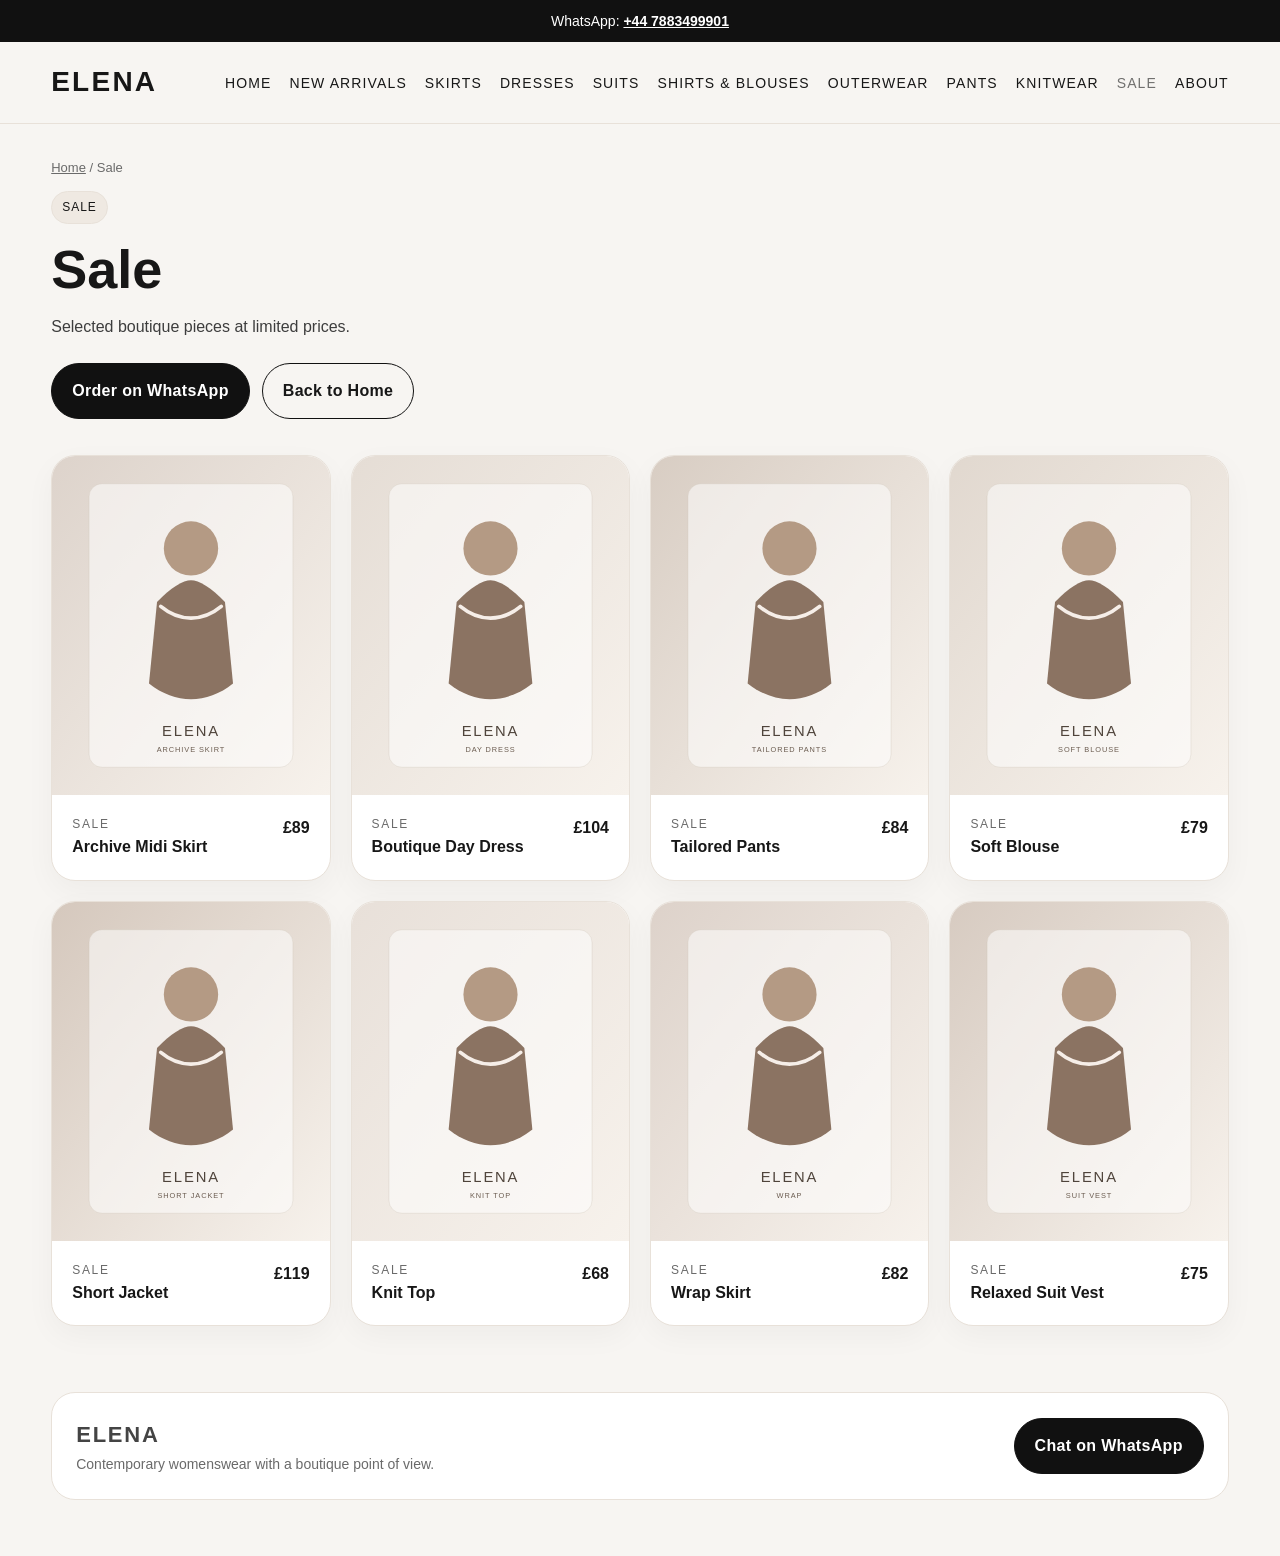
<file: sale.html>
<!doctype html>
<html lang="en">
<head>
  <meta charset="utf-8">
  <meta name="viewport" content="width=device-width,initial-scale=1">
  <title>Sale | Elena</title>
  <meta name="description" content="Elena boutique womenswear. Explore skirts, dresses, suits, outerwear and more.">
  <link rel="stylesheet" href="styles.css">
</head>
<body>
  
    <div class="topbar">
      <div class="container">WhatsApp:&nbsp;<a href="https://wa.me/447883499901">+44 7883499901</a></div>
    </div>
    <header>
      <div class="container nav-wrap">
        <a class="brand" href="index.html">ELENA</a>
        <nav><a data-nav href="index.html">Home</a><a data-nav href="new-arrivals.html">New Arrivals</a><a data-nav href="skirts.html">Skirts</a><a data-nav href="dresses.html">Dresses</a><a data-nav href="suits.html">Suits</a><a data-nav href="shirts-blouses.html">Shirts & Blouses</a><a data-nav href="outerwear.html">Outerwear</a><a data-nav href="pants.html">Pants</a><a data-nav href="knitwear.html">Knitwear</a><a data-nav href="sale.html">Sale</a><a data-nav href="about.html">About</a></nav>
      </div>
    </header>
    
  
    <main>
      <section class="page-intro">
        <div class="container">
          <div class="breadcrumb"><a href="index.html">Home</a> / Sale</div>
          <span class="badge">Sale</span>
          <h1 style="margin-top:16px">Sale</h1>
          <p>Selected boutique pieces at limited prices.</p>
          <div class="actions">
            <a class="btn primary" href="https://wa.me/447883499901">Order on WhatsApp</a>
            <a class="btn secondary" href="index.html">Back to Home</a>
          </div>
        </div>
      </section>
      <section class="section">
        <div class="container">
          <div class="grid-4">
            
    <article class="product-card">
      <img src="data:image/svg+xml;utf8,%3Csvg%20xmlns%3D%22http%3A//www.w3.org/2000/svg%22%20width%3D%22900%22%20height%3D%221100%22%20viewBox%3D%220%200%20900%201100%22%3E%0A%20%20%20%20%3Cdefs%3E%0A%20%20%20%20%20%20%3ClinearGradient%20id%3D%22g%22%20x1%3D%220%22%20x2%3D%221%22%20y1%3D%220%22%20y2%3D%221%22%3E%0A%20%20%20%20%20%20%20%20%3Cstop%20offset%3D%220%25%22%20stop-color%3D%22%23ddd3cb%22/%3E%0A%20%20%20%20%20%20%20%20%3Cstop%20offset%3D%22100%25%22%20stop-color%3D%22%23f7f2ec%22/%3E%0A%20%20%20%20%20%20%3C/linearGradient%3E%0A%20%20%20%20%3C/defs%3E%0A%20%20%20%20%3Crect%20width%3D%22100%25%22%20height%3D%22100%25%22%20fill%3D%22url%28%23g%29%22/%3E%0A%20%20%20%20%3Crect%20x%3D%22120%22%20y%3D%2290%22%20width%3D%22660%22%20height%3D%22920%22%20rx%3D%2242%22%20fill%3D%22rgba%28255%2C255%2C255%2C.55%29%22%20stroke%3D%22%23cabfb4%22/%3E%0A%20%20%20%20%3Ccircle%20cx%3D%22450%22%20cy%3D%22300%22%20r%3D%2288%22%20fill%3D%22%23b49a84%22/%3E%0A%20%20%20%20%3Cpath%20d%3D%22M340%20474c44-48%2085-71%20110-71s66%2023%20110%2071l26%20264c-42%2034-90%2051-136%2051-47%200-93-17-136-51z%22%20fill%3D%22%238b7362%22/%3E%0A%20%20%20%20%3Cpath%20d%3D%22M352%20488c30%2025%2066%2038%2098%2038s68-13%2098-38%22%20stroke%3D%22%23f6eee8%22%20stroke-width%3D%2212%22%20fill%3D%22none%22%20stroke-linecap%3D%22round%22/%3E%0A%20%20%20%20%3Ctext%20x%3D%22450%22%20y%3D%22910%22%20text-anchor%3D%22middle%22%20font-family%3D%22Arial%2C%20Helvetica%2C%20sans-serif%22%20font-size%3D%2248%22%20letter-spacing%3D%226%22%20fill%3D%22%234f443b%22%3EELENA%3C/text%3E%0A%20%20%20%20%3Ctext%20x%3D%22450%22%20y%3D%22962%22%20text-anchor%3D%22middle%22%20font-family%3D%22Arial%2C%20Helvetica%2C%20sans-serif%22%20font-size%3D%2224%22%20letter-spacing%3D%223%22%20fill%3D%22%236b5c50%22%3EARCHIVE%20SKIRT%3C/text%3E%0A%20%20%20%20%3C/svg%3E" alt="Archive Midi Skirt">
      <div class="product-copy">
        <div>
          <div class="meta">Sale</div>
          <strong>Archive Midi Skirt</strong>
        </div>
        <div class="price">£89</div>
      </div>
    </article>
    <article class="product-card">
      <img src="data:image/svg+xml;utf8,%3Csvg%20xmlns%3D%22http%3A//www.w3.org/2000/svg%22%20width%3D%22900%22%20height%3D%221100%22%20viewBox%3D%220%200%20900%201100%22%3E%0A%20%20%20%20%3Cdefs%3E%0A%20%20%20%20%20%20%3ClinearGradient%20id%3D%22g%22%20x1%3D%220%22%20x2%3D%221%22%20y1%3D%220%22%20y2%3D%221%22%3E%0A%20%20%20%20%20%20%20%20%3Cstop%20offset%3D%220%25%22%20stop-color%3D%22%23e5ddd5%22/%3E%0A%20%20%20%20%20%20%20%20%3Cstop%20offset%3D%22100%25%22%20stop-color%3D%22%23f7f2ec%22/%3E%0A%20%20%20%20%20%20%3C/linearGradient%3E%0A%20%20%20%20%3C/defs%3E%0A%20%20%20%20%3Crect%20width%3D%22100%25%22%20height%3D%22100%25%22%20fill%3D%22url%28%23g%29%22/%3E%0A%20%20%20%20%3Crect%20x%3D%22120%22%20y%3D%2290%22%20width%3D%22660%22%20height%3D%22920%22%20rx%3D%2242%22%20fill%3D%22rgba%28255%2C255%2C255%2C.55%29%22%20stroke%3D%22%23cabfb4%22/%3E%0A%20%20%20%20%3Ccircle%20cx%3D%22450%22%20cy%3D%22300%22%20r%3D%2288%22%20fill%3D%22%23b49a84%22/%3E%0A%20%20%20%20%3Cpath%20d%3D%22M340%20474c44-48%2085-71%20110-71s66%2023%20110%2071l26%20264c-42%2034-90%2051-136%2051-47%200-93-17-136-51z%22%20fill%3D%22%238b7362%22/%3E%0A%20%20%20%20%3Cpath%20d%3D%22M352%20488c30%2025%2066%2038%2098%2038s68-13%2098-38%22%20stroke%3D%22%23f6eee8%22%20stroke-width%3D%2212%22%20fill%3D%22none%22%20stroke-linecap%3D%22round%22/%3E%0A%20%20%20%20%3Ctext%20x%3D%22450%22%20y%3D%22910%22%20text-anchor%3D%22middle%22%20font-family%3D%22Arial%2C%20Helvetica%2C%20sans-serif%22%20font-size%3D%2248%22%20letter-spacing%3D%226%22%20fill%3D%22%234f443b%22%3EELENA%3C/text%3E%0A%20%20%20%20%3Ctext%20x%3D%22450%22%20y%3D%22962%22%20text-anchor%3D%22middle%22%20font-family%3D%22Arial%2C%20Helvetica%2C%20sans-serif%22%20font-size%3D%2224%22%20letter-spacing%3D%223%22%20fill%3D%22%236b5c50%22%3EDAY%20DRESS%3C/text%3E%0A%20%20%20%20%3C/svg%3E" alt="Boutique Day Dress">
      <div class="product-copy">
        <div>
          <div class="meta">Sale</div>
          <strong>Boutique Day Dress</strong>
        </div>
        <div class="price">£104</div>
      </div>
    </article>
    <article class="product-card">
      <img src="data:image/svg+xml;utf8,%3Csvg%20xmlns%3D%22http%3A//www.w3.org/2000/svg%22%20width%3D%22900%22%20height%3D%221100%22%20viewBox%3D%220%200%20900%201100%22%3E%0A%20%20%20%20%3Cdefs%3E%0A%20%20%20%20%20%20%3ClinearGradient%20id%3D%22g%22%20x1%3D%220%22%20x2%3D%221%22%20y1%3D%220%22%20y2%3D%221%22%3E%0A%20%20%20%20%20%20%20%20%3Cstop%20offset%3D%220%25%22%20stop-color%3D%22%23d8cdc3%22/%3E%0A%20%20%20%20%20%20%20%20%3Cstop%20offset%3D%22100%25%22%20stop-color%3D%22%23f7f2ec%22/%3E%0A%20%20%20%20%20%20%3C/linearGradient%3E%0A%20%20%20%20%3C/defs%3E%0A%20%20%20%20%3Crect%20width%3D%22100%25%22%20height%3D%22100%25%22%20fill%3D%22url%28%23g%29%22/%3E%0A%20%20%20%20%3Crect%20x%3D%22120%22%20y%3D%2290%22%20width%3D%22660%22%20height%3D%22920%22%20rx%3D%2242%22%20fill%3D%22rgba%28255%2C255%2C255%2C.55%29%22%20stroke%3D%22%23cabfb4%22/%3E%0A%20%20%20%20%3Ccircle%20cx%3D%22450%22%20cy%3D%22300%22%20r%3D%2288%22%20fill%3D%22%23b49a84%22/%3E%0A%20%20%20%20%3Cpath%20d%3D%22M340%20474c44-48%2085-71%20110-71s66%2023%20110%2071l26%20264c-42%2034-90%2051-136%2051-47%200-93-17-136-51z%22%20fill%3D%22%238b7362%22/%3E%0A%20%20%20%20%3Cpath%20d%3D%22M352%20488c30%2025%2066%2038%2098%2038s68-13%2098-38%22%20stroke%3D%22%23f6eee8%22%20stroke-width%3D%2212%22%20fill%3D%22none%22%20stroke-linecap%3D%22round%22/%3E%0A%20%20%20%20%3Ctext%20x%3D%22450%22%20y%3D%22910%22%20text-anchor%3D%22middle%22%20font-family%3D%22Arial%2C%20Helvetica%2C%20sans-serif%22%20font-size%3D%2248%22%20letter-spacing%3D%226%22%20fill%3D%22%234f443b%22%3EELENA%3C/text%3E%0A%20%20%20%20%3Ctext%20x%3D%22450%22%20y%3D%22962%22%20text-anchor%3D%22middle%22%20font-family%3D%22Arial%2C%20Helvetica%2C%20sans-serif%22%20font-size%3D%2224%22%20letter-spacing%3D%223%22%20fill%3D%22%236b5c50%22%3ETAILORED%20PANTS%3C/text%3E%0A%20%20%20%20%3C/svg%3E" alt="Tailored Pants">
      <div class="product-copy">
        <div>
          <div class="meta">Sale</div>
          <strong>Tailored Pants</strong>
        </div>
        <div class="price">£84</div>
      </div>
    </article>
    <article class="product-card">
      <img src="data:image/svg+xml;utf8,%3Csvg%20xmlns%3D%22http%3A//www.w3.org/2000/svg%22%20width%3D%22900%22%20height%3D%221100%22%20viewBox%3D%220%200%20900%201100%22%3E%0A%20%20%20%20%3Cdefs%3E%0A%20%20%20%20%20%20%3ClinearGradient%20id%3D%22g%22%20x1%3D%220%22%20x2%3D%221%22%20y1%3D%220%22%20y2%3D%221%22%3E%0A%20%20%20%20%20%20%20%20%3Cstop%20offset%3D%220%25%22%20stop-color%3D%22%23e1d8cf%22/%3E%0A%20%20%20%20%20%20%20%20%3Cstop%20offset%3D%22100%25%22%20stop-color%3D%22%23f7f2ec%22/%3E%0A%20%20%20%20%20%20%3C/linearGradient%3E%0A%20%20%20%20%3C/defs%3E%0A%20%20%20%20%3Crect%20width%3D%22100%25%22%20height%3D%22100%25%22%20fill%3D%22url%28%23g%29%22/%3E%0A%20%20%20%20%3Crect%20x%3D%22120%22%20y%3D%2290%22%20width%3D%22660%22%20height%3D%22920%22%20rx%3D%2242%22%20fill%3D%22rgba%28255%2C255%2C255%2C.55%29%22%20stroke%3D%22%23cabfb4%22/%3E%0A%20%20%20%20%3Ccircle%20cx%3D%22450%22%20cy%3D%22300%22%20r%3D%2288%22%20fill%3D%22%23b49a84%22/%3E%0A%20%20%20%20%3Cpath%20d%3D%22M340%20474c44-48%2085-71%20110-71s66%2023%20110%2071l26%20264c-42%2034-90%2051-136%2051-47%200-93-17-136-51z%22%20fill%3D%22%238b7362%22/%3E%0A%20%20%20%20%3Cpath%20d%3D%22M352%20488c30%2025%2066%2038%2098%2038s68-13%2098-38%22%20stroke%3D%22%23f6eee8%22%20stroke-width%3D%2212%22%20fill%3D%22none%22%20stroke-linecap%3D%22round%22/%3E%0A%20%20%20%20%3Ctext%20x%3D%22450%22%20y%3D%22910%22%20text-anchor%3D%22middle%22%20font-family%3D%22Arial%2C%20Helvetica%2C%20sans-serif%22%20font-size%3D%2248%22%20letter-spacing%3D%226%22%20fill%3D%22%234f443b%22%3EELENA%3C/text%3E%0A%20%20%20%20%3Ctext%20x%3D%22450%22%20y%3D%22962%22%20text-anchor%3D%22middle%22%20font-family%3D%22Arial%2C%20Helvetica%2C%20sans-serif%22%20font-size%3D%2224%22%20letter-spacing%3D%223%22%20fill%3D%22%236b5c50%22%3ESOFT%20BLOUSE%3C/text%3E%0A%20%20%20%20%3C/svg%3E" alt="Soft Blouse">
      <div class="product-copy">
        <div>
          <div class="meta">Sale</div>
          <strong>Soft Blouse</strong>
        </div>
        <div class="price">£79</div>
      </div>
    </article>
    <article class="product-card">
      <img src="data:image/svg+xml;utf8,%3Csvg%20xmlns%3D%22http%3A//www.w3.org/2000/svg%22%20width%3D%22900%22%20height%3D%221100%22%20viewBox%3D%220%200%20900%201100%22%3E%0A%20%20%20%20%3Cdefs%3E%0A%20%20%20%20%20%20%3ClinearGradient%20id%3D%22g%22%20x1%3D%220%22%20x2%3D%221%22%20y1%3D%220%22%20y2%3D%221%22%3E%0A%20%20%20%20%20%20%20%20%3Cstop%20offset%3D%220%25%22%20stop-color%3D%22%23d5c8bd%22/%3E%0A%20%20%20%20%20%20%20%20%3Cstop%20offset%3D%22100%25%22%20stop-color%3D%22%23f7f2ec%22/%3E%0A%20%20%20%20%20%20%3C/linearGradient%3E%0A%20%20%20%20%3C/defs%3E%0A%20%20%20%20%3Crect%20width%3D%22100%25%22%20height%3D%22100%25%22%20fill%3D%22url%28%23g%29%22/%3E%0A%20%20%20%20%3Crect%20x%3D%22120%22%20y%3D%2290%22%20width%3D%22660%22%20height%3D%22920%22%20rx%3D%2242%22%20fill%3D%22rgba%28255%2C255%2C255%2C.55%29%22%20stroke%3D%22%23cabfb4%22/%3E%0A%20%20%20%20%3Ccircle%20cx%3D%22450%22%20cy%3D%22300%22%20r%3D%2288%22%20fill%3D%22%23b49a84%22/%3E%0A%20%20%20%20%3Cpath%20d%3D%22M340%20474c44-48%2085-71%20110-71s66%2023%20110%2071l26%20264c-42%2034-90%2051-136%2051-47%200-93-17-136-51z%22%20fill%3D%22%238b7362%22/%3E%0A%20%20%20%20%3Cpath%20d%3D%22M352%20488c30%2025%2066%2038%2098%2038s68-13%2098-38%22%20stroke%3D%22%23f6eee8%22%20stroke-width%3D%2212%22%20fill%3D%22none%22%20stroke-linecap%3D%22round%22/%3E%0A%20%20%20%20%3Ctext%20x%3D%22450%22%20y%3D%22910%22%20text-anchor%3D%22middle%22%20font-family%3D%22Arial%2C%20Helvetica%2C%20sans-serif%22%20font-size%3D%2248%22%20letter-spacing%3D%226%22%20fill%3D%22%234f443b%22%3EELENA%3C/text%3E%0A%20%20%20%20%3Ctext%20x%3D%22450%22%20y%3D%22962%22%20text-anchor%3D%22middle%22%20font-family%3D%22Arial%2C%20Helvetica%2C%20sans-serif%22%20font-size%3D%2224%22%20letter-spacing%3D%223%22%20fill%3D%22%236b5c50%22%3ESHORT%20JACKET%3C/text%3E%0A%20%20%20%20%3C/svg%3E" alt="Short Jacket">
      <div class="product-copy">
        <div>
          <div class="meta">Sale</div>
          <strong>Short Jacket</strong>
        </div>
        <div class="price">£119</div>
      </div>
    </article>
    <article class="product-card">
      <img src="data:image/svg+xml;utf8,%3Csvg%20xmlns%3D%22http%3A//www.w3.org/2000/svg%22%20width%3D%22900%22%20height%3D%221100%22%20viewBox%3D%220%200%20900%201100%22%3E%0A%20%20%20%20%3Cdefs%3E%0A%20%20%20%20%20%20%3ClinearGradient%20id%3D%22g%22%20x1%3D%220%22%20x2%3D%221%22%20y1%3D%220%22%20y2%3D%221%22%3E%0A%20%20%20%20%20%20%20%20%3Cstop%20offset%3D%220%25%22%20stop-color%3D%22%23e8e0d9%22/%3E%0A%20%20%20%20%20%20%20%20%3Cstop%20offset%3D%22100%25%22%20stop-color%3D%22%23f7f2ec%22/%3E%0A%20%20%20%20%20%20%3C/linearGradient%3E%0A%20%20%20%20%3C/defs%3E%0A%20%20%20%20%3Crect%20width%3D%22100%25%22%20height%3D%22100%25%22%20fill%3D%22url%28%23g%29%22/%3E%0A%20%20%20%20%3Crect%20x%3D%22120%22%20y%3D%2290%22%20width%3D%22660%22%20height%3D%22920%22%20rx%3D%2242%22%20fill%3D%22rgba%28255%2C255%2C255%2C.55%29%22%20stroke%3D%22%23cabfb4%22/%3E%0A%20%20%20%20%3Ccircle%20cx%3D%22450%22%20cy%3D%22300%22%20r%3D%2288%22%20fill%3D%22%23b49a84%22/%3E%0A%20%20%20%20%3Cpath%20d%3D%22M340%20474c44-48%2085-71%20110-71s66%2023%20110%2071l26%20264c-42%2034-90%2051-136%2051-47%200-93-17-136-51z%22%20fill%3D%22%238b7362%22/%3E%0A%20%20%20%20%3Cpath%20d%3D%22M352%20488c30%2025%2066%2038%2098%2038s68-13%2098-38%22%20stroke%3D%22%23f6eee8%22%20stroke-width%3D%2212%22%20fill%3D%22none%22%20stroke-linecap%3D%22round%22/%3E%0A%20%20%20%20%3Ctext%20x%3D%22450%22%20y%3D%22910%22%20text-anchor%3D%22middle%22%20font-family%3D%22Arial%2C%20Helvetica%2C%20sans-serif%22%20font-size%3D%2248%22%20letter-spacing%3D%226%22%20fill%3D%22%234f443b%22%3EELENA%3C/text%3E%0A%20%20%20%20%3Ctext%20x%3D%22450%22%20y%3D%22962%22%20text-anchor%3D%22middle%22%20font-family%3D%22Arial%2C%20Helvetica%2C%20sans-serif%22%20font-size%3D%2224%22%20letter-spacing%3D%223%22%20fill%3D%22%236b5c50%22%3EKNIT%20TOP%3C/text%3E%0A%20%20%20%20%3C/svg%3E" alt="Knit Top">
      <div class="product-copy">
        <div>
          <div class="meta">Sale</div>
          <strong>Knit Top</strong>
        </div>
        <div class="price">£68</div>
      </div>
    </article>
    <article class="product-card">
      <img src="data:image/svg+xml;utf8,%3Csvg%20xmlns%3D%22http%3A//www.w3.org/2000/svg%22%20width%3D%22900%22%20height%3D%221100%22%20viewBox%3D%220%200%20900%201100%22%3E%0A%20%20%20%20%3Cdefs%3E%0A%20%20%20%20%20%20%3ClinearGradient%20id%3D%22g%22%20x1%3D%220%22%20x2%3D%221%22%20y1%3D%220%22%20y2%3D%221%22%3E%0A%20%20%20%20%20%20%20%20%3Cstop%20offset%3D%220%25%22%20stop-color%3D%22%23ddd2ca%22/%3E%0A%20%20%20%20%20%20%20%20%3Cstop%20offset%3D%22100%25%22%20stop-color%3D%22%23f7f2ec%22/%3E%0A%20%20%20%20%20%20%3C/linearGradient%3E%0A%20%20%20%20%3C/defs%3E%0A%20%20%20%20%3Crect%20width%3D%22100%25%22%20height%3D%22100%25%22%20fill%3D%22url%28%23g%29%22/%3E%0A%20%20%20%20%3Crect%20x%3D%22120%22%20y%3D%2290%22%20width%3D%22660%22%20height%3D%22920%22%20rx%3D%2242%22%20fill%3D%22rgba%28255%2C255%2C255%2C.55%29%22%20stroke%3D%22%23cabfb4%22/%3E%0A%20%20%20%20%3Ccircle%20cx%3D%22450%22%20cy%3D%22300%22%20r%3D%2288%22%20fill%3D%22%23b49a84%22/%3E%0A%20%20%20%20%3Cpath%20d%3D%22M340%20474c44-48%2085-71%20110-71s66%2023%20110%2071l26%20264c-42%2034-90%2051-136%2051-47%200-93-17-136-51z%22%20fill%3D%22%238b7362%22/%3E%0A%20%20%20%20%3Cpath%20d%3D%22M352%20488c30%2025%2066%2038%2098%2038s68-13%2098-38%22%20stroke%3D%22%23f6eee8%22%20stroke-width%3D%2212%22%20fill%3D%22none%22%20stroke-linecap%3D%22round%22/%3E%0A%20%20%20%20%3Ctext%20x%3D%22450%22%20y%3D%22910%22%20text-anchor%3D%22middle%22%20font-family%3D%22Arial%2C%20Helvetica%2C%20sans-serif%22%20font-size%3D%2248%22%20letter-spacing%3D%226%22%20fill%3D%22%234f443b%22%3EELENA%3C/text%3E%0A%20%20%20%20%3Ctext%20x%3D%22450%22%20y%3D%22962%22%20text-anchor%3D%22middle%22%20font-family%3D%22Arial%2C%20Helvetica%2C%20sans-serif%22%20font-size%3D%2224%22%20letter-spacing%3D%223%22%20fill%3D%22%236b5c50%22%3EWRAP%3C/text%3E%0A%20%20%20%20%3C/svg%3E" alt="Wrap Skirt">
      <div class="product-copy">
        <div>
          <div class="meta">Sale</div>
          <strong>Wrap Skirt</strong>
        </div>
        <div class="price">£82</div>
      </div>
    </article>
    <article class="product-card">
      <img src="data:image/svg+xml;utf8,%3Csvg%20xmlns%3D%22http%3A//www.w3.org/2000/svg%22%20width%3D%22900%22%20height%3D%221100%22%20viewBox%3D%220%200%20900%201100%22%3E%0A%20%20%20%20%3Cdefs%3E%0A%20%20%20%20%20%20%3ClinearGradient%20id%3D%22g%22%20x1%3D%220%22%20x2%3D%221%22%20y1%3D%220%22%20y2%3D%221%22%3E%0A%20%20%20%20%20%20%20%20%3Cstop%20offset%3D%220%25%22%20stop-color%3D%22%23d7cbc1%22/%3E%0A%20%20%20%20%20%20%20%20%3Cstop%20offset%3D%22100%25%22%20stop-color%3D%22%23f7f2ec%22/%3E%0A%20%20%20%20%20%20%3C/linearGradient%3E%0A%20%20%20%20%3C/defs%3E%0A%20%20%20%20%3Crect%20width%3D%22100%25%22%20height%3D%22100%25%22%20fill%3D%22url%28%23g%29%22/%3E%0A%20%20%20%20%3Crect%20x%3D%22120%22%20y%3D%2290%22%20width%3D%22660%22%20height%3D%22920%22%20rx%3D%2242%22%20fill%3D%22rgba%28255%2C255%2C255%2C.55%29%22%20stroke%3D%22%23cabfb4%22/%3E%0A%20%20%20%20%3Ccircle%20cx%3D%22450%22%20cy%3D%22300%22%20r%3D%2288%22%20fill%3D%22%23b49a84%22/%3E%0A%20%20%20%20%3Cpath%20d%3D%22M340%20474c44-48%2085-71%20110-71s66%2023%20110%2071l26%20264c-42%2034-90%2051-136%2051-47%200-93-17-136-51z%22%20fill%3D%22%238b7362%22/%3E%0A%20%20%20%20%3Cpath%20d%3D%22M352%20488c30%2025%2066%2038%2098%2038s68-13%2098-38%22%20stroke%3D%22%23f6eee8%22%20stroke-width%3D%2212%22%20fill%3D%22none%22%20stroke-linecap%3D%22round%22/%3E%0A%20%20%20%20%3Ctext%20x%3D%22450%22%20y%3D%22910%22%20text-anchor%3D%22middle%22%20font-family%3D%22Arial%2C%20Helvetica%2C%20sans-serif%22%20font-size%3D%2248%22%20letter-spacing%3D%226%22%20fill%3D%22%234f443b%22%3EELENA%3C/text%3E%0A%20%20%20%20%3Ctext%20x%3D%22450%22%20y%3D%22962%22%20text-anchor%3D%22middle%22%20font-family%3D%22Arial%2C%20Helvetica%2C%20sans-serif%22%20font-size%3D%2224%22%20letter-spacing%3D%223%22%20fill%3D%22%236b5c50%22%3ESUIT%20VEST%3C/text%3E%0A%20%20%20%20%3C/svg%3E" alt="Relaxed Suit Vest">
      <div class="product-copy">
        <div>
          <div class="meta">Sale</div>
          <strong>Relaxed Suit Vest</strong>
        </div>
        <div class="price">£75</div>
      </div>
    </article>
          </div>
        </div>
      </section>
    </main>
    
  
    <footer>
      <div class="container">
        <div class="footer-box">
          <div>
            <div class="brand" style="font-size:22px">ELENA</div>
            <div class="small">Contemporary womenswear with a boutique point of view.</div>
          </div>
          <div>
            <a class="btn primary" href="https://wa.me/447883499901">Chat on WhatsApp</a>
          </div>
        </div>
      </div>
    </footer>
    <script src="script.js"></script>
    
</body>
</html>
</file>
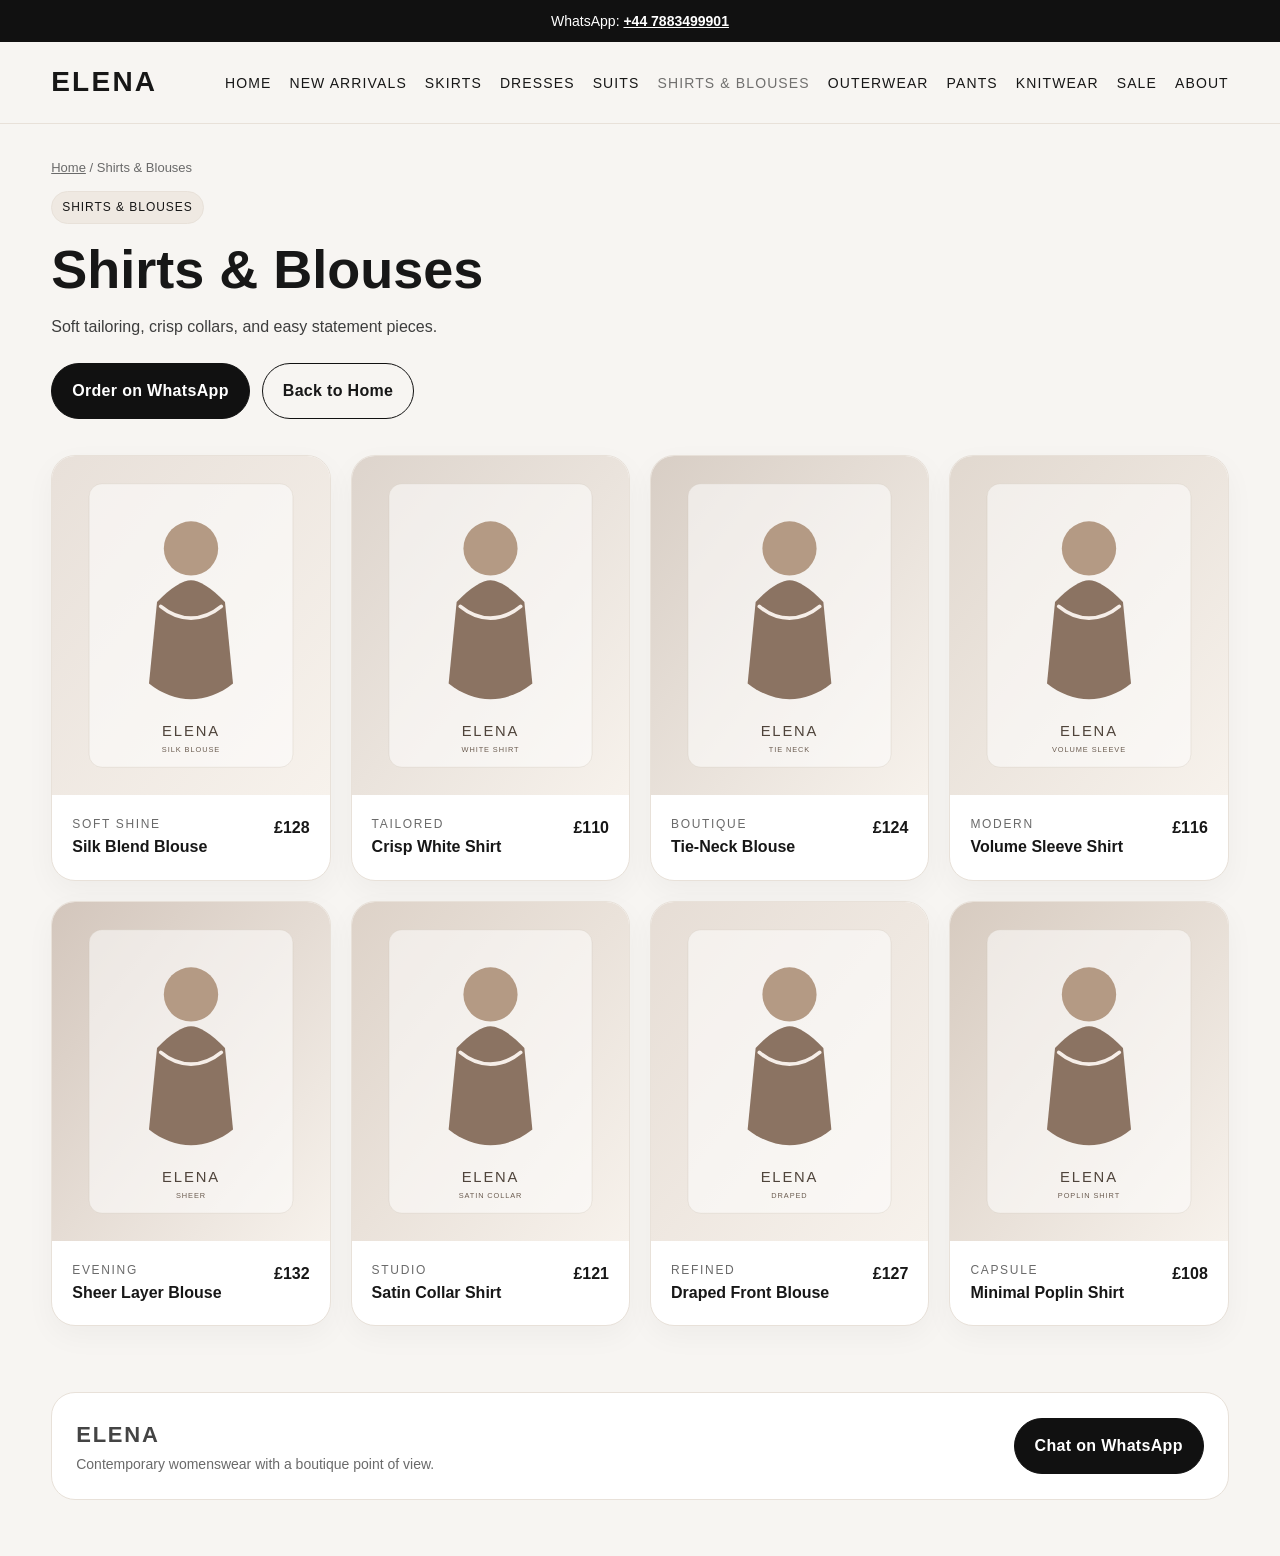
<file: shirts-blouses.html>
<!doctype html>
<html lang="en">
<head>
  <meta charset="utf-8">
  <meta name="viewport" content="width=device-width,initial-scale=1">
  <title>Shirts & Blouses | Elena</title>
  <meta name="description" content="Elena boutique womenswear. Explore skirts, dresses, suits, outerwear and more.">
  <link rel="stylesheet" href="styles.css">
</head>
<body>
  
    <div class="topbar">
      <div class="container">WhatsApp:&nbsp;<a href="https://wa.me/447883499901">+44 7883499901</a></div>
    </div>
    <header>
      <div class="container nav-wrap">
        <a class="brand" href="index.html">ELENA</a>
        <nav><a data-nav href="index.html">Home</a><a data-nav href="new-arrivals.html">New Arrivals</a><a data-nav href="skirts.html">Skirts</a><a data-nav href="dresses.html">Dresses</a><a data-nav href="suits.html">Suits</a><a data-nav href="shirts-blouses.html">Shirts & Blouses</a><a data-nav href="outerwear.html">Outerwear</a><a data-nav href="pants.html">Pants</a><a data-nav href="knitwear.html">Knitwear</a><a data-nav href="sale.html">Sale</a><a data-nav href="about.html">About</a></nav>
      </div>
    </header>
    
  
    <main>
      <section class="page-intro">
        <div class="container">
          <div class="breadcrumb"><a href="index.html">Home</a> / Shirts & Blouses</div>
          <span class="badge">Shirts & Blouses</span>
          <h1 style="margin-top:16px">Shirts & Blouses</h1>
          <p>Soft tailoring, crisp collars, and easy statement pieces.</p>
          <div class="actions">
            <a class="btn primary" href="https://wa.me/447883499901">Order on WhatsApp</a>
            <a class="btn secondary" href="index.html">Back to Home</a>
          </div>
        </div>
      </section>
      <section class="section">
        <div class="container">
          <div class="grid-4">
            
    <article class="product-card">
      <img src="data:image/svg+xml;utf8,%3Csvg%20xmlns%3D%22http%3A//www.w3.org/2000/svg%22%20width%3D%22900%22%20height%3D%221100%22%20viewBox%3D%220%200%20900%201100%22%3E%0A%20%20%20%20%3Cdefs%3E%0A%20%20%20%20%20%20%3ClinearGradient%20id%3D%22g%22%20x1%3D%220%22%20x2%3D%221%22%20y1%3D%220%22%20y2%3D%221%22%3E%0A%20%20%20%20%20%20%20%20%3Cstop%20offset%3D%220%25%22%20stop-color%3D%22%23e8e0d9%22/%3E%0A%20%20%20%20%20%20%20%20%3Cstop%20offset%3D%22100%25%22%20stop-color%3D%22%23f7f2ec%22/%3E%0A%20%20%20%20%20%20%3C/linearGradient%3E%0A%20%20%20%20%3C/defs%3E%0A%20%20%20%20%3Crect%20width%3D%22100%25%22%20height%3D%22100%25%22%20fill%3D%22url%28%23g%29%22/%3E%0A%20%20%20%20%3Crect%20x%3D%22120%22%20y%3D%2290%22%20width%3D%22660%22%20height%3D%22920%22%20rx%3D%2242%22%20fill%3D%22rgba%28255%2C255%2C255%2C.55%29%22%20stroke%3D%22%23cabfb4%22/%3E%0A%20%20%20%20%3Ccircle%20cx%3D%22450%22%20cy%3D%22300%22%20r%3D%2288%22%20fill%3D%22%23b49a84%22/%3E%0A%20%20%20%20%3Cpath%20d%3D%22M340%20474c44-48%2085-71%20110-71s66%2023%20110%2071l26%20264c-42%2034-90%2051-136%2051-47%200-93-17-136-51z%22%20fill%3D%22%238b7362%22/%3E%0A%20%20%20%20%3Cpath%20d%3D%22M352%20488c30%2025%2066%2038%2098%2038s68-13%2098-38%22%20stroke%3D%22%23f6eee8%22%20stroke-width%3D%2212%22%20fill%3D%22none%22%20stroke-linecap%3D%22round%22/%3E%0A%20%20%20%20%3Ctext%20x%3D%22450%22%20y%3D%22910%22%20text-anchor%3D%22middle%22%20font-family%3D%22Arial%2C%20Helvetica%2C%20sans-serif%22%20font-size%3D%2248%22%20letter-spacing%3D%226%22%20fill%3D%22%234f443b%22%3EELENA%3C/text%3E%0A%20%20%20%20%3Ctext%20x%3D%22450%22%20y%3D%22962%22%20text-anchor%3D%22middle%22%20font-family%3D%22Arial%2C%20Helvetica%2C%20sans-serif%22%20font-size%3D%2224%22%20letter-spacing%3D%223%22%20fill%3D%22%236b5c50%22%3ESILK%20BLOUSE%3C/text%3E%0A%20%20%20%20%3C/svg%3E" alt="Silk Blend Blouse">
      <div class="product-copy">
        <div>
          <div class="meta">Soft Shine</div>
          <strong>Silk Blend Blouse</strong>
        </div>
        <div class="price">£128</div>
      </div>
    </article>
    <article class="product-card">
      <img src="data:image/svg+xml;utf8,%3Csvg%20xmlns%3D%22http%3A//www.w3.org/2000/svg%22%20width%3D%22900%22%20height%3D%221100%22%20viewBox%3D%220%200%20900%201100%22%3E%0A%20%20%20%20%3Cdefs%3E%0A%20%20%20%20%20%20%3ClinearGradient%20id%3D%22g%22%20x1%3D%220%22%20x2%3D%221%22%20y1%3D%220%22%20y2%3D%221%22%3E%0A%20%20%20%20%20%20%20%20%3Cstop%20offset%3D%220%25%22%20stop-color%3D%22%23ddd4cc%22/%3E%0A%20%20%20%20%20%20%20%20%3Cstop%20offset%3D%22100%25%22%20stop-color%3D%22%23f7f2ec%22/%3E%0A%20%20%20%20%20%20%3C/linearGradient%3E%0A%20%20%20%20%3C/defs%3E%0A%20%20%20%20%3Crect%20width%3D%22100%25%22%20height%3D%22100%25%22%20fill%3D%22url%28%23g%29%22/%3E%0A%20%20%20%20%3Crect%20x%3D%22120%22%20y%3D%2290%22%20width%3D%22660%22%20height%3D%22920%22%20rx%3D%2242%22%20fill%3D%22rgba%28255%2C255%2C255%2C.55%29%22%20stroke%3D%22%23cabfb4%22/%3E%0A%20%20%20%20%3Ccircle%20cx%3D%22450%22%20cy%3D%22300%22%20r%3D%2288%22%20fill%3D%22%23b49a84%22/%3E%0A%20%20%20%20%3Cpath%20d%3D%22M340%20474c44-48%2085-71%20110-71s66%2023%20110%2071l26%20264c-42%2034-90%2051-136%2051-47%200-93-17-136-51z%22%20fill%3D%22%238b7362%22/%3E%0A%20%20%20%20%3Cpath%20d%3D%22M352%20488c30%2025%2066%2038%2098%2038s68-13%2098-38%22%20stroke%3D%22%23f6eee8%22%20stroke-width%3D%2212%22%20fill%3D%22none%22%20stroke-linecap%3D%22round%22/%3E%0A%20%20%20%20%3Ctext%20x%3D%22450%22%20y%3D%22910%22%20text-anchor%3D%22middle%22%20font-family%3D%22Arial%2C%20Helvetica%2C%20sans-serif%22%20font-size%3D%2248%22%20letter-spacing%3D%226%22%20fill%3D%22%234f443b%22%3EELENA%3C/text%3E%0A%20%20%20%20%3Ctext%20x%3D%22450%22%20y%3D%22962%22%20text-anchor%3D%22middle%22%20font-family%3D%22Arial%2C%20Helvetica%2C%20sans-serif%22%20font-size%3D%2224%22%20letter-spacing%3D%223%22%20fill%3D%22%236b5c50%22%3EWHITE%20SHIRT%3C/text%3E%0A%20%20%20%20%3C/svg%3E" alt="Crisp White Shirt">
      <div class="product-copy">
        <div>
          <div class="meta">Tailored</div>
          <strong>Crisp White Shirt</strong>
        </div>
        <div class="price">£110</div>
      </div>
    </article>
    <article class="product-card">
      <img src="data:image/svg+xml;utf8,%3Csvg%20xmlns%3D%22http%3A//www.w3.org/2000/svg%22%20width%3D%22900%22%20height%3D%221100%22%20viewBox%3D%220%200%20900%201100%22%3E%0A%20%20%20%20%3Cdefs%3E%0A%20%20%20%20%20%20%3ClinearGradient%20id%3D%22g%22%20x1%3D%220%22%20x2%3D%221%22%20y1%3D%220%22%20y2%3D%221%22%3E%0A%20%20%20%20%20%20%20%20%3Cstop%20offset%3D%220%25%22%20stop-color%3D%22%23d8cec5%22/%3E%0A%20%20%20%20%20%20%20%20%3Cstop%20offset%3D%22100%25%22%20stop-color%3D%22%23f7f2ec%22/%3E%0A%20%20%20%20%20%20%3C/linearGradient%3E%0A%20%20%20%20%3C/defs%3E%0A%20%20%20%20%3Crect%20width%3D%22100%25%22%20height%3D%22100%25%22%20fill%3D%22url%28%23g%29%22/%3E%0A%20%20%20%20%3Crect%20x%3D%22120%22%20y%3D%2290%22%20width%3D%22660%22%20height%3D%22920%22%20rx%3D%2242%22%20fill%3D%22rgba%28255%2C255%2C255%2C.55%29%22%20stroke%3D%22%23cabfb4%22/%3E%0A%20%20%20%20%3Ccircle%20cx%3D%22450%22%20cy%3D%22300%22%20r%3D%2288%22%20fill%3D%22%23b49a84%22/%3E%0A%20%20%20%20%3Cpath%20d%3D%22M340%20474c44-48%2085-71%20110-71s66%2023%20110%2071l26%20264c-42%2034-90%2051-136%2051-47%200-93-17-136-51z%22%20fill%3D%22%238b7362%22/%3E%0A%20%20%20%20%3Cpath%20d%3D%22M352%20488c30%2025%2066%2038%2098%2038s68-13%2098-38%22%20stroke%3D%22%23f6eee8%22%20stroke-width%3D%2212%22%20fill%3D%22none%22%20stroke-linecap%3D%22round%22/%3E%0A%20%20%20%20%3Ctext%20x%3D%22450%22%20y%3D%22910%22%20text-anchor%3D%22middle%22%20font-family%3D%22Arial%2C%20Helvetica%2C%20sans-serif%22%20font-size%3D%2248%22%20letter-spacing%3D%226%22%20fill%3D%22%234f443b%22%3EELENA%3C/text%3E%0A%20%20%20%20%3Ctext%20x%3D%22450%22%20y%3D%22962%22%20text-anchor%3D%22middle%22%20font-family%3D%22Arial%2C%20Helvetica%2C%20sans-serif%22%20font-size%3D%2224%22%20letter-spacing%3D%223%22%20fill%3D%22%236b5c50%22%3ETIE%20NECK%3C/text%3E%0A%20%20%20%20%3C/svg%3E" alt="Tie-Neck Blouse">
      <div class="product-copy">
        <div>
          <div class="meta">Boutique</div>
          <strong>Tie-Neck Blouse</strong>
        </div>
        <div class="price">£124</div>
      </div>
    </article>
    <article class="product-card">
      <img src="data:image/svg+xml;utf8,%3Csvg%20xmlns%3D%22http%3A//www.w3.org/2000/svg%22%20width%3D%22900%22%20height%3D%221100%22%20viewBox%3D%220%200%20900%201100%22%3E%0A%20%20%20%20%3Cdefs%3E%0A%20%20%20%20%20%20%3ClinearGradient%20id%3D%22g%22%20x1%3D%220%22%20x2%3D%221%22%20y1%3D%220%22%20y2%3D%221%22%3E%0A%20%20%20%20%20%20%20%20%3Cstop%20offset%3D%220%25%22%20stop-color%3D%22%23e1d8cf%22/%3E%0A%20%20%20%20%20%20%20%20%3Cstop%20offset%3D%22100%25%22%20stop-color%3D%22%23f7f2ec%22/%3E%0A%20%20%20%20%20%20%3C/linearGradient%3E%0A%20%20%20%20%3C/defs%3E%0A%20%20%20%20%3Crect%20width%3D%22100%25%22%20height%3D%22100%25%22%20fill%3D%22url%28%23g%29%22/%3E%0A%20%20%20%20%3Crect%20x%3D%22120%22%20y%3D%2290%22%20width%3D%22660%22%20height%3D%22920%22%20rx%3D%2242%22%20fill%3D%22rgba%28255%2C255%2C255%2C.55%29%22%20stroke%3D%22%23cabfb4%22/%3E%0A%20%20%20%20%3Ccircle%20cx%3D%22450%22%20cy%3D%22300%22%20r%3D%2288%22%20fill%3D%22%23b49a84%22/%3E%0A%20%20%20%20%3Cpath%20d%3D%22M340%20474c44-48%2085-71%20110-71s66%2023%20110%2071l26%20264c-42%2034-90%2051-136%2051-47%200-93-17-136-51z%22%20fill%3D%22%238b7362%22/%3E%0A%20%20%20%20%3Cpath%20d%3D%22M352%20488c30%2025%2066%2038%2098%2038s68-13%2098-38%22%20stroke%3D%22%23f6eee8%22%20stroke-width%3D%2212%22%20fill%3D%22none%22%20stroke-linecap%3D%22round%22/%3E%0A%20%20%20%20%3Ctext%20x%3D%22450%22%20y%3D%22910%22%20text-anchor%3D%22middle%22%20font-family%3D%22Arial%2C%20Helvetica%2C%20sans-serif%22%20font-size%3D%2248%22%20letter-spacing%3D%226%22%20fill%3D%22%234f443b%22%3EELENA%3C/text%3E%0A%20%20%20%20%3Ctext%20x%3D%22450%22%20y%3D%22962%22%20text-anchor%3D%22middle%22%20font-family%3D%22Arial%2C%20Helvetica%2C%20sans-serif%22%20font-size%3D%2224%22%20letter-spacing%3D%223%22%20fill%3D%22%236b5c50%22%3EVOLUME%20SLEEVE%3C/text%3E%0A%20%20%20%20%3C/svg%3E" alt="Volume Sleeve Shirt">
      <div class="product-copy">
        <div>
          <div class="meta">Modern</div>
          <strong>Volume Sleeve Shirt</strong>
        </div>
        <div class="price">£116</div>
      </div>
    </article>
    <article class="product-card">
      <img src="data:image/svg+xml;utf8,%3Csvg%20xmlns%3D%22http%3A//www.w3.org/2000/svg%22%20width%3D%22900%22%20height%3D%221100%22%20viewBox%3D%220%200%20900%201100%22%3E%0A%20%20%20%20%3Cdefs%3E%0A%20%20%20%20%20%20%3ClinearGradient%20id%3D%22g%22%20x1%3D%220%22%20x2%3D%221%22%20y1%3D%220%22%20y2%3D%221%22%3E%0A%20%20%20%20%20%20%20%20%3Cstop%20offset%3D%220%25%22%20stop-color%3D%22%23d3c6bc%22/%3E%0A%20%20%20%20%20%20%20%20%3Cstop%20offset%3D%22100%25%22%20stop-color%3D%22%23f7f2ec%22/%3E%0A%20%20%20%20%20%20%3C/linearGradient%3E%0A%20%20%20%20%3C/defs%3E%0A%20%20%20%20%3Crect%20width%3D%22100%25%22%20height%3D%22100%25%22%20fill%3D%22url%28%23g%29%22/%3E%0A%20%20%20%20%3Crect%20x%3D%22120%22%20y%3D%2290%22%20width%3D%22660%22%20height%3D%22920%22%20rx%3D%2242%22%20fill%3D%22rgba%28255%2C255%2C255%2C.55%29%22%20stroke%3D%22%23cabfb4%22/%3E%0A%20%20%20%20%3Ccircle%20cx%3D%22450%22%20cy%3D%22300%22%20r%3D%2288%22%20fill%3D%22%23b49a84%22/%3E%0A%20%20%20%20%3Cpath%20d%3D%22M340%20474c44-48%2085-71%20110-71s66%2023%20110%2071l26%20264c-42%2034-90%2051-136%2051-47%200-93-17-136-51z%22%20fill%3D%22%238b7362%22/%3E%0A%20%20%20%20%3Cpath%20d%3D%22M352%20488c30%2025%2066%2038%2098%2038s68-13%2098-38%22%20stroke%3D%22%23f6eee8%22%20stroke-width%3D%2212%22%20fill%3D%22none%22%20stroke-linecap%3D%22round%22/%3E%0A%20%20%20%20%3Ctext%20x%3D%22450%22%20y%3D%22910%22%20text-anchor%3D%22middle%22%20font-family%3D%22Arial%2C%20Helvetica%2C%20sans-serif%22%20font-size%3D%2248%22%20letter-spacing%3D%226%22%20fill%3D%22%234f443b%22%3EELENA%3C/text%3E%0A%20%20%20%20%3Ctext%20x%3D%22450%22%20y%3D%22962%22%20text-anchor%3D%22middle%22%20font-family%3D%22Arial%2C%20Helvetica%2C%20sans-serif%22%20font-size%3D%2224%22%20letter-spacing%3D%223%22%20fill%3D%22%236b5c50%22%3ESHEER%3C/text%3E%0A%20%20%20%20%3C/svg%3E" alt="Sheer Layer Blouse">
      <div class="product-copy">
        <div>
          <div class="meta">Evening</div>
          <strong>Sheer Layer Blouse</strong>
        </div>
        <div class="price">£132</div>
      </div>
    </article>
    <article class="product-card">
      <img src="data:image/svg+xml;utf8,%3Csvg%20xmlns%3D%22http%3A//www.w3.org/2000/svg%22%20width%3D%22900%22%20height%3D%221100%22%20viewBox%3D%220%200%20900%201100%22%3E%0A%20%20%20%20%3Cdefs%3E%0A%20%20%20%20%20%20%3ClinearGradient%20id%3D%22g%22%20x1%3D%220%22%20x2%3D%221%22%20y1%3D%220%22%20y2%3D%221%22%3E%0A%20%20%20%20%20%20%20%20%3Cstop%20offset%3D%220%25%22%20stop-color%3D%22%23ddd2c8%22/%3E%0A%20%20%20%20%20%20%20%20%3Cstop%20offset%3D%22100%25%22%20stop-color%3D%22%23f7f2ec%22/%3E%0A%20%20%20%20%20%20%3C/linearGradient%3E%0A%20%20%20%20%3C/defs%3E%0A%20%20%20%20%3Crect%20width%3D%22100%25%22%20height%3D%22100%25%22%20fill%3D%22url%28%23g%29%22/%3E%0A%20%20%20%20%3Crect%20x%3D%22120%22%20y%3D%2290%22%20width%3D%22660%22%20height%3D%22920%22%20rx%3D%2242%22%20fill%3D%22rgba%28255%2C255%2C255%2C.55%29%22%20stroke%3D%22%23cabfb4%22/%3E%0A%20%20%20%20%3Ccircle%20cx%3D%22450%22%20cy%3D%22300%22%20r%3D%2288%22%20fill%3D%22%23b49a84%22/%3E%0A%20%20%20%20%3Cpath%20d%3D%22M340%20474c44-48%2085-71%20110-71s66%2023%20110%2071l26%20264c-42%2034-90%2051-136%2051-47%200-93-17-136-51z%22%20fill%3D%22%238b7362%22/%3E%0A%20%20%20%20%3Cpath%20d%3D%22M352%20488c30%2025%2066%2038%2098%2038s68-13%2098-38%22%20stroke%3D%22%23f6eee8%22%20stroke-width%3D%2212%22%20fill%3D%22none%22%20stroke-linecap%3D%22round%22/%3E%0A%20%20%20%20%3Ctext%20x%3D%22450%22%20y%3D%22910%22%20text-anchor%3D%22middle%22%20font-family%3D%22Arial%2C%20Helvetica%2C%20sans-serif%22%20font-size%3D%2248%22%20letter-spacing%3D%226%22%20fill%3D%22%234f443b%22%3EELENA%3C/text%3E%0A%20%20%20%20%3Ctext%20x%3D%22450%22%20y%3D%22962%22%20text-anchor%3D%22middle%22%20font-family%3D%22Arial%2C%20Helvetica%2C%20sans-serif%22%20font-size%3D%2224%22%20letter-spacing%3D%223%22%20fill%3D%22%236b5c50%22%3ESATIN%20COLLAR%3C/text%3E%0A%20%20%20%20%3C/svg%3E" alt="Satin Collar Shirt">
      <div class="product-copy">
        <div>
          <div class="meta">Studio</div>
          <strong>Satin Collar Shirt</strong>
        </div>
        <div class="price">£121</div>
      </div>
    </article>
    <article class="product-card">
      <img src="data:image/svg+xml;utf8,%3Csvg%20xmlns%3D%22http%3A//www.w3.org/2000/svg%22%20width%3D%22900%22%20height%3D%221100%22%20viewBox%3D%220%200%20900%201100%22%3E%0A%20%20%20%20%3Cdefs%3E%0A%20%20%20%20%20%20%3ClinearGradient%20id%3D%22g%22%20x1%3D%220%22%20x2%3D%221%22%20y1%3D%220%22%20y2%3D%221%22%3E%0A%20%20%20%20%20%20%20%20%3Cstop%20offset%3D%220%25%22%20stop-color%3D%22%23e6ddd5%22/%3E%0A%20%20%20%20%20%20%20%20%3Cstop%20offset%3D%22100%25%22%20stop-color%3D%22%23f7f2ec%22/%3E%0A%20%20%20%20%20%20%3C/linearGradient%3E%0A%20%20%20%20%3C/defs%3E%0A%20%20%20%20%3Crect%20width%3D%22100%25%22%20height%3D%22100%25%22%20fill%3D%22url%28%23g%29%22/%3E%0A%20%20%20%20%3Crect%20x%3D%22120%22%20y%3D%2290%22%20width%3D%22660%22%20height%3D%22920%22%20rx%3D%2242%22%20fill%3D%22rgba%28255%2C255%2C255%2C.55%29%22%20stroke%3D%22%23cabfb4%22/%3E%0A%20%20%20%20%3Ccircle%20cx%3D%22450%22%20cy%3D%22300%22%20r%3D%2288%22%20fill%3D%22%23b49a84%22/%3E%0A%20%20%20%20%3Cpath%20d%3D%22M340%20474c44-48%2085-71%20110-71s66%2023%20110%2071l26%20264c-42%2034-90%2051-136%2051-47%200-93-17-136-51z%22%20fill%3D%22%238b7362%22/%3E%0A%20%20%20%20%3Cpath%20d%3D%22M352%20488c30%2025%2066%2038%2098%2038s68-13%2098-38%22%20stroke%3D%22%23f6eee8%22%20stroke-width%3D%2212%22%20fill%3D%22none%22%20stroke-linecap%3D%22round%22/%3E%0A%20%20%20%20%3Ctext%20x%3D%22450%22%20y%3D%22910%22%20text-anchor%3D%22middle%22%20font-family%3D%22Arial%2C%20Helvetica%2C%20sans-serif%22%20font-size%3D%2248%22%20letter-spacing%3D%226%22%20fill%3D%22%234f443b%22%3EELENA%3C/text%3E%0A%20%20%20%20%3Ctext%20x%3D%22450%22%20y%3D%22962%22%20text-anchor%3D%22middle%22%20font-family%3D%22Arial%2C%20Helvetica%2C%20sans-serif%22%20font-size%3D%2224%22%20letter-spacing%3D%223%22%20fill%3D%22%236b5c50%22%3EDRAPED%3C/text%3E%0A%20%20%20%20%3C/svg%3E" alt="Draped Front Blouse">
      <div class="product-copy">
        <div>
          <div class="meta">Refined</div>
          <strong>Draped Front Blouse</strong>
        </div>
        <div class="price">£127</div>
      </div>
    </article>
    <article class="product-card">
      <img src="data:image/svg+xml;utf8,%3Csvg%20xmlns%3D%22http%3A//www.w3.org/2000/svg%22%20width%3D%22900%22%20height%3D%221100%22%20viewBox%3D%220%200%20900%201100%22%3E%0A%20%20%20%20%3Cdefs%3E%0A%20%20%20%20%20%20%3ClinearGradient%20id%3D%22g%22%20x1%3D%220%22%20x2%3D%221%22%20y1%3D%220%22%20y2%3D%221%22%3E%0A%20%20%20%20%20%20%20%20%3Cstop%20offset%3D%220%25%22%20stop-color%3D%22%23d7cbc0%22/%3E%0A%20%20%20%20%20%20%20%20%3Cstop%20offset%3D%22100%25%22%20stop-color%3D%22%23f7f2ec%22/%3E%0A%20%20%20%20%20%20%3C/linearGradient%3E%0A%20%20%20%20%3C/defs%3E%0A%20%20%20%20%3Crect%20width%3D%22100%25%22%20height%3D%22100%25%22%20fill%3D%22url%28%23g%29%22/%3E%0A%20%20%20%20%3Crect%20x%3D%22120%22%20y%3D%2290%22%20width%3D%22660%22%20height%3D%22920%22%20rx%3D%2242%22%20fill%3D%22rgba%28255%2C255%2C255%2C.55%29%22%20stroke%3D%22%23cabfb4%22/%3E%0A%20%20%20%20%3Ccircle%20cx%3D%22450%22%20cy%3D%22300%22%20r%3D%2288%22%20fill%3D%22%23b49a84%22/%3E%0A%20%20%20%20%3Cpath%20d%3D%22M340%20474c44-48%2085-71%20110-71s66%2023%20110%2071l26%20264c-42%2034-90%2051-136%2051-47%200-93-17-136-51z%22%20fill%3D%22%238b7362%22/%3E%0A%20%20%20%20%3Cpath%20d%3D%22M352%20488c30%2025%2066%2038%2098%2038s68-13%2098-38%22%20stroke%3D%22%23f6eee8%22%20stroke-width%3D%2212%22%20fill%3D%22none%22%20stroke-linecap%3D%22round%22/%3E%0A%20%20%20%20%3Ctext%20x%3D%22450%22%20y%3D%22910%22%20text-anchor%3D%22middle%22%20font-family%3D%22Arial%2C%20Helvetica%2C%20sans-serif%22%20font-size%3D%2248%22%20letter-spacing%3D%226%22%20fill%3D%22%234f443b%22%3EELENA%3C/text%3E%0A%20%20%20%20%3Ctext%20x%3D%22450%22%20y%3D%22962%22%20text-anchor%3D%22middle%22%20font-family%3D%22Arial%2C%20Helvetica%2C%20sans-serif%22%20font-size%3D%2224%22%20letter-spacing%3D%223%22%20fill%3D%22%236b5c50%22%3EPOPLIN%20SHIRT%3C/text%3E%0A%20%20%20%20%3C/svg%3E" alt="Minimal Poplin Shirt">
      <div class="product-copy">
        <div>
          <div class="meta">Capsule</div>
          <strong>Minimal Poplin Shirt</strong>
        </div>
        <div class="price">£108</div>
      </div>
    </article>
          </div>
        </div>
      </section>
    </main>
    
  
    <footer>
      <div class="container">
        <div class="footer-box">
          <div>
            <div class="brand" style="font-size:22px">ELENA</div>
            <div class="small">Contemporary womenswear with a boutique point of view.</div>
          </div>
          <div>
            <a class="btn primary" href="https://wa.me/447883499901">Chat on WhatsApp</a>
          </div>
        </div>
      </div>
    </footer>
    <script src="script.js"></script>
    
</body>
</html>
</file>
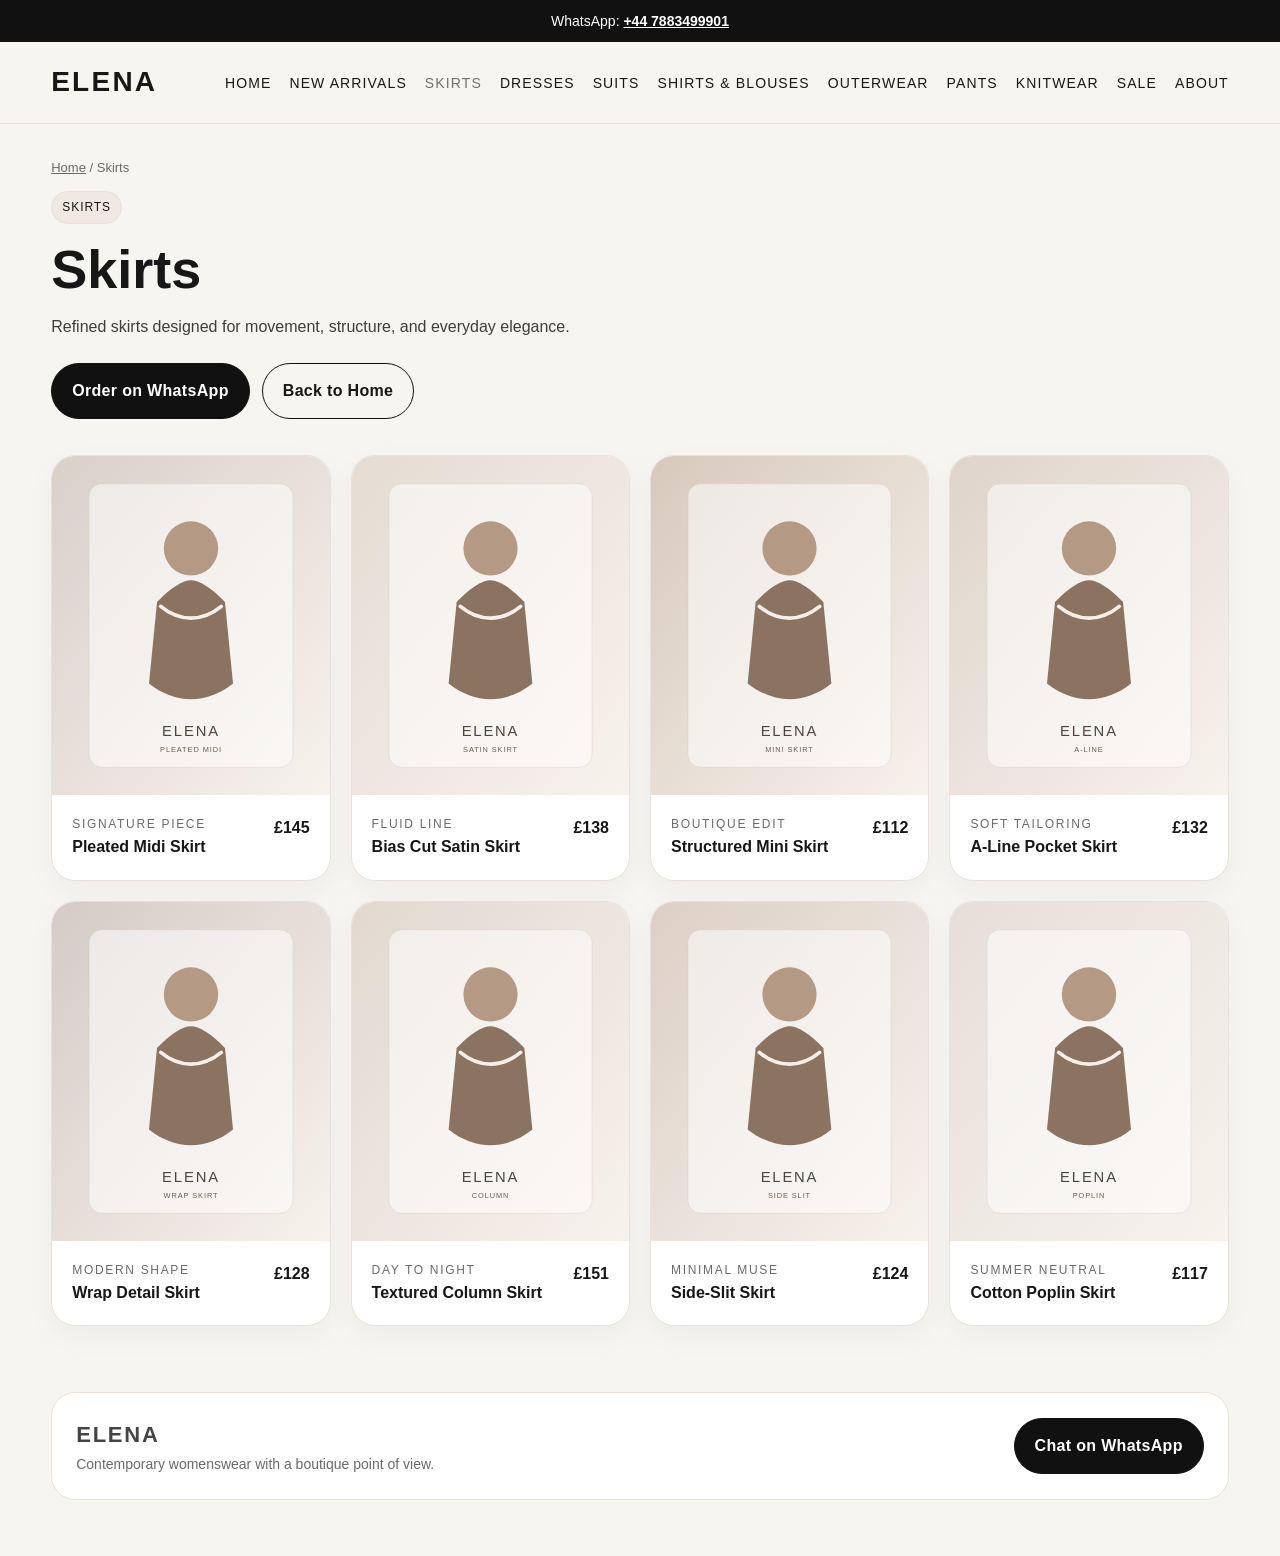
<file: skirts.html>
<!doctype html>
<html lang="en">
<head>
  <meta charset="utf-8">
  <meta name="viewport" content="width=device-width,initial-scale=1">
  <title>Skirts | Elena</title>
  <meta name="description" content="Elena boutique womenswear. Explore skirts, dresses, suits, outerwear and more.">
  <link rel="stylesheet" href="styles.css">
</head>
<body>
  
    <div class="topbar">
      <div class="container">WhatsApp:&nbsp;<a href="https://wa.me/447883499901">+44 7883499901</a></div>
    </div>
    <header>
      <div class="container nav-wrap">
        <a class="brand" href="index.html">ELENA</a>
        <nav><a data-nav href="index.html">Home</a><a data-nav href="new-arrivals.html">New Arrivals</a><a data-nav href="skirts.html">Skirts</a><a data-nav href="dresses.html">Dresses</a><a data-nav href="suits.html">Suits</a><a data-nav href="shirts-blouses.html">Shirts & Blouses</a><a data-nav href="outerwear.html">Outerwear</a><a data-nav href="pants.html">Pants</a><a data-nav href="knitwear.html">Knitwear</a><a data-nav href="sale.html">Sale</a><a data-nav href="about.html">About</a></nav>
      </div>
    </header>
    
  
    <main>
      <section class="page-intro">
        <div class="container">
          <div class="breadcrumb"><a href="index.html">Home</a> / Skirts</div>
          <span class="badge">Skirts</span>
          <h1 style="margin-top:16px">Skirts</h1>
          <p>Refined skirts designed for movement, structure, and everyday elegance.</p>
          <div class="actions">
            <a class="btn primary" href="https://wa.me/447883499901">Order on WhatsApp</a>
            <a class="btn secondary" href="index.html">Back to Home</a>
          </div>
        </div>
      </section>
      <section class="section">
        <div class="container">
          <div class="grid-4">
            
    <article class="product-card">
      <img src="data:image/svg+xml;utf8,%3Csvg%20xmlns%3D%22http%3A//www.w3.org/2000/svg%22%20width%3D%22900%22%20height%3D%221100%22%20viewBox%3D%220%200%20900%201100%22%3E%0A%20%20%20%20%3Cdefs%3E%0A%20%20%20%20%20%20%3ClinearGradient%20id%3D%22g%22%20x1%3D%220%22%20x2%3D%221%22%20y1%3D%220%22%20y2%3D%221%22%3E%0A%20%20%20%20%20%20%20%20%3Cstop%20offset%3D%220%25%22%20stop-color%3D%22%23d9d0c8%22/%3E%0A%20%20%20%20%20%20%20%20%3Cstop%20offset%3D%22100%25%22%20stop-color%3D%22%23f7f2ec%22/%3E%0A%20%20%20%20%20%20%3C/linearGradient%3E%0A%20%20%20%20%3C/defs%3E%0A%20%20%20%20%3Crect%20width%3D%22100%25%22%20height%3D%22100%25%22%20fill%3D%22url%28%23g%29%22/%3E%0A%20%20%20%20%3Crect%20x%3D%22120%22%20y%3D%2290%22%20width%3D%22660%22%20height%3D%22920%22%20rx%3D%2242%22%20fill%3D%22rgba%28255%2C255%2C255%2C.55%29%22%20stroke%3D%22%23cabfb4%22/%3E%0A%20%20%20%20%3Ccircle%20cx%3D%22450%22%20cy%3D%22300%22%20r%3D%2288%22%20fill%3D%22%23b49a84%22/%3E%0A%20%20%20%20%3Cpath%20d%3D%22M340%20474c44-48%2085-71%20110-71s66%2023%20110%2071l26%20264c-42%2034-90%2051-136%2051-47%200-93-17-136-51z%22%20fill%3D%22%238b7362%22/%3E%0A%20%20%20%20%3Cpath%20d%3D%22M352%20488c30%2025%2066%2038%2098%2038s68-13%2098-38%22%20stroke%3D%22%23f6eee8%22%20stroke-width%3D%2212%22%20fill%3D%22none%22%20stroke-linecap%3D%22round%22/%3E%0A%20%20%20%20%3Ctext%20x%3D%22450%22%20y%3D%22910%22%20text-anchor%3D%22middle%22%20font-family%3D%22Arial%2C%20Helvetica%2C%20sans-serif%22%20font-size%3D%2248%22%20letter-spacing%3D%226%22%20fill%3D%22%234f443b%22%3EELENA%3C/text%3E%0A%20%20%20%20%3Ctext%20x%3D%22450%22%20y%3D%22962%22%20text-anchor%3D%22middle%22%20font-family%3D%22Arial%2C%20Helvetica%2C%20sans-serif%22%20font-size%3D%2224%22%20letter-spacing%3D%223%22%20fill%3D%22%236b5c50%22%3EPLEATED%20MIDI%3C/text%3E%0A%20%20%20%20%3C/svg%3E" alt="Pleated Midi Skirt">
      <div class="product-copy">
        <div>
          <div class="meta">Signature Piece</div>
          <strong>Pleated Midi Skirt</strong>
        </div>
        <div class="price">£145</div>
      </div>
    </article>
    <article class="product-card">
      <img src="data:image/svg+xml;utf8,%3Csvg%20xmlns%3D%22http%3A//www.w3.org/2000/svg%22%20width%3D%22900%22%20height%3D%221100%22%20viewBox%3D%220%200%20900%201100%22%3E%0A%20%20%20%20%3Cdefs%3E%0A%20%20%20%20%20%20%3ClinearGradient%20id%3D%22g%22%20x1%3D%220%22%20x2%3D%221%22%20y1%3D%220%22%20y2%3D%221%22%3E%0A%20%20%20%20%20%20%20%20%3Cstop%20offset%3D%220%25%22%20stop-color%3D%22%23e5dcd3%22/%3E%0A%20%20%20%20%20%20%20%20%3Cstop%20offset%3D%22100%25%22%20stop-color%3D%22%23f7f2ec%22/%3E%0A%20%20%20%20%20%20%3C/linearGradient%3E%0A%20%20%20%20%3C/defs%3E%0A%20%20%20%20%3Crect%20width%3D%22100%25%22%20height%3D%22100%25%22%20fill%3D%22url%28%23g%29%22/%3E%0A%20%20%20%20%3Crect%20x%3D%22120%22%20y%3D%2290%22%20width%3D%22660%22%20height%3D%22920%22%20rx%3D%2242%22%20fill%3D%22rgba%28255%2C255%2C255%2C.55%29%22%20stroke%3D%22%23cabfb4%22/%3E%0A%20%20%20%20%3Ccircle%20cx%3D%22450%22%20cy%3D%22300%22%20r%3D%2288%22%20fill%3D%22%23b49a84%22/%3E%0A%20%20%20%20%3Cpath%20d%3D%22M340%20474c44-48%2085-71%20110-71s66%2023%20110%2071l26%20264c-42%2034-90%2051-136%2051-47%200-93-17-136-51z%22%20fill%3D%22%238b7362%22/%3E%0A%20%20%20%20%3Cpath%20d%3D%22M352%20488c30%2025%2066%2038%2098%2038s68-13%2098-38%22%20stroke%3D%22%23f6eee8%22%20stroke-width%3D%2212%22%20fill%3D%22none%22%20stroke-linecap%3D%22round%22/%3E%0A%20%20%20%20%3Ctext%20x%3D%22450%22%20y%3D%22910%22%20text-anchor%3D%22middle%22%20font-family%3D%22Arial%2C%20Helvetica%2C%20sans-serif%22%20font-size%3D%2248%22%20letter-spacing%3D%226%22%20fill%3D%22%234f443b%22%3EELENA%3C/text%3E%0A%20%20%20%20%3Ctext%20x%3D%22450%22%20y%3D%22962%22%20text-anchor%3D%22middle%22%20font-family%3D%22Arial%2C%20Helvetica%2C%20sans-serif%22%20font-size%3D%2224%22%20letter-spacing%3D%223%22%20fill%3D%22%236b5c50%22%3ESATIN%20SKIRT%3C/text%3E%0A%20%20%20%20%3C/svg%3E" alt="Bias Cut Satin Skirt">
      <div class="product-copy">
        <div>
          <div class="meta">Fluid Line</div>
          <strong>Bias Cut Satin Skirt</strong>
        </div>
        <div class="price">£138</div>
      </div>
    </article>
    <article class="product-card">
      <img src="data:image/svg+xml;utf8,%3Csvg%20xmlns%3D%22http%3A//www.w3.org/2000/svg%22%20width%3D%22900%22%20height%3D%221100%22%20viewBox%3D%220%200%20900%201100%22%3E%0A%20%20%20%20%3Cdefs%3E%0A%20%20%20%20%20%20%3ClinearGradient%20id%3D%22g%22%20x1%3D%220%22%20x2%3D%221%22%20y1%3D%220%22%20y2%3D%221%22%3E%0A%20%20%20%20%20%20%20%20%3Cstop%20offset%3D%220%25%22%20stop-color%3D%22%23d7c9bc%22/%3E%0A%20%20%20%20%20%20%20%20%3Cstop%20offset%3D%22100%25%22%20stop-color%3D%22%23f7f2ec%22/%3E%0A%20%20%20%20%20%20%3C/linearGradient%3E%0A%20%20%20%20%3C/defs%3E%0A%20%20%20%20%3Crect%20width%3D%22100%25%22%20height%3D%22100%25%22%20fill%3D%22url%28%23g%29%22/%3E%0A%20%20%20%20%3Crect%20x%3D%22120%22%20y%3D%2290%22%20width%3D%22660%22%20height%3D%22920%22%20rx%3D%2242%22%20fill%3D%22rgba%28255%2C255%2C255%2C.55%29%22%20stroke%3D%22%23cabfb4%22/%3E%0A%20%20%20%20%3Ccircle%20cx%3D%22450%22%20cy%3D%22300%22%20r%3D%2288%22%20fill%3D%22%23b49a84%22/%3E%0A%20%20%20%20%3Cpath%20d%3D%22M340%20474c44-48%2085-71%20110-71s66%2023%20110%2071l26%20264c-42%2034-90%2051-136%2051-47%200-93-17-136-51z%22%20fill%3D%22%238b7362%22/%3E%0A%20%20%20%20%3Cpath%20d%3D%22M352%20488c30%2025%2066%2038%2098%2038s68-13%2098-38%22%20stroke%3D%22%23f6eee8%22%20stroke-width%3D%2212%22%20fill%3D%22none%22%20stroke-linecap%3D%22round%22/%3E%0A%20%20%20%20%3Ctext%20x%3D%22450%22%20y%3D%22910%22%20text-anchor%3D%22middle%22%20font-family%3D%22Arial%2C%20Helvetica%2C%20sans-serif%22%20font-size%3D%2248%22%20letter-spacing%3D%226%22%20fill%3D%22%234f443b%22%3EELENA%3C/text%3E%0A%20%20%20%20%3Ctext%20x%3D%22450%22%20y%3D%22962%22%20text-anchor%3D%22middle%22%20font-family%3D%22Arial%2C%20Helvetica%2C%20sans-serif%22%20font-size%3D%2224%22%20letter-spacing%3D%223%22%20fill%3D%22%236b5c50%22%3EMINI%20SKIRT%3C/text%3E%0A%20%20%20%20%3C/svg%3E" alt="Structured Mini Skirt">
      <div class="product-copy">
        <div>
          <div class="meta">Boutique Edit</div>
          <strong>Structured Mini Skirt</strong>
        </div>
        <div class="price">£112</div>
      </div>
    </article>
    <article class="product-card">
      <img src="data:image/svg+xml;utf8,%3Csvg%20xmlns%3D%22http%3A//www.w3.org/2000/svg%22%20width%3D%22900%22%20height%3D%221100%22%20viewBox%3D%220%200%20900%201100%22%3E%0A%20%20%20%20%3Cdefs%3E%0A%20%20%20%20%20%20%3ClinearGradient%20id%3D%22g%22%20x1%3D%220%22%20x2%3D%221%22%20y1%3D%220%22%20y2%3D%221%22%3E%0A%20%20%20%20%20%20%20%20%3Cstop%20offset%3D%220%25%22%20stop-color%3D%22%23dfd4cb%22/%3E%0A%20%20%20%20%20%20%20%20%3Cstop%20offset%3D%22100%25%22%20stop-color%3D%22%23f7f2ec%22/%3E%0A%20%20%20%20%20%20%3C/linearGradient%3E%0A%20%20%20%20%3C/defs%3E%0A%20%20%20%20%3Crect%20width%3D%22100%25%22%20height%3D%22100%25%22%20fill%3D%22url%28%23g%29%22/%3E%0A%20%20%20%20%3Crect%20x%3D%22120%22%20y%3D%2290%22%20width%3D%22660%22%20height%3D%22920%22%20rx%3D%2242%22%20fill%3D%22rgba%28255%2C255%2C255%2C.55%29%22%20stroke%3D%22%23cabfb4%22/%3E%0A%20%20%20%20%3Ccircle%20cx%3D%22450%22%20cy%3D%22300%22%20r%3D%2288%22%20fill%3D%22%23b49a84%22/%3E%0A%20%20%20%20%3Cpath%20d%3D%22M340%20474c44-48%2085-71%20110-71s66%2023%20110%2071l26%20264c-42%2034-90%2051-136%2051-47%200-93-17-136-51z%22%20fill%3D%22%238b7362%22/%3E%0A%20%20%20%20%3Cpath%20d%3D%22M352%20488c30%2025%2066%2038%2098%2038s68-13%2098-38%22%20stroke%3D%22%23f6eee8%22%20stroke-width%3D%2212%22%20fill%3D%22none%22%20stroke-linecap%3D%22round%22/%3E%0A%20%20%20%20%3Ctext%20x%3D%22450%22%20y%3D%22910%22%20text-anchor%3D%22middle%22%20font-family%3D%22Arial%2C%20Helvetica%2C%20sans-serif%22%20font-size%3D%2248%22%20letter-spacing%3D%226%22%20fill%3D%22%234f443b%22%3EELENA%3C/text%3E%0A%20%20%20%20%3Ctext%20x%3D%22450%22%20y%3D%22962%22%20text-anchor%3D%22middle%22%20font-family%3D%22Arial%2C%20Helvetica%2C%20sans-serif%22%20font-size%3D%2224%22%20letter-spacing%3D%223%22%20fill%3D%22%236b5c50%22%3EA-LINE%3C/text%3E%0A%20%20%20%20%3C/svg%3E" alt="A-Line Pocket Skirt">
      <div class="product-copy">
        <div>
          <div class="meta">Soft Tailoring</div>
          <strong>A-Line Pocket Skirt</strong>
        </div>
        <div class="price">£132</div>
      </div>
    </article>
    <article class="product-card">
      <img src="data:image/svg+xml;utf8,%3Csvg%20xmlns%3D%22http%3A//www.w3.org/2000/svg%22%20width%3D%22900%22%20height%3D%221100%22%20viewBox%3D%220%200%20900%201100%22%3E%0A%20%20%20%20%3Cdefs%3E%0A%20%20%20%20%20%20%3ClinearGradient%20id%3D%22g%22%20x1%3D%220%22%20x2%3D%221%22%20y1%3D%220%22%20y2%3D%221%22%3E%0A%20%20%20%20%20%20%20%20%3Cstop%20offset%3D%220%25%22%20stop-color%3D%22%23d5cbc4%22/%3E%0A%20%20%20%20%20%20%20%20%3Cstop%20offset%3D%22100%25%22%20stop-color%3D%22%23f7f2ec%22/%3E%0A%20%20%20%20%20%20%3C/linearGradient%3E%0A%20%20%20%20%3C/defs%3E%0A%20%20%20%20%3Crect%20width%3D%22100%25%22%20height%3D%22100%25%22%20fill%3D%22url%28%23g%29%22/%3E%0A%20%20%20%20%3Crect%20x%3D%22120%22%20y%3D%2290%22%20width%3D%22660%22%20height%3D%22920%22%20rx%3D%2242%22%20fill%3D%22rgba%28255%2C255%2C255%2C.55%29%22%20stroke%3D%22%23cabfb4%22/%3E%0A%20%20%20%20%3Ccircle%20cx%3D%22450%22%20cy%3D%22300%22%20r%3D%2288%22%20fill%3D%22%23b49a84%22/%3E%0A%20%20%20%20%3Cpath%20d%3D%22M340%20474c44-48%2085-71%20110-71s66%2023%20110%2071l26%20264c-42%2034-90%2051-136%2051-47%200-93-17-136-51z%22%20fill%3D%22%238b7362%22/%3E%0A%20%20%20%20%3Cpath%20d%3D%22M352%20488c30%2025%2066%2038%2098%2038s68-13%2098-38%22%20stroke%3D%22%23f6eee8%22%20stroke-width%3D%2212%22%20fill%3D%22none%22%20stroke-linecap%3D%22round%22/%3E%0A%20%20%20%20%3Ctext%20x%3D%22450%22%20y%3D%22910%22%20text-anchor%3D%22middle%22%20font-family%3D%22Arial%2C%20Helvetica%2C%20sans-serif%22%20font-size%3D%2248%22%20letter-spacing%3D%226%22%20fill%3D%22%234f443b%22%3EELENA%3C/text%3E%0A%20%20%20%20%3Ctext%20x%3D%22450%22%20y%3D%22962%22%20text-anchor%3D%22middle%22%20font-family%3D%22Arial%2C%20Helvetica%2C%20sans-serif%22%20font-size%3D%2224%22%20letter-spacing%3D%223%22%20fill%3D%22%236b5c50%22%3EWRAP%20SKIRT%3C/text%3E%0A%20%20%20%20%3C/svg%3E" alt="Wrap Detail Skirt">
      <div class="product-copy">
        <div>
          <div class="meta">Modern Shape</div>
          <strong>Wrap Detail Skirt</strong>
        </div>
        <div class="price">£128</div>
      </div>
    </article>
    <article class="product-card">
      <img src="data:image/svg+xml;utf8,%3Csvg%20xmlns%3D%22http%3A//www.w3.org/2000/svg%22%20width%3D%22900%22%20height%3D%221100%22%20viewBox%3D%220%200%20900%201100%22%3E%0A%20%20%20%20%3Cdefs%3E%0A%20%20%20%20%20%20%3ClinearGradient%20id%3D%22g%22%20x1%3D%220%22%20x2%3D%221%22%20y1%3D%220%22%20y2%3D%221%22%3E%0A%20%20%20%20%20%20%20%20%3Cstop%20offset%3D%220%25%22%20stop-color%3D%22%23e2d8d0%22/%3E%0A%20%20%20%20%20%20%20%20%3Cstop%20offset%3D%22100%25%22%20stop-color%3D%22%23f7f2ec%22/%3E%0A%20%20%20%20%20%20%3C/linearGradient%3E%0A%20%20%20%20%3C/defs%3E%0A%20%20%20%20%3Crect%20width%3D%22100%25%22%20height%3D%22100%25%22%20fill%3D%22url%28%23g%29%22/%3E%0A%20%20%20%20%3Crect%20x%3D%22120%22%20y%3D%2290%22%20width%3D%22660%22%20height%3D%22920%22%20rx%3D%2242%22%20fill%3D%22rgba%28255%2C255%2C255%2C.55%29%22%20stroke%3D%22%23cabfb4%22/%3E%0A%20%20%20%20%3Ccircle%20cx%3D%22450%22%20cy%3D%22300%22%20r%3D%2288%22%20fill%3D%22%23b49a84%22/%3E%0A%20%20%20%20%3Cpath%20d%3D%22M340%20474c44-48%2085-71%20110-71s66%2023%20110%2071l26%20264c-42%2034-90%2051-136%2051-47%200-93-17-136-51z%22%20fill%3D%22%238b7362%22/%3E%0A%20%20%20%20%3Cpath%20d%3D%22M352%20488c30%2025%2066%2038%2098%2038s68-13%2098-38%22%20stroke%3D%22%23f6eee8%22%20stroke-width%3D%2212%22%20fill%3D%22none%22%20stroke-linecap%3D%22round%22/%3E%0A%20%20%20%20%3Ctext%20x%3D%22450%22%20y%3D%22910%22%20text-anchor%3D%22middle%22%20font-family%3D%22Arial%2C%20Helvetica%2C%20sans-serif%22%20font-size%3D%2248%22%20letter-spacing%3D%226%22%20fill%3D%22%234f443b%22%3EELENA%3C/text%3E%0A%20%20%20%20%3Ctext%20x%3D%22450%22%20y%3D%22962%22%20text-anchor%3D%22middle%22%20font-family%3D%22Arial%2C%20Helvetica%2C%20sans-serif%22%20font-size%3D%2224%22%20letter-spacing%3D%223%22%20fill%3D%22%236b5c50%22%3ECOLUMN%3C/text%3E%0A%20%20%20%20%3C/svg%3E" alt="Textured Column Skirt">
      <div class="product-copy">
        <div>
          <div class="meta">Day to Night</div>
          <strong>Textured Column Skirt</strong>
        </div>
        <div class="price">£151</div>
      </div>
    </article>
    <article class="product-card">
      <img src="data:image/svg+xml;utf8,%3Csvg%20xmlns%3D%22http%3A//www.w3.org/2000/svg%22%20width%3D%22900%22%20height%3D%221100%22%20viewBox%3D%220%200%20900%201100%22%3E%0A%20%20%20%20%3Cdefs%3E%0A%20%20%20%20%20%20%3ClinearGradient%20id%3D%22g%22%20x1%3D%220%22%20x2%3D%221%22%20y1%3D%220%22%20y2%3D%221%22%3E%0A%20%20%20%20%20%20%20%20%3Cstop%20offset%3D%220%25%22%20stop-color%3D%22%23dccfc6%22/%3E%0A%20%20%20%20%20%20%20%20%3Cstop%20offset%3D%22100%25%22%20stop-color%3D%22%23f7f2ec%22/%3E%0A%20%20%20%20%20%20%3C/linearGradient%3E%0A%20%20%20%20%3C/defs%3E%0A%20%20%20%20%3Crect%20width%3D%22100%25%22%20height%3D%22100%25%22%20fill%3D%22url%28%23g%29%22/%3E%0A%20%20%20%20%3Crect%20x%3D%22120%22%20y%3D%2290%22%20width%3D%22660%22%20height%3D%22920%22%20rx%3D%2242%22%20fill%3D%22rgba%28255%2C255%2C255%2C.55%29%22%20stroke%3D%22%23cabfb4%22/%3E%0A%20%20%20%20%3Ccircle%20cx%3D%22450%22%20cy%3D%22300%22%20r%3D%2288%22%20fill%3D%22%23b49a84%22/%3E%0A%20%20%20%20%3Cpath%20d%3D%22M340%20474c44-48%2085-71%20110-71s66%2023%20110%2071l26%20264c-42%2034-90%2051-136%2051-47%200-93-17-136-51z%22%20fill%3D%22%238b7362%22/%3E%0A%20%20%20%20%3Cpath%20d%3D%22M352%20488c30%2025%2066%2038%2098%2038s68-13%2098-38%22%20stroke%3D%22%23f6eee8%22%20stroke-width%3D%2212%22%20fill%3D%22none%22%20stroke-linecap%3D%22round%22/%3E%0A%20%20%20%20%3Ctext%20x%3D%22450%22%20y%3D%22910%22%20text-anchor%3D%22middle%22%20font-family%3D%22Arial%2C%20Helvetica%2C%20sans-serif%22%20font-size%3D%2248%22%20letter-spacing%3D%226%22%20fill%3D%22%234f443b%22%3EELENA%3C/text%3E%0A%20%20%20%20%3Ctext%20x%3D%22450%22%20y%3D%22962%22%20text-anchor%3D%22middle%22%20font-family%3D%22Arial%2C%20Helvetica%2C%20sans-serif%22%20font-size%3D%2224%22%20letter-spacing%3D%223%22%20fill%3D%22%236b5c50%22%3ESIDE%20SLIT%3C/text%3E%0A%20%20%20%20%3C/svg%3E" alt="Side-Slit Skirt">
      <div class="product-copy">
        <div>
          <div class="meta">Minimal Muse</div>
          <strong>Side-Slit Skirt</strong>
        </div>
        <div class="price">£124</div>
      </div>
    </article>
    <article class="product-card">
      <img src="data:image/svg+xml;utf8,%3Csvg%20xmlns%3D%22http%3A//www.w3.org/2000/svg%22%20width%3D%22900%22%20height%3D%221100%22%20viewBox%3D%220%200%20900%201100%22%3E%0A%20%20%20%20%3Cdefs%3E%0A%20%20%20%20%20%20%3ClinearGradient%20id%3D%22g%22%20x1%3D%220%22%20x2%3D%221%22%20y1%3D%220%22%20y2%3D%221%22%3E%0A%20%20%20%20%20%20%20%20%3Cstop%20offset%3D%220%25%22%20stop-color%3D%22%23e6dfd9%22/%3E%0A%20%20%20%20%20%20%20%20%3Cstop%20offset%3D%22100%25%22%20stop-color%3D%22%23f7f2ec%22/%3E%0A%20%20%20%20%20%20%3C/linearGradient%3E%0A%20%20%20%20%3C/defs%3E%0A%20%20%20%20%3Crect%20width%3D%22100%25%22%20height%3D%22100%25%22%20fill%3D%22url%28%23g%29%22/%3E%0A%20%20%20%20%3Crect%20x%3D%22120%22%20y%3D%2290%22%20width%3D%22660%22%20height%3D%22920%22%20rx%3D%2242%22%20fill%3D%22rgba%28255%2C255%2C255%2C.55%29%22%20stroke%3D%22%23cabfb4%22/%3E%0A%20%20%20%20%3Ccircle%20cx%3D%22450%22%20cy%3D%22300%22%20r%3D%2288%22%20fill%3D%22%23b49a84%22/%3E%0A%20%20%20%20%3Cpath%20d%3D%22M340%20474c44-48%2085-71%20110-71s66%2023%20110%2071l26%20264c-42%2034-90%2051-136%2051-47%200-93-17-136-51z%22%20fill%3D%22%238b7362%22/%3E%0A%20%20%20%20%3Cpath%20d%3D%22M352%20488c30%2025%2066%2038%2098%2038s68-13%2098-38%22%20stroke%3D%22%23f6eee8%22%20stroke-width%3D%2212%22%20fill%3D%22none%22%20stroke-linecap%3D%22round%22/%3E%0A%20%20%20%20%3Ctext%20x%3D%22450%22%20y%3D%22910%22%20text-anchor%3D%22middle%22%20font-family%3D%22Arial%2C%20Helvetica%2C%20sans-serif%22%20font-size%3D%2248%22%20letter-spacing%3D%226%22%20fill%3D%22%234f443b%22%3EELENA%3C/text%3E%0A%20%20%20%20%3Ctext%20x%3D%22450%22%20y%3D%22962%22%20text-anchor%3D%22middle%22%20font-family%3D%22Arial%2C%20Helvetica%2C%20sans-serif%22%20font-size%3D%2224%22%20letter-spacing%3D%223%22%20fill%3D%22%236b5c50%22%3EPOPLIN%3C/text%3E%0A%20%20%20%20%3C/svg%3E" alt="Cotton Poplin Skirt">
      <div class="product-copy">
        <div>
          <div class="meta">Summer Neutral</div>
          <strong>Cotton Poplin Skirt</strong>
        </div>
        <div class="price">£117</div>
      </div>
    </article>
          </div>
        </div>
      </section>
    </main>
    
  
    <footer>
      <div class="container">
        <div class="footer-box">
          <div>
            <div class="brand" style="font-size:22px">ELENA</div>
            <div class="small">Contemporary womenswear with a boutique point of view.</div>
          </div>
          <div>
            <a class="btn primary" href="https://wa.me/447883499901">Chat on WhatsApp</a>
          </div>
        </div>
      </div>
    </footer>
    <script src="script.js"></script>
    
</body>
</html>
</file>
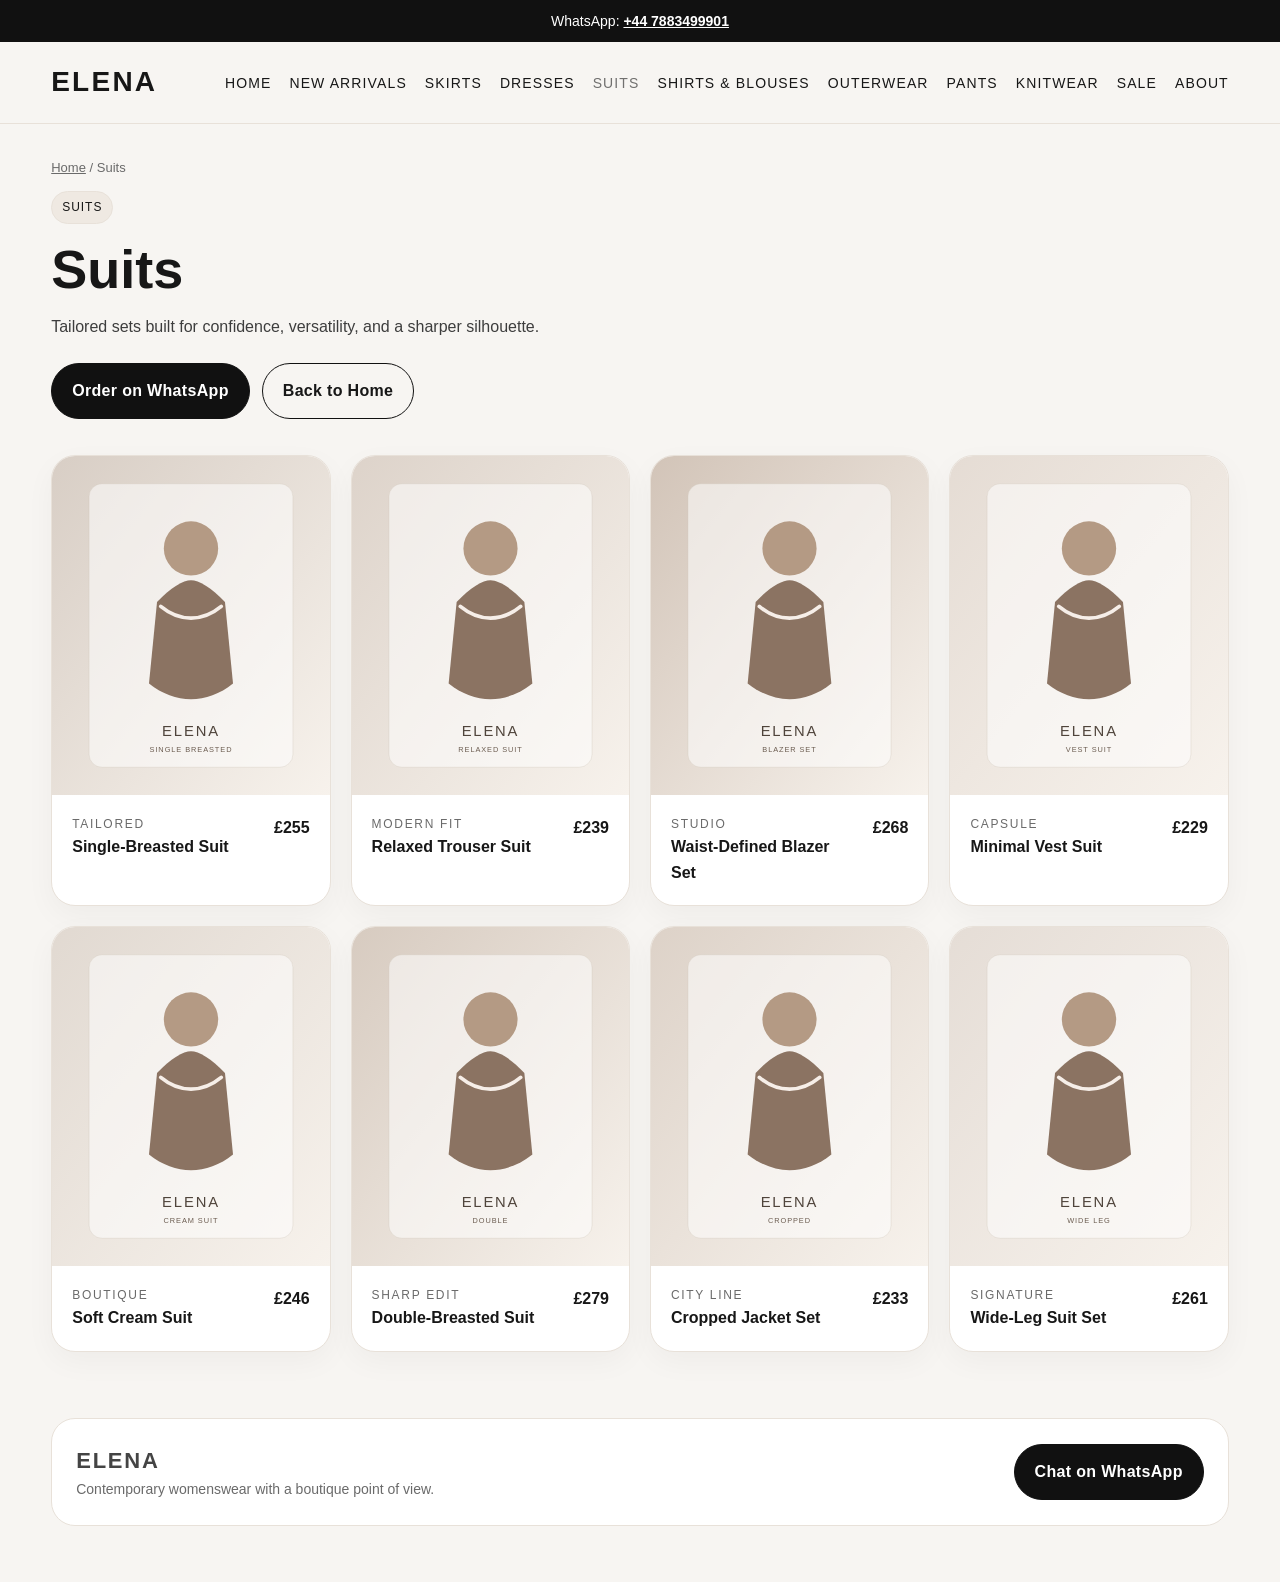
<file: suits.html>
<!doctype html>
<html lang="en">
<head>
  <meta charset="utf-8">
  <meta name="viewport" content="width=device-width,initial-scale=1">
  <title>Suits | Elena</title>
  <meta name="description" content="Elena boutique womenswear. Explore skirts, dresses, suits, outerwear and more.">
  <link rel="stylesheet" href="styles.css">
</head>
<body>
  
    <div class="topbar">
      <div class="container">WhatsApp:&nbsp;<a href="https://wa.me/447883499901">+44 7883499901</a></div>
    </div>
    <header>
      <div class="container nav-wrap">
        <a class="brand" href="index.html">ELENA</a>
        <nav><a data-nav href="index.html">Home</a><a data-nav href="new-arrivals.html">New Arrivals</a><a data-nav href="skirts.html">Skirts</a><a data-nav href="dresses.html">Dresses</a><a data-nav href="suits.html">Suits</a><a data-nav href="shirts-blouses.html">Shirts & Blouses</a><a data-nav href="outerwear.html">Outerwear</a><a data-nav href="pants.html">Pants</a><a data-nav href="knitwear.html">Knitwear</a><a data-nav href="sale.html">Sale</a><a data-nav href="about.html">About</a></nav>
      </div>
    </header>
    
  
    <main>
      <section class="page-intro">
        <div class="container">
          <div class="breadcrumb"><a href="index.html">Home</a> / Suits</div>
          <span class="badge">Suits</span>
          <h1 style="margin-top:16px">Suits</h1>
          <p>Tailored sets built for confidence, versatility, and a sharper silhouette.</p>
          <div class="actions">
            <a class="btn primary" href="https://wa.me/447883499901">Order on WhatsApp</a>
            <a class="btn secondary" href="index.html">Back to Home</a>
          </div>
        </div>
      </section>
      <section class="section">
        <div class="container">
          <div class="grid-4">
            
    <article class="product-card">
      <img src="data:image/svg+xml;utf8,%3Csvg%20xmlns%3D%22http%3A//www.w3.org/2000/svg%22%20width%3D%22900%22%20height%3D%221100%22%20viewBox%3D%220%200%20900%201100%22%3E%0A%20%20%20%20%3Cdefs%3E%0A%20%20%20%20%20%20%3ClinearGradient%20id%3D%22g%22%20x1%3D%220%22%20x2%3D%221%22%20y1%3D%220%22%20y2%3D%221%22%3E%0A%20%20%20%20%20%20%20%20%3Cstop%20offset%3D%220%25%22%20stop-color%3D%22%23d8cec5%22/%3E%0A%20%20%20%20%20%20%20%20%3Cstop%20offset%3D%22100%25%22%20stop-color%3D%22%23f7f2ec%22/%3E%0A%20%20%20%20%20%20%3C/linearGradient%3E%0A%20%20%20%20%3C/defs%3E%0A%20%20%20%20%3Crect%20width%3D%22100%25%22%20height%3D%22100%25%22%20fill%3D%22url%28%23g%29%22/%3E%0A%20%20%20%20%3Crect%20x%3D%22120%22%20y%3D%2290%22%20width%3D%22660%22%20height%3D%22920%22%20rx%3D%2242%22%20fill%3D%22rgba%28255%2C255%2C255%2C.55%29%22%20stroke%3D%22%23cabfb4%22/%3E%0A%20%20%20%20%3Ccircle%20cx%3D%22450%22%20cy%3D%22300%22%20r%3D%2288%22%20fill%3D%22%23b49a84%22/%3E%0A%20%20%20%20%3Cpath%20d%3D%22M340%20474c44-48%2085-71%20110-71s66%2023%20110%2071l26%20264c-42%2034-90%2051-136%2051-47%200-93-17-136-51z%22%20fill%3D%22%238b7362%22/%3E%0A%20%20%20%20%3Cpath%20d%3D%22M352%20488c30%2025%2066%2038%2098%2038s68-13%2098-38%22%20stroke%3D%22%23f6eee8%22%20stroke-width%3D%2212%22%20fill%3D%22none%22%20stroke-linecap%3D%22round%22/%3E%0A%20%20%20%20%3Ctext%20x%3D%22450%22%20y%3D%22910%22%20text-anchor%3D%22middle%22%20font-family%3D%22Arial%2C%20Helvetica%2C%20sans-serif%22%20font-size%3D%2248%22%20letter-spacing%3D%226%22%20fill%3D%22%234f443b%22%3EELENA%3C/text%3E%0A%20%20%20%20%3Ctext%20x%3D%22450%22%20y%3D%22962%22%20text-anchor%3D%22middle%22%20font-family%3D%22Arial%2C%20Helvetica%2C%20sans-serif%22%20font-size%3D%2224%22%20letter-spacing%3D%223%22%20fill%3D%22%236b5c50%22%3ESINGLE%20BREASTED%3C/text%3E%0A%20%20%20%20%3C/svg%3E" alt="Single-Breasted Suit">
      <div class="product-copy">
        <div>
          <div class="meta">Tailored</div>
          <strong>Single-Breasted Suit</strong>
        </div>
        <div class="price">£255</div>
      </div>
    </article>
    <article class="product-card">
      <img src="data:image/svg+xml;utf8,%3Csvg%20xmlns%3D%22http%3A//www.w3.org/2000/svg%22%20width%3D%22900%22%20height%3D%221100%22%20viewBox%3D%220%200%20900%201100%22%3E%0A%20%20%20%20%3Cdefs%3E%0A%20%20%20%20%20%20%3ClinearGradient%20id%3D%22g%22%20x1%3D%220%22%20x2%3D%221%22%20y1%3D%220%22%20y2%3D%221%22%3E%0A%20%20%20%20%20%20%20%20%3Cstop%20offset%3D%220%25%22%20stop-color%3D%22%23ddd3ca%22/%3E%0A%20%20%20%20%20%20%20%20%3Cstop%20offset%3D%22100%25%22%20stop-color%3D%22%23f7f2ec%22/%3E%0A%20%20%20%20%20%20%3C/linearGradient%3E%0A%20%20%20%20%3C/defs%3E%0A%20%20%20%20%3Crect%20width%3D%22100%25%22%20height%3D%22100%25%22%20fill%3D%22url%28%23g%29%22/%3E%0A%20%20%20%20%3Crect%20x%3D%22120%22%20y%3D%2290%22%20width%3D%22660%22%20height%3D%22920%22%20rx%3D%2242%22%20fill%3D%22rgba%28255%2C255%2C255%2C.55%29%22%20stroke%3D%22%23cabfb4%22/%3E%0A%20%20%20%20%3Ccircle%20cx%3D%22450%22%20cy%3D%22300%22%20r%3D%2288%22%20fill%3D%22%23b49a84%22/%3E%0A%20%20%20%20%3Cpath%20d%3D%22M340%20474c44-48%2085-71%20110-71s66%2023%20110%2071l26%20264c-42%2034-90%2051-136%2051-47%200-93-17-136-51z%22%20fill%3D%22%238b7362%22/%3E%0A%20%20%20%20%3Cpath%20d%3D%22M352%20488c30%2025%2066%2038%2098%2038s68-13%2098-38%22%20stroke%3D%22%23f6eee8%22%20stroke-width%3D%2212%22%20fill%3D%22none%22%20stroke-linecap%3D%22round%22/%3E%0A%20%20%20%20%3Ctext%20x%3D%22450%22%20y%3D%22910%22%20text-anchor%3D%22middle%22%20font-family%3D%22Arial%2C%20Helvetica%2C%20sans-serif%22%20font-size%3D%2248%22%20letter-spacing%3D%226%22%20fill%3D%22%234f443b%22%3EELENA%3C/text%3E%0A%20%20%20%20%3Ctext%20x%3D%22450%22%20y%3D%22962%22%20text-anchor%3D%22middle%22%20font-family%3D%22Arial%2C%20Helvetica%2C%20sans-serif%22%20font-size%3D%2224%22%20letter-spacing%3D%223%22%20fill%3D%22%236b5c50%22%3ERELAXED%20SUIT%3C/text%3E%0A%20%20%20%20%3C/svg%3E" alt="Relaxed Trouser Suit">
      <div class="product-copy">
        <div>
          <div class="meta">Modern Fit</div>
          <strong>Relaxed Trouser Suit</strong>
        </div>
        <div class="price">£239</div>
      </div>
    </article>
    <article class="product-card">
      <img src="data:image/svg+xml;utf8,%3Csvg%20xmlns%3D%22http%3A//www.w3.org/2000/svg%22%20width%3D%22900%22%20height%3D%221100%22%20viewBox%3D%220%200%20900%201100%22%3E%0A%20%20%20%20%3Cdefs%3E%0A%20%20%20%20%20%20%3ClinearGradient%20id%3D%22g%22%20x1%3D%220%22%20x2%3D%221%22%20y1%3D%220%22%20y2%3D%221%22%3E%0A%20%20%20%20%20%20%20%20%3Cstop%20offset%3D%220%25%22%20stop-color%3D%22%23d2c4b8%22/%3E%0A%20%20%20%20%20%20%20%20%3Cstop%20offset%3D%22100%25%22%20stop-color%3D%22%23f7f2ec%22/%3E%0A%20%20%20%20%20%20%3C/linearGradient%3E%0A%20%20%20%20%3C/defs%3E%0A%20%20%20%20%3Crect%20width%3D%22100%25%22%20height%3D%22100%25%22%20fill%3D%22url%28%23g%29%22/%3E%0A%20%20%20%20%3Crect%20x%3D%22120%22%20y%3D%2290%22%20width%3D%22660%22%20height%3D%22920%22%20rx%3D%2242%22%20fill%3D%22rgba%28255%2C255%2C255%2C.55%29%22%20stroke%3D%22%23cabfb4%22/%3E%0A%20%20%20%20%3Ccircle%20cx%3D%22450%22%20cy%3D%22300%22%20r%3D%2288%22%20fill%3D%22%23b49a84%22/%3E%0A%20%20%20%20%3Cpath%20d%3D%22M340%20474c44-48%2085-71%20110-71s66%2023%20110%2071l26%20264c-42%2034-90%2051-136%2051-47%200-93-17-136-51z%22%20fill%3D%22%238b7362%22/%3E%0A%20%20%20%20%3Cpath%20d%3D%22M352%20488c30%2025%2066%2038%2098%2038s68-13%2098-38%22%20stroke%3D%22%23f6eee8%22%20stroke-width%3D%2212%22%20fill%3D%22none%22%20stroke-linecap%3D%22round%22/%3E%0A%20%20%20%20%3Ctext%20x%3D%22450%22%20y%3D%22910%22%20text-anchor%3D%22middle%22%20font-family%3D%22Arial%2C%20Helvetica%2C%20sans-serif%22%20font-size%3D%2248%22%20letter-spacing%3D%226%22%20fill%3D%22%234f443b%22%3EELENA%3C/text%3E%0A%20%20%20%20%3Ctext%20x%3D%22450%22%20y%3D%22962%22%20text-anchor%3D%22middle%22%20font-family%3D%22Arial%2C%20Helvetica%2C%20sans-serif%22%20font-size%3D%2224%22%20letter-spacing%3D%223%22%20fill%3D%22%236b5c50%22%3EBLAZER%20SET%3C/text%3E%0A%20%20%20%20%3C/svg%3E" alt="Waist-Defined Blazer Set">
      <div class="product-copy">
        <div>
          <div class="meta">Studio</div>
          <strong>Waist-Defined Blazer Set</strong>
        </div>
        <div class="price">£268</div>
      </div>
    </article>
    <article class="product-card">
      <img src="data:image/svg+xml;utf8,%3Csvg%20xmlns%3D%22http%3A//www.w3.org/2000/svg%22%20width%3D%22900%22%20height%3D%221100%22%20viewBox%3D%220%200%20900%201100%22%3E%0A%20%20%20%20%3Cdefs%3E%0A%20%20%20%20%20%20%3ClinearGradient%20id%3D%22g%22%20x1%3D%220%22%20x2%3D%221%22%20y1%3D%220%22%20y2%3D%221%22%3E%0A%20%20%20%20%20%20%20%20%3Cstop%20offset%3D%220%25%22%20stop-color%3D%22%23e5dcd4%22/%3E%0A%20%20%20%20%20%20%20%20%3Cstop%20offset%3D%22100%25%22%20stop-color%3D%22%23f7f2ec%22/%3E%0A%20%20%20%20%20%20%3C/linearGradient%3E%0A%20%20%20%20%3C/defs%3E%0A%20%20%20%20%3Crect%20width%3D%22100%25%22%20height%3D%22100%25%22%20fill%3D%22url%28%23g%29%22/%3E%0A%20%20%20%20%3Crect%20x%3D%22120%22%20y%3D%2290%22%20width%3D%22660%22%20height%3D%22920%22%20rx%3D%2242%22%20fill%3D%22rgba%28255%2C255%2C255%2C.55%29%22%20stroke%3D%22%23cabfb4%22/%3E%0A%20%20%20%20%3Ccircle%20cx%3D%22450%22%20cy%3D%22300%22%20r%3D%2288%22%20fill%3D%22%23b49a84%22/%3E%0A%20%20%20%20%3Cpath%20d%3D%22M340%20474c44-48%2085-71%20110-71s66%2023%20110%2071l26%20264c-42%2034-90%2051-136%2051-47%200-93-17-136-51z%22%20fill%3D%22%238b7362%22/%3E%0A%20%20%20%20%3Cpath%20d%3D%22M352%20488c30%2025%2066%2038%2098%2038s68-13%2098-38%22%20stroke%3D%22%23f6eee8%22%20stroke-width%3D%2212%22%20fill%3D%22none%22%20stroke-linecap%3D%22round%22/%3E%0A%20%20%20%20%3Ctext%20x%3D%22450%22%20y%3D%22910%22%20text-anchor%3D%22middle%22%20font-family%3D%22Arial%2C%20Helvetica%2C%20sans-serif%22%20font-size%3D%2248%22%20letter-spacing%3D%226%22%20fill%3D%22%234f443b%22%3EELENA%3C/text%3E%0A%20%20%20%20%3Ctext%20x%3D%22450%22%20y%3D%22962%22%20text-anchor%3D%22middle%22%20font-family%3D%22Arial%2C%20Helvetica%2C%20sans-serif%22%20font-size%3D%2224%22%20letter-spacing%3D%223%22%20fill%3D%22%236b5c50%22%3EVEST%20SUIT%3C/text%3E%0A%20%20%20%20%3C/svg%3E" alt="Minimal Vest Suit">
      <div class="product-copy">
        <div>
          <div class="meta">Capsule</div>
          <strong>Minimal Vest Suit</strong>
        </div>
        <div class="price">£229</div>
      </div>
    </article>
    <article class="product-card">
      <img src="data:image/svg+xml;utf8,%3Csvg%20xmlns%3D%22http%3A//www.w3.org/2000/svg%22%20width%3D%22900%22%20height%3D%221100%22%20viewBox%3D%220%200%20900%201100%22%3E%0A%20%20%20%20%3Cdefs%3E%0A%20%20%20%20%20%20%3ClinearGradient%20id%3D%22g%22%20x1%3D%220%22%20x2%3D%221%22%20y1%3D%220%22%20y2%3D%221%22%3E%0A%20%20%20%20%20%20%20%20%3Cstop%20offset%3D%220%25%22%20stop-color%3D%22%23e1d9d1%22/%3E%0A%20%20%20%20%20%20%20%20%3Cstop%20offset%3D%22100%25%22%20stop-color%3D%22%23f7f2ec%22/%3E%0A%20%20%20%20%20%20%3C/linearGradient%3E%0A%20%20%20%20%3C/defs%3E%0A%20%20%20%20%3Crect%20width%3D%22100%25%22%20height%3D%22100%25%22%20fill%3D%22url%28%23g%29%22/%3E%0A%20%20%20%20%3Crect%20x%3D%22120%22%20y%3D%2290%22%20width%3D%22660%22%20height%3D%22920%22%20rx%3D%2242%22%20fill%3D%22rgba%28255%2C255%2C255%2C.55%29%22%20stroke%3D%22%23cabfb4%22/%3E%0A%20%20%20%20%3Ccircle%20cx%3D%22450%22%20cy%3D%22300%22%20r%3D%2288%22%20fill%3D%22%23b49a84%22/%3E%0A%20%20%20%20%3Cpath%20d%3D%22M340%20474c44-48%2085-71%20110-71s66%2023%20110%2071l26%20264c-42%2034-90%2051-136%2051-47%200-93-17-136-51z%22%20fill%3D%22%238b7362%22/%3E%0A%20%20%20%20%3Cpath%20d%3D%22M352%20488c30%2025%2066%2038%2098%2038s68-13%2098-38%22%20stroke%3D%22%23f6eee8%22%20stroke-width%3D%2212%22%20fill%3D%22none%22%20stroke-linecap%3D%22round%22/%3E%0A%20%20%20%20%3Ctext%20x%3D%22450%22%20y%3D%22910%22%20text-anchor%3D%22middle%22%20font-family%3D%22Arial%2C%20Helvetica%2C%20sans-serif%22%20font-size%3D%2248%22%20letter-spacing%3D%226%22%20fill%3D%22%234f443b%22%3EELENA%3C/text%3E%0A%20%20%20%20%3Ctext%20x%3D%22450%22%20y%3D%22962%22%20text-anchor%3D%22middle%22%20font-family%3D%22Arial%2C%20Helvetica%2C%20sans-serif%22%20font-size%3D%2224%22%20letter-spacing%3D%223%22%20fill%3D%22%236b5c50%22%3ECREAM%20SUIT%3C/text%3E%0A%20%20%20%20%3C/svg%3E" alt="Soft Cream Suit">
      <div class="product-copy">
        <div>
          <div class="meta">Boutique</div>
          <strong>Soft Cream Suit</strong>
        </div>
        <div class="price">£246</div>
      </div>
    </article>
    <article class="product-card">
      <img src="data:image/svg+xml;utf8,%3Csvg%20xmlns%3D%22http%3A//www.w3.org/2000/svg%22%20width%3D%22900%22%20height%3D%221100%22%20viewBox%3D%220%200%20900%201100%22%3E%0A%20%20%20%20%3Cdefs%3E%0A%20%20%20%20%20%20%3ClinearGradient%20id%3D%22g%22%20x1%3D%220%22%20x2%3D%221%22%20y1%3D%220%22%20y2%3D%221%22%3E%0A%20%20%20%20%20%20%20%20%3Cstop%20offset%3D%220%25%22%20stop-color%3D%22%23d7cbc0%22/%3E%0A%20%20%20%20%20%20%20%20%3Cstop%20offset%3D%22100%25%22%20stop-color%3D%22%23f7f2ec%22/%3E%0A%20%20%20%20%20%20%3C/linearGradient%3E%0A%20%20%20%20%3C/defs%3E%0A%20%20%20%20%3Crect%20width%3D%22100%25%22%20height%3D%22100%25%22%20fill%3D%22url%28%23g%29%22/%3E%0A%20%20%20%20%3Crect%20x%3D%22120%22%20y%3D%2290%22%20width%3D%22660%22%20height%3D%22920%22%20rx%3D%2242%22%20fill%3D%22rgba%28255%2C255%2C255%2C.55%29%22%20stroke%3D%22%23cabfb4%22/%3E%0A%20%20%20%20%3Ccircle%20cx%3D%22450%22%20cy%3D%22300%22%20r%3D%2288%22%20fill%3D%22%23b49a84%22/%3E%0A%20%20%20%20%3Cpath%20d%3D%22M340%20474c44-48%2085-71%20110-71s66%2023%20110%2071l26%20264c-42%2034-90%2051-136%2051-47%200-93-17-136-51z%22%20fill%3D%22%238b7362%22/%3E%0A%20%20%20%20%3Cpath%20d%3D%22M352%20488c30%2025%2066%2038%2098%2038s68-13%2098-38%22%20stroke%3D%22%23f6eee8%22%20stroke-width%3D%2212%22%20fill%3D%22none%22%20stroke-linecap%3D%22round%22/%3E%0A%20%20%20%20%3Ctext%20x%3D%22450%22%20y%3D%22910%22%20text-anchor%3D%22middle%22%20font-family%3D%22Arial%2C%20Helvetica%2C%20sans-serif%22%20font-size%3D%2248%22%20letter-spacing%3D%226%22%20fill%3D%22%234f443b%22%3EELENA%3C/text%3E%0A%20%20%20%20%3Ctext%20x%3D%22450%22%20y%3D%22962%22%20text-anchor%3D%22middle%22%20font-family%3D%22Arial%2C%20Helvetica%2C%20sans-serif%22%20font-size%3D%2224%22%20letter-spacing%3D%223%22%20fill%3D%22%236b5c50%22%3EDOUBLE%3C/text%3E%0A%20%20%20%20%3C/svg%3E" alt="Double-Breasted Suit">
      <div class="product-copy">
        <div>
          <div class="meta">Sharp Edit</div>
          <strong>Double-Breasted Suit</strong>
        </div>
        <div class="price">£279</div>
      </div>
    </article>
    <article class="product-card">
      <img src="data:image/svg+xml;utf8,%3Csvg%20xmlns%3D%22http%3A//www.w3.org/2000/svg%22%20width%3D%22900%22%20height%3D%221100%22%20viewBox%3D%220%200%20900%201100%22%3E%0A%20%20%20%20%3Cdefs%3E%0A%20%20%20%20%20%20%3ClinearGradient%20id%3D%22g%22%20x1%3D%220%22%20x2%3D%221%22%20y1%3D%220%22%20y2%3D%221%22%3E%0A%20%20%20%20%20%20%20%20%3Cstop%20offset%3D%220%25%22%20stop-color%3D%22%23ddd2c8%22/%3E%0A%20%20%20%20%20%20%20%20%3Cstop%20offset%3D%22100%25%22%20stop-color%3D%22%23f7f2ec%22/%3E%0A%20%20%20%20%20%20%3C/linearGradient%3E%0A%20%20%20%20%3C/defs%3E%0A%20%20%20%20%3Crect%20width%3D%22100%25%22%20height%3D%22100%25%22%20fill%3D%22url%28%23g%29%22/%3E%0A%20%20%20%20%3Crect%20x%3D%22120%22%20y%3D%2290%22%20width%3D%22660%22%20height%3D%22920%22%20rx%3D%2242%22%20fill%3D%22rgba%28255%2C255%2C255%2C.55%29%22%20stroke%3D%22%23cabfb4%22/%3E%0A%20%20%20%20%3Ccircle%20cx%3D%22450%22%20cy%3D%22300%22%20r%3D%2288%22%20fill%3D%22%23b49a84%22/%3E%0A%20%20%20%20%3Cpath%20d%3D%22M340%20474c44-48%2085-71%20110-71s66%2023%20110%2071l26%20264c-42%2034-90%2051-136%2051-47%200-93-17-136-51z%22%20fill%3D%22%238b7362%22/%3E%0A%20%20%20%20%3Cpath%20d%3D%22M352%20488c30%2025%2066%2038%2098%2038s68-13%2098-38%22%20stroke%3D%22%23f6eee8%22%20stroke-width%3D%2212%22%20fill%3D%22none%22%20stroke-linecap%3D%22round%22/%3E%0A%20%20%20%20%3Ctext%20x%3D%22450%22%20y%3D%22910%22%20text-anchor%3D%22middle%22%20font-family%3D%22Arial%2C%20Helvetica%2C%20sans-serif%22%20font-size%3D%2248%22%20letter-spacing%3D%226%22%20fill%3D%22%234f443b%22%3EELENA%3C/text%3E%0A%20%20%20%20%3Ctext%20x%3D%22450%22%20y%3D%22962%22%20text-anchor%3D%22middle%22%20font-family%3D%22Arial%2C%20Helvetica%2C%20sans-serif%22%20font-size%3D%2224%22%20letter-spacing%3D%223%22%20fill%3D%22%236b5c50%22%3ECROPPED%3C/text%3E%0A%20%20%20%20%3C/svg%3E" alt="Cropped Jacket Set">
      <div class="product-copy">
        <div>
          <div class="meta">City Line</div>
          <strong>Cropped Jacket Set</strong>
        </div>
        <div class="price">£233</div>
      </div>
    </article>
    <article class="product-card">
      <img src="data:image/svg+xml;utf8,%3Csvg%20xmlns%3D%22http%3A//www.w3.org/2000/svg%22%20width%3D%22900%22%20height%3D%221100%22%20viewBox%3D%220%200%20900%201100%22%3E%0A%20%20%20%20%3Cdefs%3E%0A%20%20%20%20%20%20%3ClinearGradient%20id%3D%22g%22%20x1%3D%220%22%20x2%3D%221%22%20y1%3D%220%22%20y2%3D%221%22%3E%0A%20%20%20%20%20%20%20%20%3Cstop%20offset%3D%220%25%22%20stop-color%3D%22%23e5ddd6%22/%3E%0A%20%20%20%20%20%20%20%20%3Cstop%20offset%3D%22100%25%22%20stop-color%3D%22%23f7f2ec%22/%3E%0A%20%20%20%20%20%20%3C/linearGradient%3E%0A%20%20%20%20%3C/defs%3E%0A%20%20%20%20%3Crect%20width%3D%22100%25%22%20height%3D%22100%25%22%20fill%3D%22url%28%23g%29%22/%3E%0A%20%20%20%20%3Crect%20x%3D%22120%22%20y%3D%2290%22%20width%3D%22660%22%20height%3D%22920%22%20rx%3D%2242%22%20fill%3D%22rgba%28255%2C255%2C255%2C.55%29%22%20stroke%3D%22%23cabfb4%22/%3E%0A%20%20%20%20%3Ccircle%20cx%3D%22450%22%20cy%3D%22300%22%20r%3D%2288%22%20fill%3D%22%23b49a84%22/%3E%0A%20%20%20%20%3Cpath%20d%3D%22M340%20474c44-48%2085-71%20110-71s66%2023%20110%2071l26%20264c-42%2034-90%2051-136%2051-47%200-93-17-136-51z%22%20fill%3D%22%238b7362%22/%3E%0A%20%20%20%20%3Cpath%20d%3D%22M352%20488c30%2025%2066%2038%2098%2038s68-13%2098-38%22%20stroke%3D%22%23f6eee8%22%20stroke-width%3D%2212%22%20fill%3D%22none%22%20stroke-linecap%3D%22round%22/%3E%0A%20%20%20%20%3Ctext%20x%3D%22450%22%20y%3D%22910%22%20text-anchor%3D%22middle%22%20font-family%3D%22Arial%2C%20Helvetica%2C%20sans-serif%22%20font-size%3D%2248%22%20letter-spacing%3D%226%22%20fill%3D%22%234f443b%22%3EELENA%3C/text%3E%0A%20%20%20%20%3Ctext%20x%3D%22450%22%20y%3D%22962%22%20text-anchor%3D%22middle%22%20font-family%3D%22Arial%2C%20Helvetica%2C%20sans-serif%22%20font-size%3D%2224%22%20letter-spacing%3D%223%22%20fill%3D%22%236b5c50%22%3EWIDE%20LEG%3C/text%3E%0A%20%20%20%20%3C/svg%3E" alt="Wide-Leg Suit Set">
      <div class="product-copy">
        <div>
          <div class="meta">Signature</div>
          <strong>Wide-Leg Suit Set</strong>
        </div>
        <div class="price">£261</div>
      </div>
    </article>
          </div>
        </div>
      </section>
    </main>
    
  
    <footer>
      <div class="container">
        <div class="footer-box">
          <div>
            <div class="brand" style="font-size:22px">ELENA</div>
            <div class="small">Contemporary womenswear with a boutique point of view.</div>
          </div>
          <div>
            <a class="btn primary" href="https://wa.me/447883499901">Chat on WhatsApp</a>
          </div>
        </div>
      </div>
    </footer>
    <script src="script.js"></script>
    
</body>
</html>
</file>
<file: styles.css>
:root{
  --bg:#f7f5f2;
  --surface:#ffffff;
  --text:#171717;
  --muted:#6a6a6a;
  --line:#e8e1d9;
  --accent:#111111;
  --soft:#efe9e2;
}
*{box-sizing:border-box}
html{scroll-behavior:smooth}
body{
  margin:0;
  font-family: Arial, Helvetica, sans-serif;
  color:var(--text);
  background:var(--bg);
  line-height:1.6;
}
a{color:inherit;text-decoration:none}
img{max-width:100%;display:block}
.container{width:min(1180px,92%);margin:0 auto}
.topbar{
  background:#111;color:#fff;font-size:14px;
}
.topbar .container{display:flex;justify-content:center;align-items:center;padding:10px 0}
.topbar a{font-weight:700;text-decoration:underline}
header{
  position:sticky;top:0;z-index:10;
  background:rgba(247,245,242,.95);
  backdrop-filter: blur(12px);
  border-bottom:1px solid var(--line);
}
.nav-wrap{display:flex;align-items:center;justify-content:space-between;padding:18px 0}
.brand{font-size:28px;font-weight:700;letter-spacing:.08em}
nav{display:flex;gap:18px;flex-wrap:wrap;justify-content:flex-end}
nav a{font-size:14px;text-transform:uppercase;letter-spacing:.08em}
nav a:hover,.active{opacity:.6}
.hero{
  padding:48px 0 28px;
}
.hero-grid{
  display:grid;grid-template-columns:1.2fr .8fr;gap:22px;align-items:stretch;
}
.hero-card,.feature-card,.look-card,.content-card,.product-card,.about-card{
  background:var(--surface);
  border:1px solid var(--line);
  border-radius:24px;
  overflow:hidden;
  box-shadow:0 10px 30px rgba(0,0,0,.04);
}
.hero-copy{padding:42px}
.kicker{font-size:12px;letter-spacing:.2em;text-transform:uppercase;color:var(--muted);margin-bottom:16px}
h1,h2,h3{line-height:1.1;margin:0 0 14px}
h1{font-size:54px}
h2{font-size:34px}
h3{font-size:22px}
p{margin:0 0 14px}
.lead{font-size:18px;color:#333;max-width:54ch}
.actions{display:flex;gap:12px;flex-wrap:wrap;margin-top:24px}
.btn{
  display:inline-block;padding:14px 20px;border-radius:999px;border:1px solid #111;
  font-weight:700;letter-spacing:.02em
}
.btn.primary{background:#111;color:#fff}
.btn.secondary{background:transparent}
.btn:hover{transform:translateY(-1px)}
.section{padding:28px 0}
.section-head{display:flex;align-items:end;justify-content:space-between;gap:20px;margin-bottom:18px}
.grid-3{display:grid;grid-template-columns:repeat(3,1fr);gap:20px}
.grid-4{display:grid;grid-template-columns:repeat(4,1fr);gap:20px}
.grid-2{display:grid;grid-template-columns:repeat(2,1fr);gap:20px}
.feature-copy,.look-copy,.content-copy,.about-copy,.product-copy{padding:20px}
.meta{font-size:12px;letter-spacing:.14em;color:var(--muted);text-transform:uppercase}
.card-link{display:inline-block;margin-top:10px;font-weight:700}
.page-intro{padding:34px 0 8px}
.page-intro p{max-width:60ch;color:#3d3d3d}
.product-copy{display:flex;justify-content:space-between;align-items:flex-start;gap:16px}
.price{font-weight:700}
.badge{
  display:inline-block;background:var(--soft);border:1px solid var(--line);
  padding:6px 10px;border-radius:999px;font-size:12px;text-transform:uppercase;letter-spacing:.08em
}
footer{padding:38px 0 56px;color:#444}
.footer-box{
  background:var(--surface);border:1px solid var(--line);border-radius:24px;padding:24px;
  display:flex;justify-content:space-between;gap:20px;align-items:center;flex-wrap:wrap
}
.small{font-size:14px;color:var(--muted)}
.breadcrumb{font-size:13px;color:var(--muted);margin-bottom:12px}
.breadcrumb a{text-decoration:underline}
@media (max-width: 980px){
  .hero-grid,.grid-4,.grid-3,.grid-2{grid-template-columns:1fr 1fr}
  h1{font-size:42px}
}
@media (max-width: 720px){
  nav{display:none}
  .hero-grid,.grid-4,.grid-3,.grid-2{grid-template-columns:1fr}
  .hero-copy{padding:28px}
  h1{font-size:34px}
  .section-head{align-items:flex-start;flex-direction:column}
}
</file>
